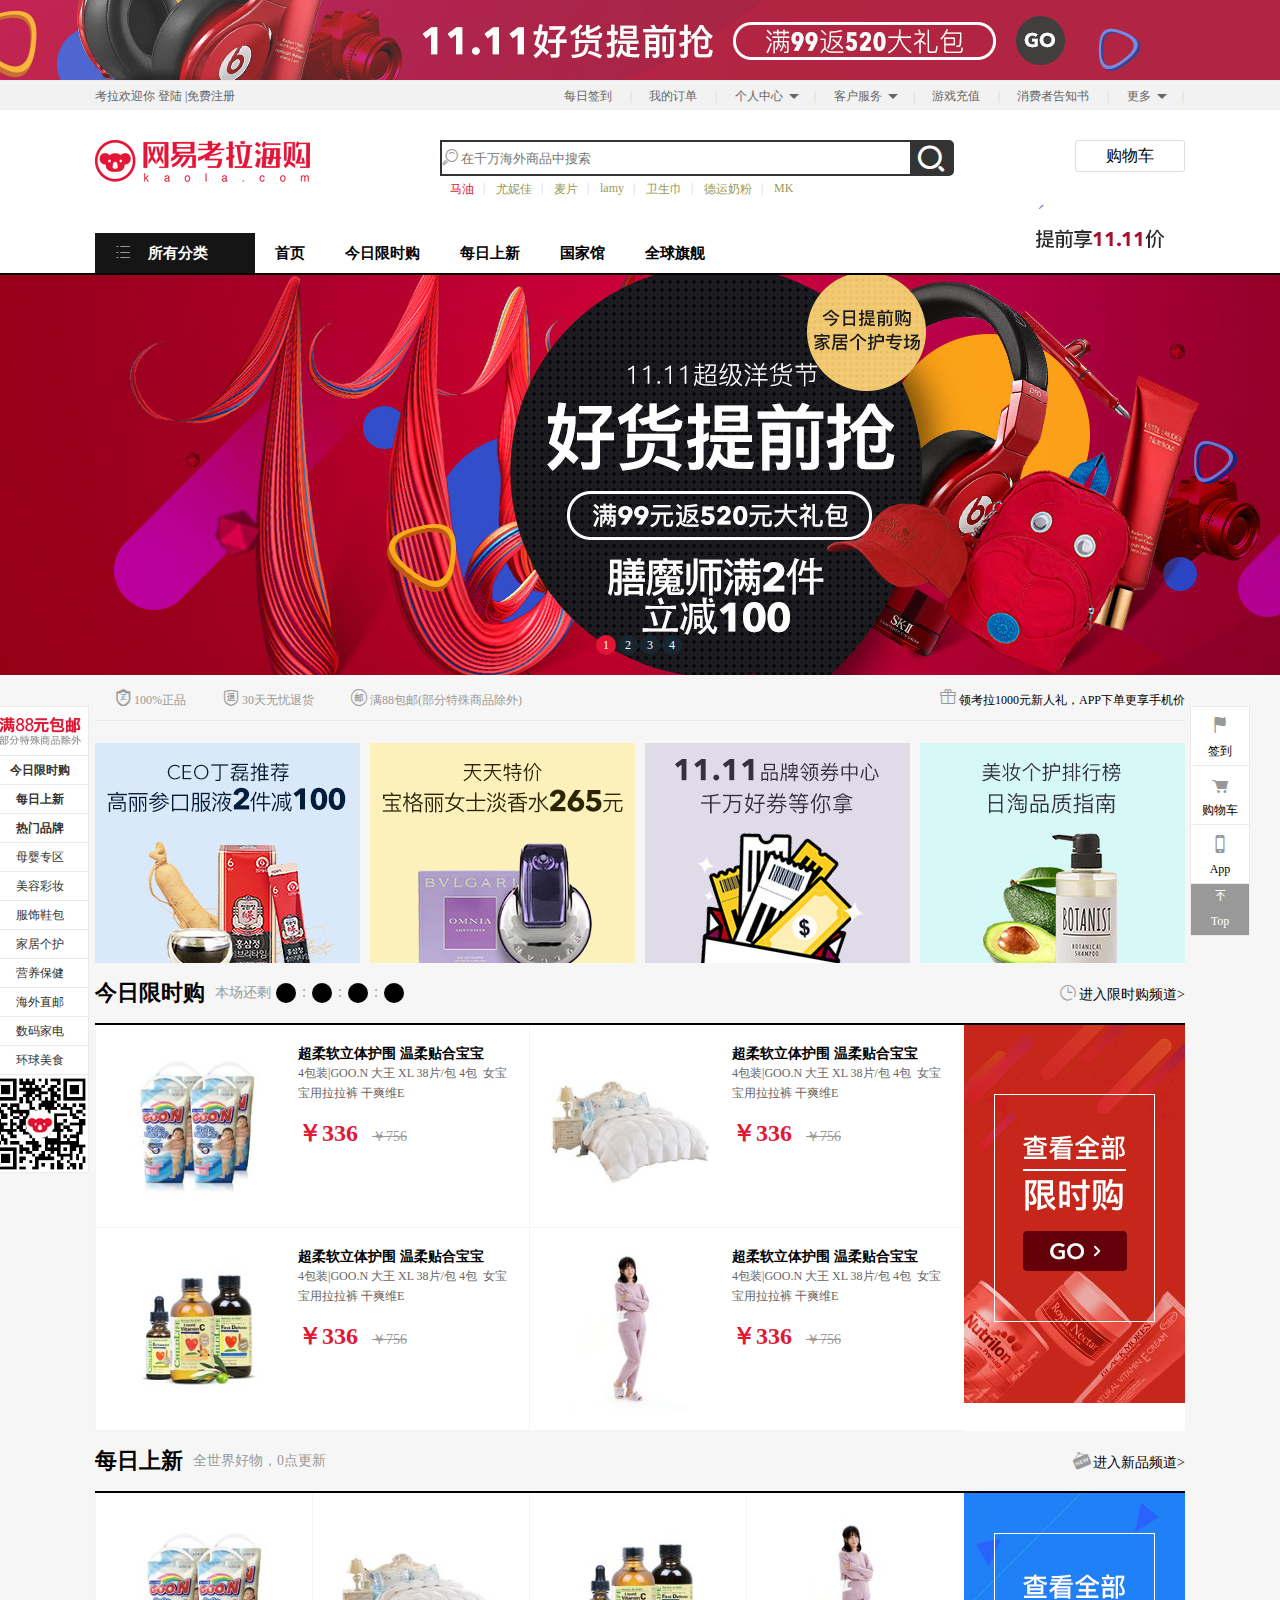
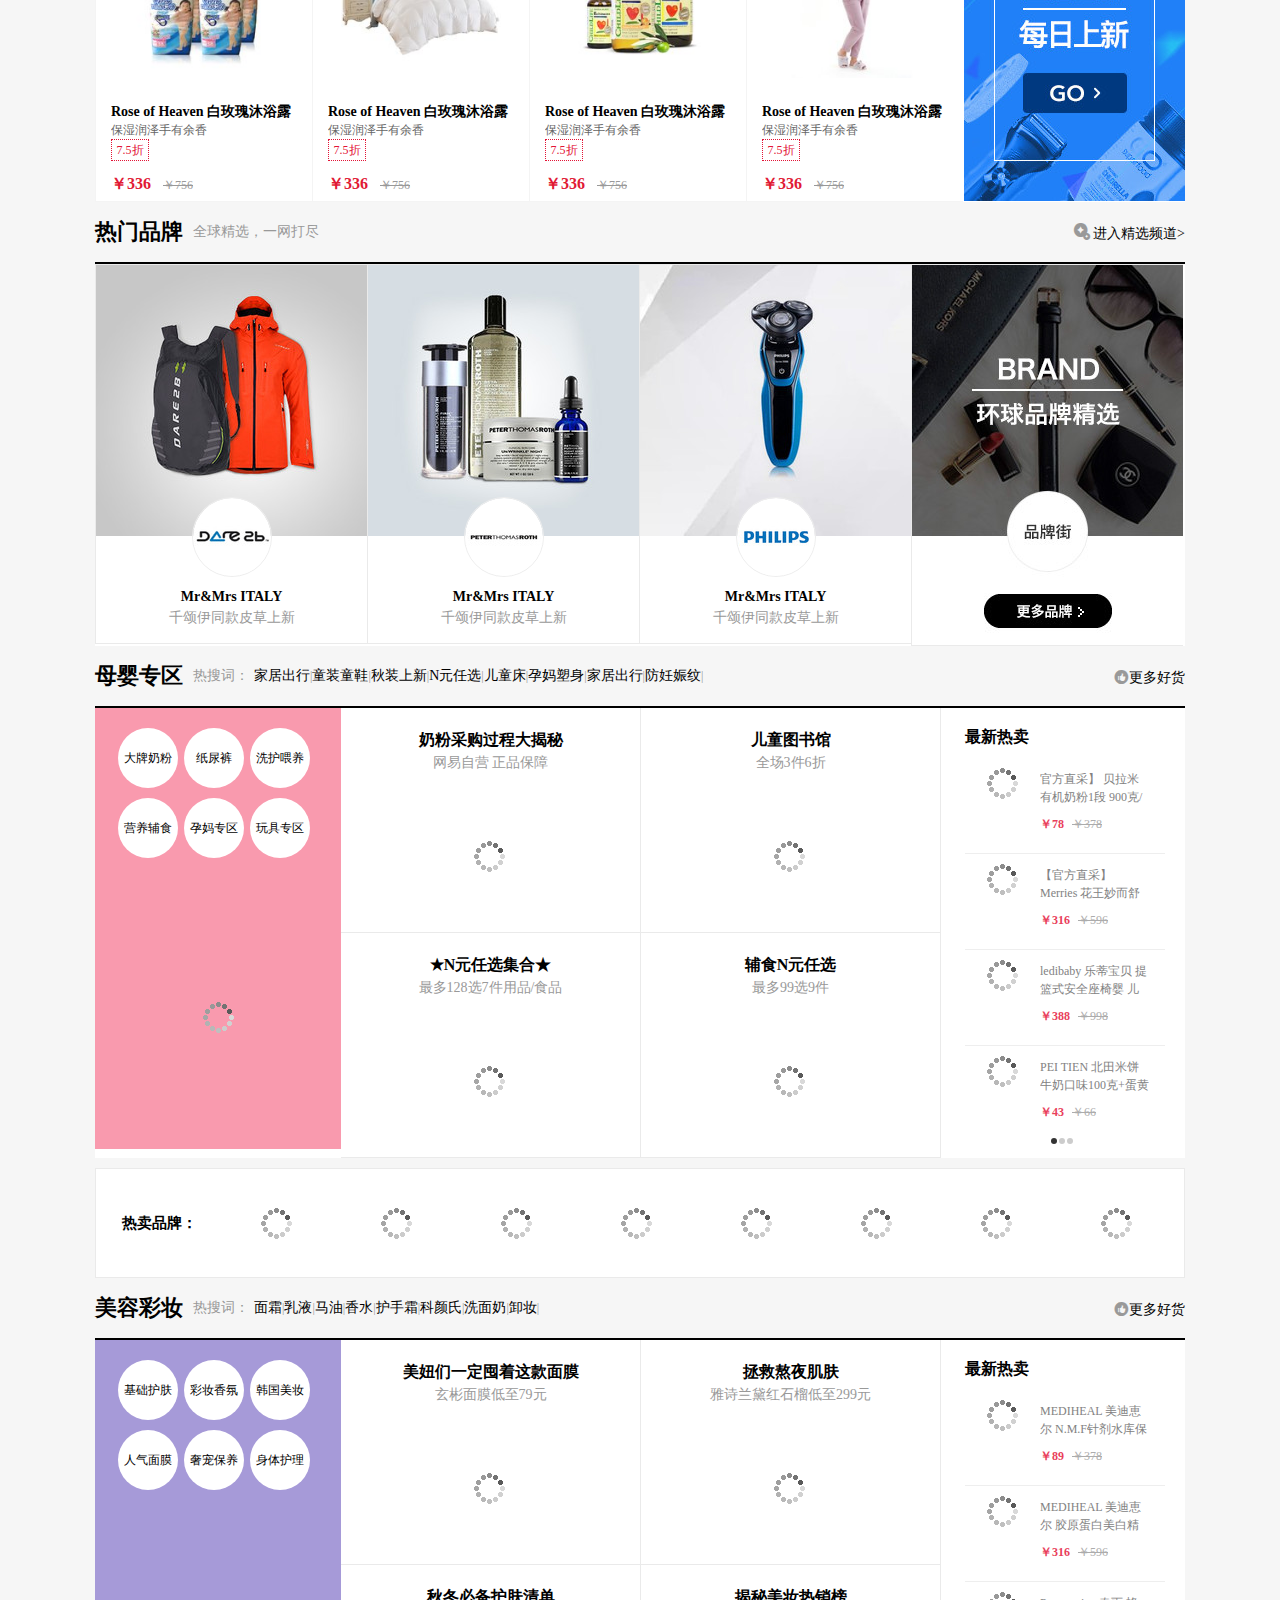
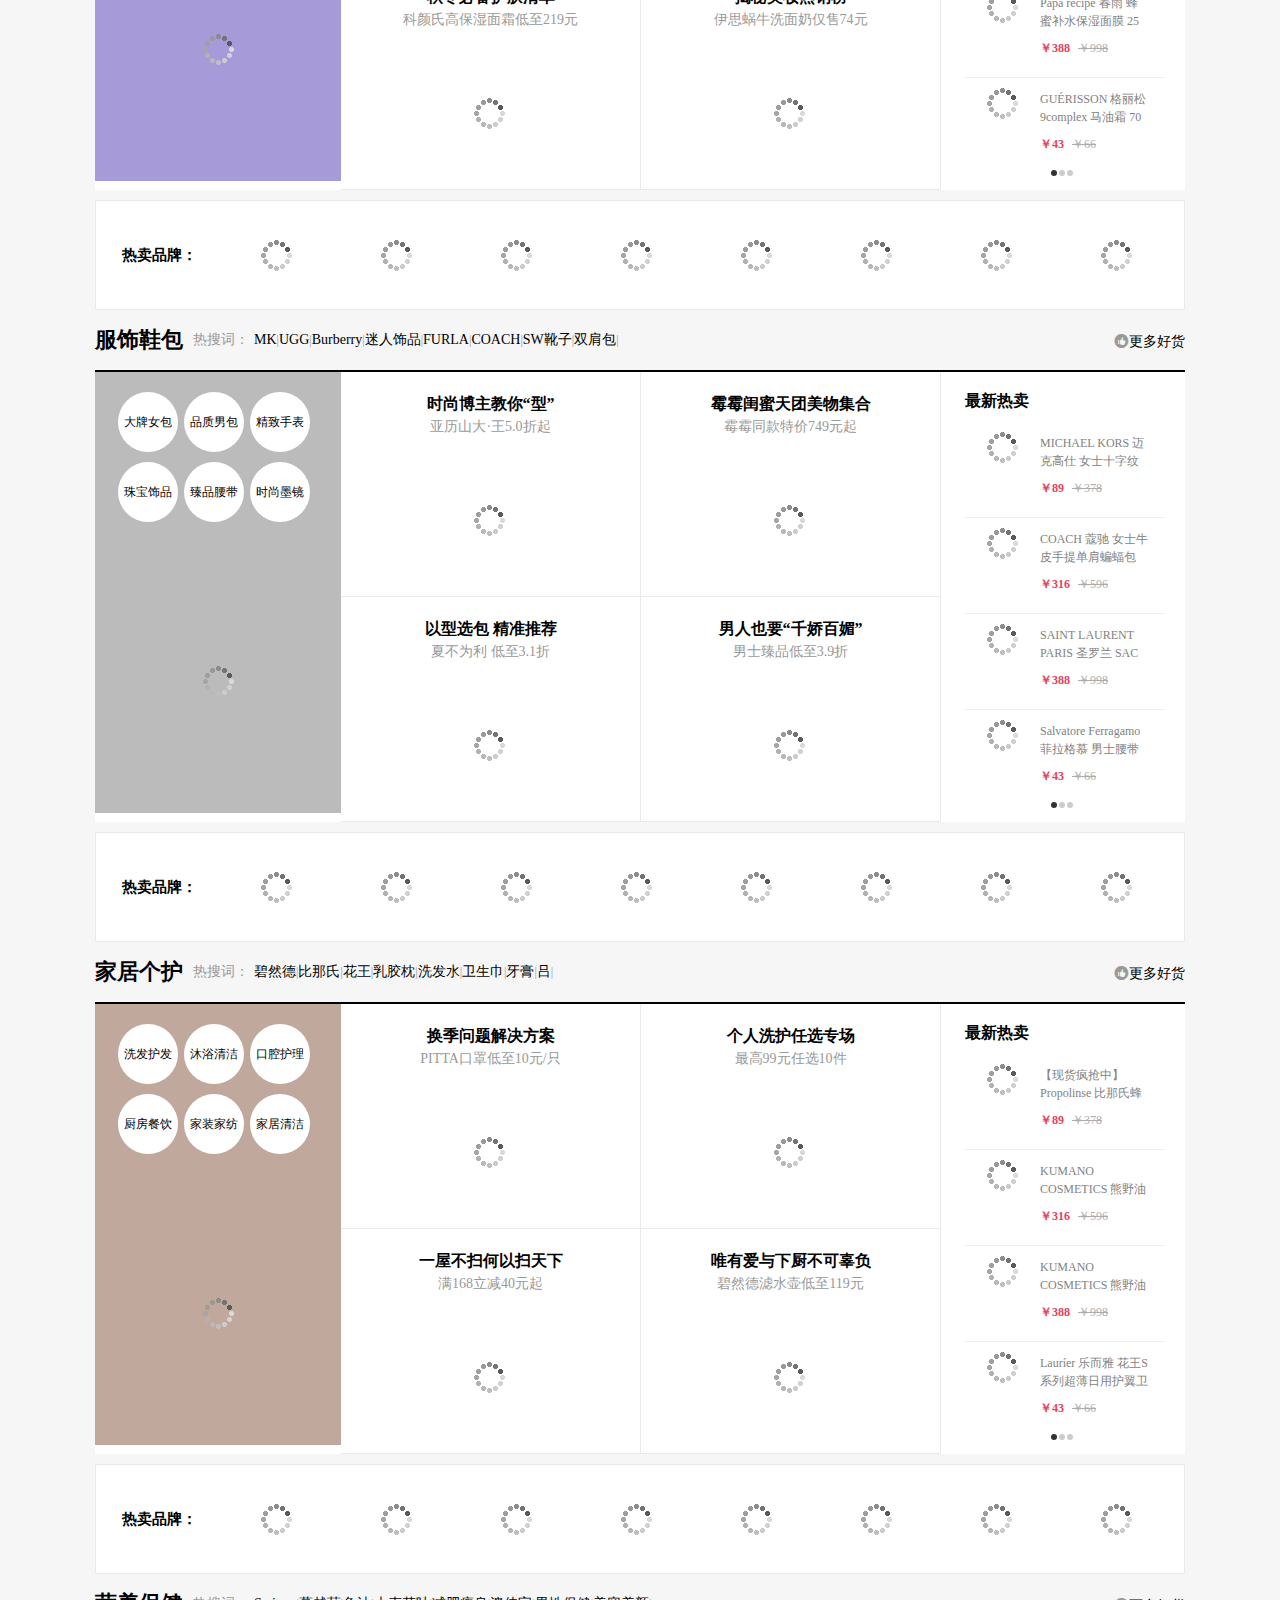
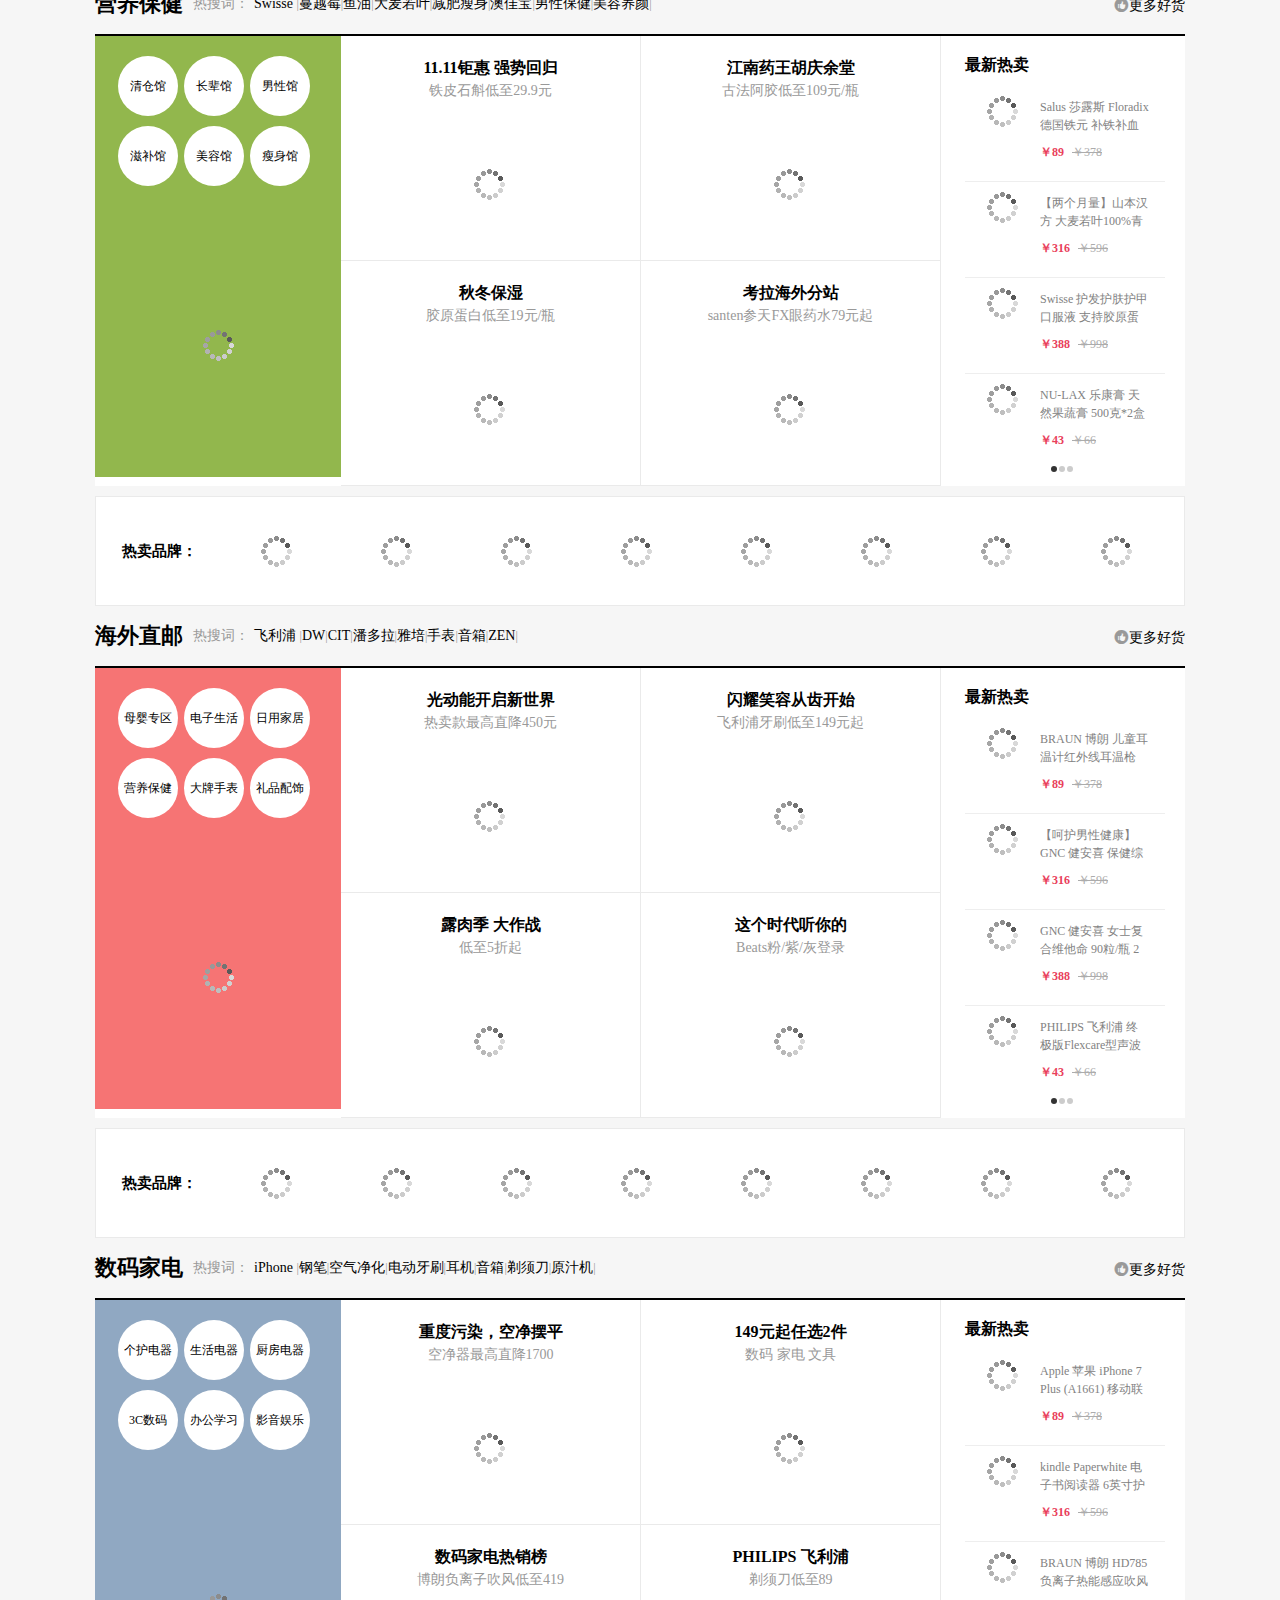
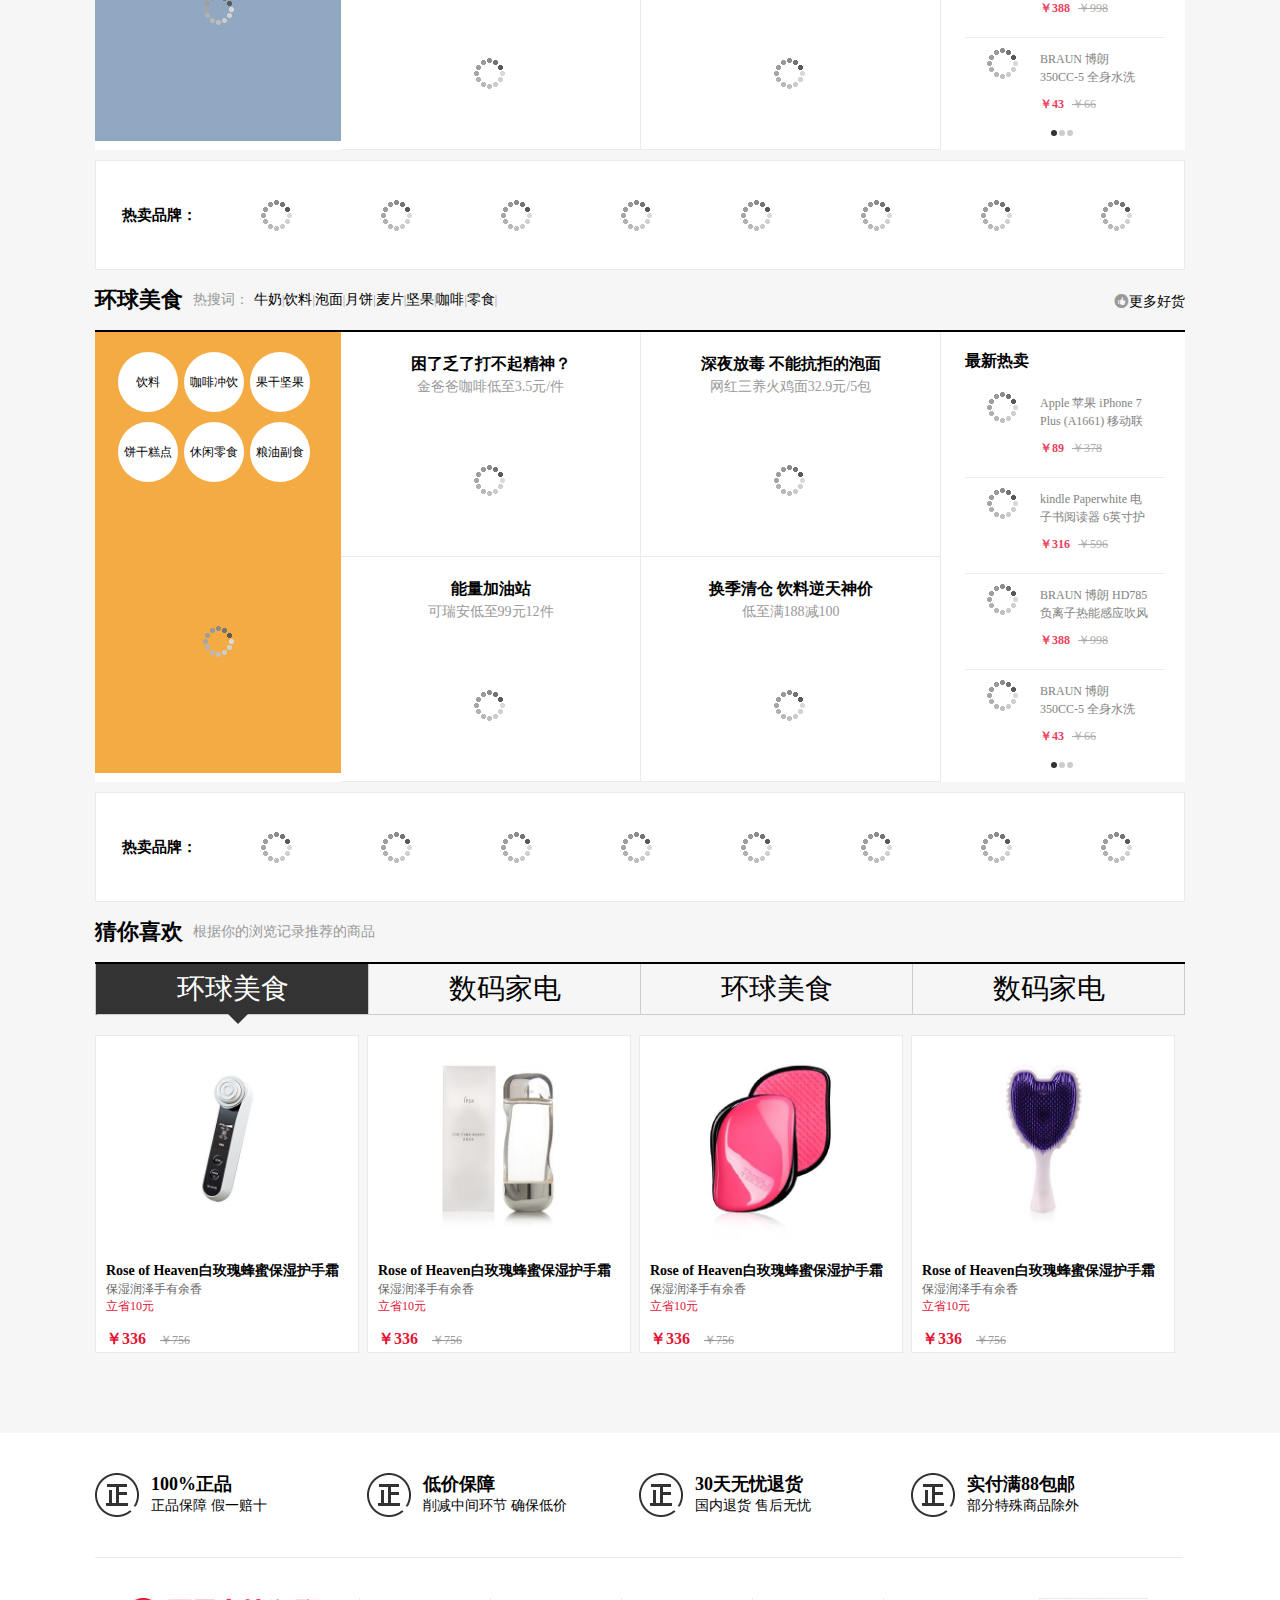
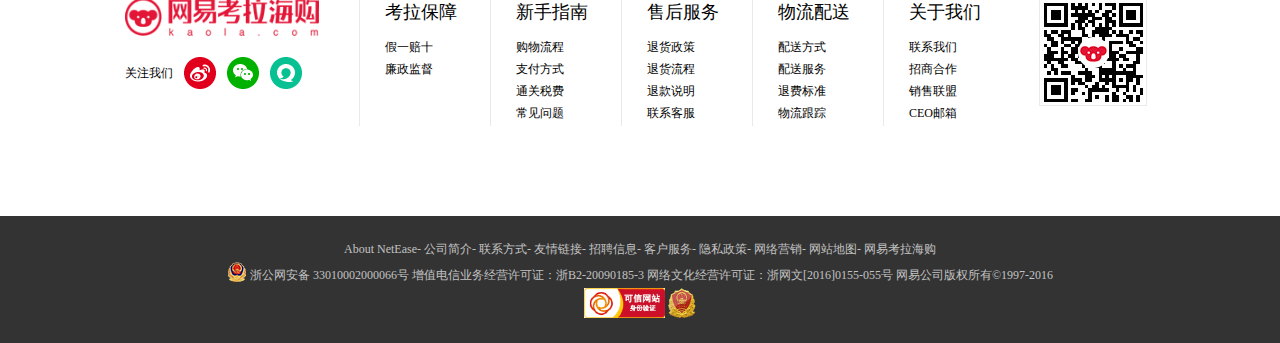
<file: index.html>
<!DOCTYPE html>
<html lang="en">
<head>
	<meta charset="UTF-8">
	<title>网易考拉海购-网易旗下_正品低价_海外直采_海外直邮</title>
	<link rel="stylesheet" type="text/css" href="css/basic.css">
	<meta name="keywords" content="网易考拉海购，海淘，跨境购，代购，进口，跨境电商，海外直邮" >
	<meta name="description" content="网易考拉海购-网易旗下_正品低价_海外直采_海外直邮.网易考拉是国内领先的跨境购物商城，轻松购遍海外进口母婴，进口美食 ，进口美妆、进口电子数码，更多产品正陆续推出。网易考拉海购-安全、放心的跨境购物网站，官方认证，正品保证。">
	<meta name="renderer" content="webkit">   <!-- content的取值为webkit，ie-comp，ie-stand之一，区分大小写，分别代表用极速模式，兼容模式，IE模式打开。 -->
	<link rel="icon" href="img/kaola.ico">
</head>
<body>
<!-- Top -->
	<div id="top">
		<a href="javascript:;">
			<img src="img/top.jpg" alt="logo">
		</a>
	</div>
<!-- End Top -->

<!-- Head -->
	<div id="head">
		<div class="head_wrap center">
			<div class="head_L">
				<a href="javascript:;">考拉欢迎你</a>
				<a href="javascript:;">登陆</a>
				<a href="javascript:;">|免费注册</a>
			</div>
			<ul class="head_R">
				<li><a href="javascript:;">每日签到</a></li>
				<li class="sep">|</li>
				<li><a href="javascript:;">我的订单</a></li>
				<li class="sep">|</li>
				<li>
					<div class="menu">
						<a href="javascript:;">个人中心<em></em></a>
						<div class="drop_menu">
							<ul>
								<li><a href="javascript:;">我的优惠券</a></li>
								<li class="udl"><a href="javascript:;">我的卡拉豆</a></li>
								<li><a href="javascript:;">账户安全</a></li>
								<li class="udl"><a href="javascript:;">我的实名认证</a></li>
								<li><a href="javascript:;">我的收藏商品</a></li>
							</ul>
						</div>
					</div>
				</li>
				<li class="sep">|</li>
				<li>
					<div class="menu">
						<a href="javascript:;">客户服务<em></em></a>
						<div class="drop_menu">
							<ul>
								<li>
									<a href="javascript:;">
										<i class="iconfont">&#xe60d;</i>
										联系客服
									</a>
								</li>
								<li class="udl">
									<a href="javascript:;">
										<i class="iconfont">&#xe60c;</i>
										客户服务
									</a>
								</li>
								<li>
									<a href="javascript:;">
										<i class="iconfont">&#xe601;</i>
										帮助中心
									</a>
								</li>
							</ul>
						</div>
					</div>
				</li>
				<li class="sep">|</li>
				<li><a href="javascript:;">游戏充值</a></li>
				<li class="sep">|</li>
				<li><a href="javascript:;">消费者告知书</a></li>
				<li class="sep">|</li>
				<li>
					<div class="menu">
						<a href="javascript:;">更多<em></em></a>
						<div class="drop_menu">
							<ul>
								<li><a href="javascript:;">收藏本站</a></li>
								<li class="udl"><a href="javascript:;">新浪微博</a></li>
								<li><a href="javascript:;">微信公众号</a></li>
								<li class="udl"><a href="javascript:;">易信公众号</a></li>
								<li><a href="javascript:;">招商合作</a></li>
								<li><a href="javascript:;">考拉招聘</a></li>

							</ul>
						</div>
					</div>
				</li>
				<li class="sep">|</li>
			</ul>
		</div>
	</div>
<!-- End Head -->

<!-- Search -->
	<div id="search_fixed">
		<div class="search center clear">
			<div class="logo fl">
				<img src="img/logo1.png" alt="网易考拉" />
			</div>
			<form class="search_form clear fl">
				<div class="search_input">
					<i class="iconfont">&#xe674;</i>
					<input type="text" name="search" placeholder="在千万海外商品中搜索" id="search_text" />
					<button type="submit" id="search_btn">
						<i class="iconfont font">&#xe606;</i>
					</button>
				</div>
			</form>	
		</div>
	</div>
	<div class="search_wrap">
		<div class="search center clear">
			<div class="logo fl">
				<img src="img/logo1.png" alt="网易考拉" />
			</div>
			<form class="search_form clear fl">
				<div class="search_input">
					<i class="iconfont">&#xe674;</i>
					<input type="text" name="search" placeholder="在千万海外商品中搜索" id="search_text" />
					<button type="submit" id="search_btn">
						<i class="iconfont font">&#xe606;</i>
					</button>
				</div>
				
				<ul class="search_word fl">
					<li><a href="javascript:;" class="font_color">马油</a></li>
					<li class="sep">|</li>
					<li><a href="javascript:;">尤妮佳</a></li>
					<li class="sep">|</li>
					<li><a href="javascript:;">麦片</a></li>
					<li class="sep">|</li>
					<li><a href="javascript:;">lamy</a></li>
					<li class="sep">|</li>
					<li><a href="javascript:;">卫生巾</a></li>
					<li class="sep">|</li>
					<li><a href="javascript:;">德运奶粉</a></li>
					<li class="sep">|</li>
					<li><a href="javascript:;">MK</a></li>
				</ul>
			</form>
			<div id="shopping_cart" class="fr">
				<a href="javascript:;">购物车</a>
			</div>
		</div>
	</div>
<!-- End Search --> 

<!-- Nav -->
	<div class="nav_wrap ">
		<div class="nav center clear">
			<div class="nav_list_wrap fl">
				<i class="iconfont">&#xe6af;</i>
				<span id="span">
					所有分类
					<ul class="nav_list">
						<li>
							<p>
								<span class="span1">
									<i class="iconfont icon_size">&#xe631;</i>
								</span>
								<span class="span2">母婴儿童</span>
								<span>></span>
							</p>
						</li>
						<li>
							<p>
								<span class="span1">
									<i class="iconfont icon_size">&#xe603;</i>
								</span>
								<span class="span2">美容彩妆</span>
								<span>></span>
							</p>
						</li>
						<li>
							<p>
								<span class="span1">
									<i class="iconfont icon_size">&#xe60b;</i>
								</span>
								<span class="span2">服饰鞋包</span>
								<span>></span>
							</p>
						</li>
						<li>
							<p>
								<span class="span1">
									<i class="iconfont icon_size">&#xe684;</i>
								</span>
								<span class="span2">家居生活</span>
								<span>></span>
							</p>
						</li>
						<li>
							<p>
								<span class="span1">
									<i class="iconfont icon_size">&#xe611;</i>
								</span>
								<span class="span2">营养保健</span>
								<span>></span>
							</p>
						</li>
						<li>
							<p>
								<span class="span1">
									<i class="iconfont icon_size">&#xe733;</i>
								</span>
								<span class="span2">海外直邮</span>
								<span>></span>
							</p>
						</li>
						<li>
							<p>
								<span class="span1">
									<i class="iconfont icon_size">&#xe701;</i>
								</span>
								<span class="span2">数码家电</span>
								<span>></span>
							</p>
						</li>
						<li>
							<p>
								<span class="span1">
									<i class="iconfont icon_size">&#xe64c;</i>
								</span>
								<span class="span2">环球美食</span>
								<span>></span>
							</p>
						</li>
						<li>
							<p>
								<span class="span1">
									<i class="iconfont icon_size">&#xe608;</i>
								</span>
								<span class="span2">运动户外</span>
								<span>></span>
							</p>
						</li>
						<li>
							<p>
								<span class="span1">
									<i class="iconfont icon_size">&#xe615;</i>
								</span>
								<span class="span2">水果生鲜</span>
								<span>></span>
							</p>
						</li>
					</ul>
				</span>
			</div>
			<div class="nav_mid fl">
				<ul>
					<li><a href="javascript:;">首页</a></li>
					<li><a href="javascript:;">今日限时购</a></li>
					<li><a href="javascript:;">每日上新</a></li>
					<li><a href="javascript:;">国家馆</a></li>
					<li><a href="javascript:;">全球旗舰</a></li>
				</ul>
			</div>
			<div class="nav_ad">
				<img src="img/hao.gif" alt='广告'>
			</div>
		</div>
	</div>
<!-- End Nav -->
<!-- Banner -->
	<div id="banner">
		<div class="banner_pic">
			<ul id="show_pic">
				<li class='show' style="opacity:1;filter:alpha(opacity=100);">
					<a href="http://baidu.com/" target='_blank'>
						<img src="img/banner_1.jpg">
					</a>
				</li>
				<li class='show'>
					<a href="http://baidu.com/" target='_blank'>
						<img src="img/banner_2.jpg">
					</a>
				</li>
				<li class='show'>
					<a href="http://baidu.com/" target='_blank'>
						<img src="img/banner_3.jpg">
					</a>
				</li>
				<li class='show'>
					<a href="http://baidu.com/" target='_blank'>
						<img src="img/banner_4.jpg">
					</a>
				</li>
			</ul>
		</div>		
		<div class="banner_mid">
			<div>
				<a href='javascript:;' id="prev" class="banner_btn"></a>
				<a href='javascript:;' id="next" class="banner_btn"></a>
			</div>
		</div>
		<ul class="banner_nav">
			<li class="indexOn">1</li>
			<li>2</li>
			<li>3</li>
			<li>4</li>
		</ul>
	</div>
	<div class="banner_bottom center">
		<div class="banner_bottom_left fl">
			<a href="javascript:;">
				<i class="iconfont">&#xe612;</i>
				100%正品
			</a>
			<a href="javascript:;">
				<i class="iconfont">&#xe60f;</i>
				30天无忧退货
			</a>
			<a href="javascript:;">
				<i class="iconfont">&#xe60e;</i>
				满88包邮(部分特殊商品除外)
			</a>
		</div>
		<div class="banner_bottom_right fr">
			<a href="javascript:;">
				<i class="iconfont">&#xe643;</i>
				领考拉1000元新人礼，APP下单更享手机价
			</a>
		</div>
	</div>
<!-- End Banner -->

<!-- Ad -->
	<div class="ad_wrap center">
		<ul class="ad_list">
			<li>
				<a href="javascript:;">
					<img src="img/b1.jpg" />
				</a>
			</li>
			<li>
				<a href="javascript:;">
					<img src="img/b2.jpg" />
				</a>
			</li>
			<li>
				<a href="javascript:;">
					<img src="img/b3.jpg" />
				</a>
			</li>
			<li>
				<a href="javascript:;">
					<img src="img/b4.jpg" />
				</a>
			</li>
		</ul>
	</div>
<!-- End Ad -->
<!-- Main -->
	<div id="main">
		<article>
		<!-- Limit -->
			<div class="module_wrap" >
				<div class="module_head center">
					<div class='module_head_l fl'>
						<h2>今日限时购</h2>
						<dl class="fl" id='time'>
							<dt class="fl">本场还剩</dt>
							<dd class="timer"></dd>
							<dd class="iconfont">&#xe6be;</dd>
							<dd class="timer"></dd>
							<dd class="iconfont">&#xe6be;</dd>
							<dd class="timer"></dd>
							<dd class="iconfont">&#xe6be;</dd>
							<dd class="timer"></dd>
						</dl>
					</div>
					<div class="module_head_r fr">
						<a href="javascript:;">
							<i class="iconfont">&#xe787;</i>
							进入限时购频道>
						</a>
					</div>
				</div>
				<div class="module_content center clear">
					<div class="module_limit_l fl">
						<ul class="fl" id="limit_list">
							<li>
								<a href="javascript:;" class="fl">
									<div class="module_limit_pic fl">
										<img src="img/xs1.jpg" class='module_limit_img' alt="纸尿裤" />
									</div>
									<div class="module_limit_text fl">
										<h3>超柔软立体护围 温柔贴合宝宝</h3>
										<p class="describe">4包装|GOO.N 大王 XL 38片/包 4包&nbsp; 
											女宝宝用拉拉裤 干爽维E</p>
										<p class="price">
											￥336
											<span>￥756</span>
										</p>
									</div>
								</a>
							</li>
							<li>
								<a href="javascript:;" class="fl">
									<div class="module_limit_pic fl">
										<img src="img/xs2.jpg" class='module_limit_img' alt="床" />
									</div>
									<div class="module_limit_text fl">
										<h3>超柔软立体护围 温柔贴合宝宝</h3>
										<p class="describe">4包装|GOO.N 大王 XL 38片/包 4包&nbsp; 
										女宝宝用拉拉裤 干爽维E</p>
										<p class="price">
											￥336
											<span>￥756</span>
										</p>
									</div>
								</a>
							</li>
							<li>
								<a href="javascript:;" class="fl">
									<div class="module_limit_pic fl">
										<img src="img/xs3.jpg" class='module_limit_img' alt="维生素C" />
									</div>
									<div class="module_limit_text fl">
										<h3>超柔软立体护围 温柔贴合宝宝</h3>
										<p class="describe">4包装|GOO.N 大王 XL 38片/包 4包&nbsp;
										女宝宝用拉拉裤 干爽维E</p>
										<p class="price">
											￥336
											<span>￥756</span>
										</p>
									</div>
								</a>
							</li>
							<li>
								<a href="javascript:;" class="fl">
									<div class="module_limit_pic fl">
										<img src="img/xs4.jpg" class='module_limit_img' alt="内衣" />
									</div>
									<div class="module_limit_text fl">
										<h3>超柔软立体护围 温柔贴合宝宝</h3>
										<p class="describe">4包装|GOO.N 大王 XL 38片/包 4包&nbsp;
										女宝宝用拉拉裤 干爽维E</p>
										<p class="price">
											￥336
											<span>￥756</span>
										</p>
									</div>
								</a>
							</li>
						</ul>
					</div>
					<div class="module_content_r fl">
						<a href="javascript:;">
							<img src="img/xs5.jpg" alt='考拉'>
						</a>
					</div>
				</div>
			</div>
		<!-- End Limit -->
		<!-- daily -->
			<div class="module_wrap">
				<div class="module_head center">
					<div class='module_head_l fl'>
						<h2>每日上新</h2>
						<dl class="fl">
							<dt class="fl">全世界好物，0点更新</dt>
						</dl>
					</div>
					<div class="module_head_r fr">
						<a href="javascript:;">
							<i class="iconfont">&#xe600;</i>
							进入新品频道>
						</a>
					</div>
				</div>
				<div class="module_content center clear">
					<div class="module_daily_l fl">
						<ul class="fl" id="daily_list">
							<li>
								<a href="javascript:;" class="fl">
									<div class="module_daily_pic fl">
										<img src="img/xs1.jpg" class='module_daily_img' alt="纸尿裤" />
									</div>
									<div class="module_daily_text fl">
										<h3>Rose of Heaven 白玫瑰沐浴露</h3>
										<p>保湿润泽手有余香</p>
										<span class="discount">7.5折</span>
										<p class="cost">
											￥336
											<span>￥756</span>
										</p>
									</div>
								</a>
							</li>
							<li>
								<a href="javascript:;" class="fl">
									<div class="module_daily_pic fl">
										<img src="img/xs2.jpg" class='module_daily_img' alt="纸尿裤" />
									</div>
									<div class="module_daily_text fl">
										<h3>Rose of Heaven 白玫瑰沐浴露</h3>
										<p>保湿润泽手有余香</p>
										<span class="discount">7.5折</span>
										<p class="cost">
											￥336
											<span>￥756</span>
										</p>
									</div>
								</a>
							</li>
							<li>
								<a href="javascript:;" class="fl">
									<div class="module_daily_pic fl">
										<img src="img/xs3.jpg" class='module_daily_img' alt="纸尿裤" />
									</div>
									<div class="module_daily_text fl">
										<h3>Rose of Heaven 白玫瑰沐浴露</h3>
										<p>保湿润泽手有余香</p>
										<span class="discount">7.5折</span>
										<p class="cost">
											￥336
											<span>￥756</span>
										</p>
									</div>
								</a>
							</li>
							<li>
								<a href="javascript:;" class="fl">
									<div class="module_daily_pic fl">
										<img src="img/xs4.jpg" class='module_daily_img' alt="纸尿裤" />
									</div>
									<div class="module_daily_text fl">
										<h3>Rose of Heaven 白玫瑰沐浴露</h3>
										<p>保湿润泽手有余香</p>
										<span class="discount">7.5折</span>
										<p class="cost">
											￥336
											<span>￥756</span>
										</p>
									</div>
								</a>
							</li>
						</ul>
					</div>
					<div class="module_content_r fl">
						<a href="javascript:;">
							<img src="img/x5.jpg" alt='考拉'>
						</a>
					</div>
				</div>
			</div>
		<!-- End Daily -->
		<!-- Brand -->
			<div class="module_wrap">
				<div class="module_head center">
					<div class='module_head_l fl'>
						<h2>热门品牌</h2>
						<dl class="fl">
							<dt class="fl">全球精选，一网打尽</dt>
						</dl>
					</div>
					<div class="module_head_r fr">
						<a href="javascript:;">
							<i class="iconfont">&#xe621;</i>
							进入精选频道>
						</a>
					</div>
				</div>
				<div class="module_content center">
					<div class="module_brand clear">
						<ul class="fl">
							<li>
								<a href="javascript:;">
									<div class="module_brand_pic">
										<img src="img/r1.jpg" alt="纸尿裤" />
										<span>
											<img src="img/r1_i.jpg" alt="logo">
										</span>
									</div>
									<div class="module_brand_text">
										<h3>Mr&Mrs ITALY</h3>
										<p>千颂伊同款皮草上新</p>
									</div>
								</a>
							</li>
							<li>
								<a href="javascript:;">
									<div class="module_brand_pic">
										<img src="img/r2.jpg" alt="纸尿裤" />
										<span>
											<img src="img/r2_i.jpg" alt="logo">
										</span>
									</div>
									<div class="module_brand_text">
										<h3>Mr&Mrs ITALY</h3>
										<p>千颂伊同款皮草上新</p>
									</div>
								</a>
							</li>
							<li>
								<a href="javascript:;">
									<div class="module_brand_pic">
										<img src="img/r3.jpg" alt="纸尿裤" />
										<span>
											<img src="img/r3_i.jpg" alt="logo">
										</span>
									</div>
									<div class="module_brand_text">
										<h3>Mr&Mrs ITALY</h3>
										<p>千颂伊同款皮草上新</p>
									</div>
								</a>
							</li>
							<li>
								<a href="javascript:;">
									<img src="img/r4.jpg" alt="纸尿裤" />
								</a>
							</li>
						</ul>
					</div>
				</div>
			</div>
		<!-- End Brand -->
		<div id="connector">
			<!-- M&C母婴 -->
				<!-- <div class="module_wrap">
					<div class="module_head center">
						<div class='module_head_l fl'>
							<h2>母婴专区</h2>
							<dl class="fl">
								<dt class="fl">热搜词：</dt>
								<dd><a href="javascript:;">家居出行</a><span>|</span></dd>
								<dd><a href="javascript:;">童装童鞋</a><span>|</span></dd>
								<dd><a href="javascript:;">秋装上新</a><span>|</span></dd>
								<dd><a href="javascript:;">N元任选</a><span>|</span></dd>
								<dd><a href="javascript:;">儿童床</a><span>|</span></dd>
								<dd><a href="javascript:;">孕妈塑身</a><span>|</span></dd>
								<dd><a href="javascript:;">家居出行</a><span>|</span></dd>
								<dd><a href="javascript:;">防妊娠纹</a><span>|</span></dd>
							</dl>
						</div>
						<div class="module_head_r fr">
							<a href="javascript:;">
								<i class="iconfont">&#xe616;</i>
								更多好货>
							</a>
						</div>
					</div>
					<div class="module_content center clear">
						<div class="module_mc_left fl">
							<ul>
								<li><a href="javascript:;">大牌奶粉</a></li>
								<li><a href="javascript:;">纸尿裤</a></li>
								<li><a href="javascript:;">洗护喂养</a></li>
								<li><a href="javascript:;">营养辅食</a></li>
								<li><a href="javascript:;">孕妈专区</a></li>
								<li><a href="javascript:;">玩具专区</a></li>
							</ul>
							<div class="fl">
								<a href="javascript:;"><img src="img/my_l1.jpg"></a>
							</div>
						</div>
						<div class="module_mc_mid fl">
							<ul>
								<li>
									<a href="javascript:;">
										<div class="module_mc_text">
											<h3>奶粉采购过程大揭秘</h3>
											<p>网易自营 正品保障</p>
										</div>
										<div class="module_mc_pic">
											<img src="img/my1.jpg" alt="奶粉" >
										</div>
									</a>
								</li>
								<li>
									<a href="javascript:;">
										<div class="module_mc_text">
											<h3>儿童图书馆</h3>
											<p>全场3件6折</p>
										</div>
										<div class="module_mc_pic">
											<img src="img/my2.jpg" alt="奶粉" >
										</div>
									</a>
								</li>
								<li>
									<a href="javascript:;">
										<div class="module_mc_text">
											<h3>★N元任选集合★</h3>
											<p>最多128选7件用品/食品</p>
										</div>
										<div class="module_mc_pic">
											<img src="img/my3.jpg" alt="奶粉" >
										</div>
									</a>
								</li>
								<li>
									<a href="javascript:;">
										<div class="module_mc_text">
											<h3>辅食N元任选</h3>
											<p>最多99选9件</p>
										</div>
										<div class="module_mc_pic">
											<img src="img/my4.jpg" alt="奶粉" >
										</div>
									</a>
								</li>
							</ul>
						</div>
						<div class="module_mc_right">
							<h3>最新热卖</h3>
							<ul class="module_mc_right_list">
								<li class="init">
									<a href="javascript:;">
										<div class="my_img">
											<img src="img/my_r1.jpg" alt="【官方直采】 贝拉米 有机奶粉1段 900克/罐 3罐装">
										</div>
										<div class="my_p">
											<p class="my_p1">【官方直采】 贝拉米 有机奶粉1段 900克/罐 3罐装</p>
											<p class="my_p2">￥78<span>￥378</span></p>
										</div>
									</a>
									<a href="javascript:;">
										<div class="my_img">
											<img src="img/my_r2.jpg" alt="【官方直采】Merries 花王妙而舒 NB 90片/包 4包装 纸尿裤/尿不湿">
										</div>
										<div class="my_p">
											<p class="my_p1">【官方直采】Merries 花王妙而舒 NB 90片/包 4包装 纸尿裤/尿不湿</p>
											<p class="my_p2">￥316<span>￥596</span></p>
										</div>
									</a>
									<a href="javascript:;">
										<div class="my_img">
											<img src="img/my_r3.jpg" alt=" ledibaby 乐蒂宝贝 提篮式安全座椅婴 儿提篮摇篮睡篮 美国队长 3C">
										</div>
										<div class="my_p">
											<p class="my_p1"> ledibaby 乐蒂宝贝 提篮式安全座椅婴 儿提篮摇篮睡篮 美国队长 3C</p>
											<p class="my_p2">￥388<span>￥998</span></p>
										</div>
									</a>
									<a href="javascript:;">
										<div class="my_img">
											<img src="img/my_r4.jpg" alt=" PEI TIEN 北田米饼 牛奶口味100克+蛋黄口味100克+香蕉牛奶100克">
										</div>
										<div class="my_p">
											<p class="my_p1"> PEI TIEN 北田米饼 牛奶口味100克+蛋黄口味100克+香蕉牛奶100克</p>
											<p class="my_p2">￥43<span>￥66</span></p>
										</div>
									</a>
								</li>
								<li>
									<a href="javascript:;">
										<div class="my_img">
											<img src="img/my_r5.jpg" alt="【官方直采】 贝拉米 有机奶粉1段 900克/罐 3罐装">
										</div>
										<div class="my_p">
											<p class="my_p1">【官方直采】 贝拉米 有机奶粉1段 900克/罐 3罐装</p>
											<p class="my_p2">￥78<span>￥378</span></p>
										</div>
									</a>
									<a href="javascript:;">
										<div class="my_img">
											<img src="img/my_r6.jpg" alt="【官方直采】Merries 花王妙而舒 NB 90片/包 4包装 纸尿裤/尿不湿">
										</div>
										<div class="my_p">
											<p class="my_p1">【官方直采】Merries 花王妙而舒 NB 90片/包 4包装 纸尿裤/尿不湿</p>
											<p class="my_p2">￥316<span>￥596</span></p>
										</div>
									</a>
									<a href="javascript:;">
										<div class="my_img">
											<img src="img/my_r7.jpg" alt=" ledibaby 乐蒂宝贝 提篮式安全座椅婴 儿提篮摇篮睡篮 美国队长 3C">
										</div>
										<div class="my_p">
											<p class="my_p1"> ledibaby 乐蒂宝贝 提篮式安全座椅婴 儿提篮摇篮睡篮 美国队长 3C</p>
											<p class="my_p2">￥388<span>￥998</span></p>
										</div>
									</a>
									<a href="javascript:;">
										<div class="my_img">
											<img src="img/my_r8.jpg" alt=" PEI TIEN 北田米饼 牛奶口味100克+蛋黄口味100克+香蕉牛奶100克">
										</div>
										<div class="my_p">
											<p class="my_p1"> PEI TIEN 北田米饼 牛奶口味100克+蛋黄口味100克+香蕉牛奶100克</p>
											<p class="my_p2">￥43<span>￥66</span></p>
										</div>
									</a>
								</li>
								<li>
									<a href="javascript:;">
										<div class="my_img">
											<img src="img/my_r9.jpg" alt="【官方直采】 贝拉米 有机奶粉1段 900克/罐 3罐装">
										</div>
										<div class="my_p">
											<p class="my_p1">【官方直采】 贝拉米 有机奶粉1段 900克/罐 3罐装</p>
											<p class="my_p2">￥78<span>￥378</span></p>
										</div>
									</a>
									<a href="javascript:;">
										<div class="my_img">
											<img src="img/my_r10.jpg" alt="【官方直采】Merries 花王妙而舒 NB 90片/包 4包装 纸尿裤/尿不湿">
										</div>
										<div class="my_p">
											<p class="my_p1">【官方直采】Merries 花王妙而舒 NB 90片/包 4包装 纸尿裤/尿不湿</p>
											<p class="my_p2">￥316<span>￥596</span></p>
										</div>
									</a>
									<a href="javascript:;">
										<div class="my_img">
											<img src="img/my_r11.jpg" alt=" ledibaby 乐蒂宝贝 提篮式安全座椅婴 儿提篮摇篮睡篮 美国队长 3C">
										</div>
										<div class="my_p">
											<p class="my_p1"> ledibaby 乐蒂宝贝 提篮式安全座椅婴 儿提篮摇篮睡篮 美国队长 3C</p>
											<p class="my_p2">￥388<span>￥998</span></p>
										</div>
									</a>
									<a href="javascript:;">
										<div class="my_img">
											<img src="img/my_r12.jpg" alt=" PEI TIEN 北田米饼 牛奶口味100克+蛋黄口味100克+香蕉牛奶100克">
										</div>
										<div class="my_p">
											<p class="my_p1"> PEI TIEN 北田米饼 牛奶口味100克+蛋黄口味100克+香蕉牛奶100克</p>
											<p class="my_p2">￥43<span>￥66</span></p>
										</div>
									</a>
								</li>
							</ul>
							<ol class="module_mc_right_nav">
								<li class="hover"></li>
								<li></li>
								<li></li>
							</ol>
						</div>
					</div>
					<div class="module_foot clear">
						<dl>
							<dt>热卖品牌：</dt>
							<dd>
								<a href="javascript:;"><img src="img/rm1.jpg"></a>
							</dd>
							<dd>
								<a href="javascript:;"><img src="img/rm2.jpg"></a>
							</dd>
							<dd>
								<a href="javascript:;"><img src="img/rm3.jpg"></a>
							</dd>
							<dd>
								<a href="javascript:;"><img src="img/rm4.jpg"></a>
							</dd>
							<dd>
								<a href="javascript:;"><img src="img/rm5.jpg"></a>
							</dd>
							<dd>
								<a href="javascript:;"><img src="img/rm6.jpg"></a>
							</dd>
							<dd>
								<a href="javascript:;"><img src="img/rm7.jpg"></a>
							</dd>
							<dd>
								<a href="javascript:;"><img src="img/rm8.jpg"></a>
							</dd>
						</dl>
					</div>
				</div> -->
			<!-- End M&C -->
			<!-- Beauty -->
				<!-- <div class="module_wrap">
					<div class="module_head center">
						<div class='module_head_l fl'>
							<h2>美容彩妆</h2>
							<dl class="fl">
								<dt class="fl">热搜词：</dt>
								<dd><a href="javascript:;">面霜</a><span>|</span></dd>
								<dd><a href="javascript:;">乳液</a><span>|</span></dd>
								<dd><a href="javascript:;">马油</a><span>|</span></dd>
								<dd><a href="javascript:;">香水</a><span>|</span></dd>
								<dd><a href="javascript:;">护手霜</a><span>|</span></dd>
								<dd><a href="javascript:;">科颜氏</a><span>|</span></dd>
								<dd><a href="javascript:;">洗面奶</a><span>|</span></dd>
								<dd><a href="javascript:;">卸妆</a><span>|</span></dd>
							</dl>
						</div>
						<div class="module_head_r fr">
							<a href="javascript:;">
								<i class="iconfont">&#xe616;</i>
								更多好货>
							</a>
						</div>
					</div>
					<div class="module_content center clear">
						<div class="module_mc_left beauty fl">
							<ul>
								<li><a href="javascript:;">基础护肤</a></li>
								<li><a href="javascript:;">彩妆香氛</a></li>
								<li><a href="javascript:;">韩国美妆</a></li>
								<li><a href="javascript:;">人气面膜</a></li>
								<li><a href="javascript:;">奢宠保养</a></li>
								<li><a href="javascript:;">身体护理</a></li>
							</ul>
							<div class="fl">
								<a href="javascript:;"><img src="img/cz.jpg"></a>
							</div>
						</div>
						<div class="module_mc_mid fl">
							<ul>
								<li>
									<a href="javascript:;">
										<div class="module_mc_text">
											<h3>美妞们一定屯着这款面膜</h3>
											<p>玄彬面膜低至79元</p>
										</div>
										<div class="module_mc_pic">
											<img src="img/cz1.jpg" alt="奶粉" >
										</div>
									</a>
								</li>
								<li>
									<a href="javascript:;">
										<div class="module_mc_text">
											<h3>拯救熬夜肌肤</h3>
											<p>雅诗兰黛红石榴低至299元</p>
										</div>
										<div class="module_mc_pic">
											<img src="img/cz2.jpg" alt="奶粉" >
										</div>
									</a>
								</li>
								<li>
									<a href="javascript:;">
										<div class="module_mc_text">
											<h3>秋冬必备护肤清单</h3>
											<p>科颜氏高保湿面霜低至219元</p>
										</div>
										<div class="module_mc_pic">
											<img src="img/cz3.jpg" alt="奶粉" >
										</div>
									</a>
								</li>
								<li>
									<a href="javascript:;">
										<div class="module_mc_text">
											<h3>揭秘美妆热销榜</h3>
											<p>伊思蜗牛洗面奶仅售74元</p>
										</div>
										<div class="module_mc_pic">
											<img src="img/cz4.jpg" alt="奶粉" >
										</div>
									</a>
								</li>
							</ul>
						</div>
						<div class="module_mc_right">
							<h3>最新热卖</h3>
							<ul class="module_mc_right_list">
								<li class="init">
									<a href="javascript:;">
										<div class="my_img">
											<img src="img/cz_r1.jpg" alt="MEDIHEAL 美迪恵尔 N.M.F针剂水库保湿面膜 10片/盒 补水网红">
										</div>
										<div class="my_p">
											<p class="my_p1">MEDIHEAL 美迪恵尔 N.M.F针剂水库保湿面膜 10片/盒 补水网红</p>
											<p class="my_p2">￥78<span>￥378</span></p>
										</div>
									</a>
									<a href="javascript:;">
										<div class="my_img">
											<img src="img/cz_r2.jpg" alt="MEDIHEAL 美迪恵尔 胶原蛋白美白精华面膜组 2盒20片 ">
										</div>
										<div class="my_p">
											<p class="my_p1">MEDIHEAL 美迪恵尔 胶原蛋白美白精华面膜组 2盒20片 </p>
											<p class="my_p2">￥316<span>￥596</span></p>
										</div>
									</a>
									<a href="javascript:;">
										<div class="my_img">
											<img src="img/cz_r3.jpg" alt="Papa recipe 春雨 蜂蜜补水保湿面膜 25克/片 10片装 当红爆款">
										</div>
										<div class="my_p">
											<p class="my_p1">Papa recipe 春雨 蜂蜜补水保湿面膜 25克/片 10片装 当红爆款</p>
											<p class="my_p2">￥388<span>￥998</span></p>
										</div>
									</a>
									<a href="javascript:;">
										<div class="my_img">
											<img src="img/cz_r4.jpg" alt="GUÉRISSON 格丽松 9complex 马油霜 70克 淡斑去疤痕去痘印 ">
										</div>
										<div class="my_p">
											<p class="my_p1">GUÉRISSON 格丽松 9complex 马油霜 70克 淡斑去疤痕去痘印 </p>
											<p class="my_p2">￥43<span>￥66</span></p>
										</div>
									</a>
								</li>
								<li>
									<a href="javascript:;">
										<div class="my_img">
											<img src="img/cz_r5.jpg" alt="BIODERMA 贝德玛 舒妍温和保湿卸妆水 500毫升 粉水 中干皮肤用 ">
										</div>
										<div class="my_p">
											<p class="my_p1">BIODERMA 贝德玛 舒妍温和保湿卸妆水 500毫升 粉水 中干皮肤用 </p>
											<p class="my_p2">￥78<span>￥378</span></p>
										</div>
									</a>
									<a href="javascript:;">
										<div class="my_img">
											<img src="img/cz_r6.jpg" alt="Naturie imju 薏仁美白保湿防晒化妆水 500毫升 我是大美人强推 ">
										</div>
										<div class="my_p">
											<p class="my_p1">Naturie imju 薏仁美白保湿防晒化妆水 500毫升 我是大美人强推 </p>
											<p class="my_p2">￥316<span>￥596</span></p>
										</div>
									</a>
									<a href="javascript:;">
										<div class="my_img">
											<img src="img/cz_r7.jpg" alt="It S SKIN 伊思 晶钻美肌蜗牛修复洗面奶 150毫升 泡沫细腻不拔干">
										</div>
										<div class="my_p">
											<p class="my_p1">It S SKIN 伊思 晶钻美肌蜗牛修复洗面奶 150毫升 泡沫细腻不拔干</p>
											<p class="my_p2">￥388<span>￥998</span></p>
										</div>
									</a>
									<a href="javascript:;">
										<div class="my_img">
											<img src="img/cz_r8.jpg" alt="Avène 雅漾 舒护活泉水喷雾 300毫升 大喷 人手一只">
										</div>
										<div class="my_p">
											<p class="my_p1">Avène 雅漾 舒护活泉水喷雾 300毫升 大喷 人手一只</p>
											<p class="my_p2">￥43<span>￥66</span></p>
										</div>
									</a>
								</li>
								<li>
									<a href="javascript:;">
										<div class="my_img">
											<img src="img/cz_r9.jpg" alt="LOSHI 北海道马油面霜 220克 3罐装">
										</div>
										<div class="my_p">
											<p class="my_p1">LOSHI 北海道马油面霜 220克 3罐装</p>
											<p class="my_p2">￥78<span>￥378</span></p>
										</div>
									</a>
									<a href="javascript:;">
										<div class="my_img">
											<img src="img/cz_r10.jpg" alt="Dr. Ci:Labo 城野医生 卓效收敛化妆水 100毫升">
										</div>
										<div class="my_p">
											<p class="my_p1">Dr. Ci:Labo 城野医生 卓效收敛化妆水 100毫升</p>
											<p class="my_p2">￥316<span>￥596</span></p>
										</div>
									</a>
									<a href="javascript:;">
										<div class="my_img">
											<img src="img/cz_r11.jpg" alt="ALOVIVI 卸妆皇后四效合一卸妆水 500毫升 温和实惠">
										</div>
										<div class="my_p">
											<p class="my_p1">ALOVIVI 卸妆皇后四效合一卸妆水 500毫升 温和实惠</p>
											<p class="my_p2">￥388<span>￥998</span></p>
										</div>
									</a>
									<a href="javascript:;">
										<div class="my_img">
											<img src="img/cz_r12.jpg" alt="JAYJUN 补水保湿三部曲水光面膜 25毫升/片 10片装 当红热卖">
										</div>
										<div class="my_p">
											<p class="my_p1">JAYJUN 补水保湿三部曲水光面膜 25毫升/片 10片装 当红热卖</p>
											<p class="my_p2">￥43<span>￥66</span></p>
										</div>
									</a>
								</li>
							</ul>
							<ol class="module_mc_right_nav">
								<li class="hover"></li>
								<li></li>
								<li></li>
							</ol>
						</div>
					</div>
					<div class="module_foot clear">
						<dl>
							<dt>热卖品牌：</dt>
							<dd>
								<a href="javascript:;"><img src="img/cz_rm1.jpg"></a>
							</dd>
							<dd>
								<a href="javascript:;"><img src="img/cz_rm2.jpg"></a>
							</dd>
							<dd>
								<a href="javascript:;"><img src="img/cz_rm3.jpg"></a>
							</dd>
							<dd>
								<a href="javascript:;"><img src="img/cz_rm4.jpg"></a>
							</dd>
							<dd>
								<a href="javascript:;"><img src="img/cz_rm5.jpg"></a>
							</dd>
							<dd>
								<a href="javascript:;"><img src="img/cz_rm6.jpg"></a>
							</dd>
							<dd>
								<a href="javascript:;"><img src="img/cz_rm7.jpg"></a>
							</dd>
							<dd>
								<a href="javascript:;"><img src="img/cz_rm8.jpg"></a>
							</dd>
						</dl>
					</div>
				</div> -->
			<!-- End Beauty -->
			<!-- Dress -->
				<!-- <div class="module_wrap">
					<div class="module_head center">
						<div class='module_head_l fl'>
							<h2>服饰鞋包</h2>
							<dl class="fl">
								<dt class="fl">热搜词：</dt>
								<dd><a href="javascript:;">MK</a><span>|</span></dd>
								<dd><a href="javascript:;">UGG</a><span>|</span></dd>
								<dd><a href="javascript:;">Burberry</a><span>|</span></dd>
								<dd><a href="javascript:;">迷人饰品</a><span>|</span></dd>
								<dd><a href="javascript:;">FURLA</a><span>|</span></dd>
								<dd><a href="javascript:;">COACH</a><span>|</span></dd>
								<dd><a href="javascript:;">SW靴子</a><span>|</span></dd>
								<dd><a href="javascript:;">双肩包</a><span>|</span></dd>
							</dl>
						</div>
						<div class="module_head_r fr">
							<a href="javascript:;">
								<i class="iconfont">&#xe616;</i>
								更多好货>
							</a>
						</div>
					</div>
					<div class="module_content center clear">
						<div class="module_mc_left dress fl">
							<ul>
								<li><a href="javascript:;">大牌女包</a></li>
								<li><a href="javascript:;">品质男包</a></li>
								<li><a href="javascript:;">精致手表</a></li>
								<li><a href="javascript:;">珠宝饰品</a></li>
								<li><a href="javascript:;">臻品腰带</a></li>
								<li><a href="javascript:;">时尚墨镜</a></li>
							</ul>
							<div class="fl">
								<a href="javascript:;"><img src="img/fs.jpg"></a>
							</div>
						</div>
						<div class="module_mc_mid fl">
							<ul>
								<li>
									<a href="javascript:;">
										<div class="module_mc_text">
											<h3>时尚博主教你“型”</h3>
											<p>亚历山大·王5折起</p>
										</div>
										<div class="module_mc_pic">
											<img src="img/fs1.jpg" alt="奶粉" >
										</div>
									</a>
								</li>
								<li>
									<a href="javascript:;">
										<div class="module_mc_text">
											<h3>霉霉闺蜜天团美物集合</h3>
											<p>霉霉同款特价749元起</p>
										</div>
										<div class="module_mc_pic">
											<img src="img/fs2.jpg" alt="奶粉" >
										</div>
									</a>
								</li>
								<li>
									<a href="javascript:;">
										<div class="module_mc_text">
											<h3>以型选包 精准推荐</h3>
											<p>夏不为利 低至3.1折</p>
										</div>
										<div class="module_mc_pic">
											<img src="img/fs3.jpg" alt="奶粉" >
										</div>
									</a>
								</li>
								<li>
									<a href="javascript:;">
										<div class="module_mc_text">
											<h3>男人也要“千娇百媚”</h3>
											<p>男士臻品低至3.9折</p>
										</div>
										<div class="module_mc_pic">
											<img src="img/fs4.jpg" alt="奶粉" >
										</div>
									</a>
								</li>
							</ul>
						</div>
						<div class="module_mc_right">
							<h3>最新热卖</h3>
							<ul class="module_mc_right_list">
								<li class="init">
									<a href="javascript:;">
										<div class="my_img">
											<img src="img/fs_r1.jpg" alt="MICHAEL KORS 迈克高仕 女士十字纹牛皮铆钉装饰手提单肩包">
										</div>
										<div class="my_p">
											<p class="my_p1">MICHAEL KORS 迈克高仕 女士十字纹牛皮铆钉装饰手提单肩包</p>
											<p class="my_p2">￥78<span>￥378</span></p>
										</div>
									</a>
									<a href="javascript:;">
										<div class="my_img">
											<img src="img/fs_r2.jpg" alt="COACH 蔻驰 女士牛皮手提单肩蝙蝠包">
										</div>
										<div class="my_p">
											<p class="my_p1">COACH 蔻驰 女士牛皮手提单肩蝙蝠包</p>
											<p class="my_p2">￥316<span>￥596</span></p>
										</div>
									</a>
									<a href="javascript:;">
										<div class="my_img">
											<img src="img/fs_r3.jpg" alt="SAINT LAURENT PARIS 圣罗兰 SAC DE JOUR经典风琴包NANO 小号">
										</div>
										<div class="my_p">
											<p class="my_p1">SAINT LAURENT PARIS 圣罗兰 SAC DE JOUR经典风琴包NANO 小号</p>
											<p class="my_p2">￥388<span>￥998</span></p>
										</div>
									</a>
									<a href="javascript:;">
										<div class="my_img">
											<img src="img/fs_r4.jpg" alt="Salvatore Ferragamo 菲拉格慕 男士腰带 黑色/浅灰色">
										</div>
										<div class="my_p">
											<p class="my_p1">Salvatore Ferragamo 菲拉格慕 男士腰带 黑色/浅灰色</p>
											<p class="my_p2">￥43<span>￥66</span></p>
										</div>
									</a>
								</li>
								<li>
									<a href="javascript:;">
										<div class="my_img">
											<img src="img/fs_r5.jpg" alt="FURLA 芙拉 女士大容量纯色手提单肩包">
										</div>
										<div class="my_p">
											<p class="my_p1">FURLA 芙拉 女士大容量纯色手提单肩包</p>
											<p class="my_p2">￥78<span>￥378</span></p>
										</div>
									</a>
									<a href="javascript:;">
										<div class="my_img">
											<img src="img/fs_r6.jpg" alt="N°21 女士猫咪爱心搭扣单肩包手提包">
										</div>
										<div class="my_p">
											<p class="my_p1">N°21 女士猫咪爱心搭扣单肩包手提包</p>
											<p class="my_p2">￥316<span>￥596</span></p>
										</div>
									</a>
									<a href="javascript:;">
										<div class="my_img">
											<img src="img/fs_r7.jpg" alt="MARNI 玛尼 女士 单肩包 咖啡色/黄色/蓝色">
										</div>
										<div class="my_p">
											<p class="my_p1">MARNI 玛尼 女士 单肩包 咖啡色/黄色/蓝色</p>
											<p class="my_p2">￥388<span>￥998</span></p>
										</div>
									</a>
									<a href="javascript:;">
										<div class="my_img">
											<img src="img/fs_r8.jpg" alt="Fjallraven 瑞典北极狐 Kanken经典款双肩背包 蜜桃粉 ">
										</div>
										<div class="my_p">
											<p class="my_p1">Fjallraven 瑞典北极狐 Kanken经典款双肩背包 蜜桃粉 </p>
											<p class="my_p2">￥43<span>￥66</span></p>
										</div>
									</a>
								</li>
								<li>
									<a href="javascript:;">
										<div class="my_img">
											<img src="img/fs_r9.jpg" alt="SOPHIE HULME 索菲·休姆 女士手提单肩包（配饰随机）">
										</div>
										<div class="my_p">
											<p class="my_p1">SOPHIE HULME 索菲·休姆 女士手提单肩包（配饰随机）</p>
											<p class="my_p2">￥78<span>￥378</span></p>
										</div>
									</a>
									<a href="javascript:;">
										<div class="my_img">
											<img src="img/fs_r10.jpg" alt="网易严选 4色可选 舒简日式棉麻拖鞋">
										</div>
										<div class="my_p">
											<p class="my_p1">网易严选 4色可选 舒简日式棉麻拖鞋</p>
											<p class="my_p2">￥316<span>￥596</span></p>
										</div>
									</a>
									<a href="javascript:;">
										<div class="my_img">
											<img src="img/fs_r11.jpg" alt="网易严选 精梳棉男绅士袜 6双入">
										</div>
										<div class="my_p">
											<p class="my_p1">网易严选 精梳棉男绅士袜 6双入</p>
											<p class="my_p2">￥388<span>￥998</span></p>
										</div>
									</a>
									<a href="javascript:;">
										<div class="my_img">
											<img src="img/fs_r12.jpg" alt="FIRSTMIX秋冬厚款保暖打底踩脚袜 0度以下可穿">
										</div>
										<div class="my_p">
											<p class="my_p1">FIRSTMIX秋冬厚款保暖打底踩脚袜 0度以下可穿</p>
											<p class="my_p2">￥43<span>￥66</span></p>
										</div>
									</a>
								</li>
							</ul>
							<ol class="module_mc_right_nav">
								<li class="hover"></li>
								<li></li>
								<li></li>
							</ol>
						</div>
					</div>
					<div class="module_foot clear">
						<dl>
							<dt>热卖品牌：</dt>
							<dd>
								<a href="javascript:;"><img src="img/fs_rm1.jpg"></a>
							</dd>
							<dd>
								<a href="javascript:;"><img src="img/fs_rm2.jpg"></a>
							</dd>
							<dd>
								<a href="javascript:;"><img src="img/fs_rm3.jpg"></a>
							</dd>
							<dd>
								<a href="javascript:;"><img src="img/fs_rm4.jpg"></a>
							</dd>
							<dd>
								<a href="javascript:;"><img src="img/fs_rm5.jpg"></a>
							</dd>
							<dd>
								<a href="javascript:;"><img src="img/fs_rm6.jpg"></a>
							</dd>
							<dd>
								<a href="javascript:;"><img src="img/fs_rm7.jpg"></a>
							</dd>
							<dd>
								<a href="javascript:;"><img src="img/fs_rm8.jpg"></a>
							</dd>
						</dl>
					</div>
				</div> -->
			<!-- End Dress -->
			<!-- Nursing -->
				<!-- <div class="module_wrap">
					<div class="module_head center">
						<div class='module_head_l fl'>
							<h2>家居个护</h2>
							<dl class="fl">
								<dt class="fl">热搜词：</dt>
								<dd><a href="javascript:;">碧然德</a><span>|</span></dd>
								<dd><a href="javascript:;">比那氏</a><span>|</span></dd>
								<dd><a href="javascript:;">花王</a><span>|</span></dd>
								<dd><a href="javascript:;">乳胶枕</a><span>|</span></dd>
								<dd><a href="javascript:;">洗发水</a><span>|</span></dd>
								<dd><a href="javascript:;">卫生巾</a><span>|</span></dd>
								<dd><a href="javascript:;">牙膏</a><span>|</span></dd>
								<dd><a href="javascript:;">吕</a><span>|</span></dd>
							</dl>
						</div>
						<div class="module_head_r fr">
							<a href="javascript:;">
								<i class="iconfont">&#xe616;</i>
								更多好货>
							</a>
						</div>
					</div>
					<div class="module_content center clear">
						<div class="module_mc_left nursing fl">
							<ul>
								<li><a href="javascript:;">洗发护发</a></li>
								<li><a href="javascript:;">沐浴清洁</a></li>
								<li><a href="javascript:;">口腔护理</a></li>
								<li><a href="javascript:;">厨房餐饮</a></li>
								<li><a href="javascript:;">家装家纺</a></li>
								<li><a href="javascript:;">家居清洁</a></li>
							</ul>
							<div class="fl">
								<a href="javascript:;"><img src="img/ja.jpg"></a>
							</div>
						</div>
						<div class="module_mc_mid fl">
							<ul>
								<li>
									<a href="javascript:;">
										<div class="module_mc_text">
											<h3>换季问题解决方案</h3>
											<p>PITTA口罩低至10元/只</p>
										</div>
										<div class="module_mc_pic">
											<img src="img/ja1.jpg" alt="奶粉" >
										</div>
									</a>
								</li>
								<li>
									<a href="javascript:;">
										<div class="module_mc_text">
											<h3>个人洗护任选专场</h3>
											<p>最高99元任选10件</p>
										</div>
										<div class="module_mc_pic">
											<img src="img/ja2.jpg" alt="奶粉" >
										</div>
									</a>
								</li>
								<li>
									<a href="javascript:;">
										<div class="module_mc_text">
											<h3>一屋不扫何以扫天下</h3>
											<p>满168立减40元起</p>
										</div>
										<div class="module_mc_pic">
											<img src="img/ja3.jpg" alt="奶粉" >
										</div>
									</a>
								</li>
								<li>
									<a href="javascript:;">
										<div class="module_mc_text">
											<h3>唯有爱与下厨不可辜负</h3>
											<p>碧然德滤水壶低至199元</p>
										</div>
										<div class="module_mc_pic">
											<img src="img/ja4.jpg" alt="奶粉" >
										</div>
									</a>
								</li>
							</ul>
						</div>
						<div class="module_mc_right">
							<h3>最新热卖</h3>
							<ul class="module_mc_right_list">
								<li class="init">
									<a href="javascript:;">
										<div class="my_img">
											<img src="img/ja_r1.jpg" alt="【现货疯抢中】Propolinse 比那氏蜂胶除口臭漱口水600毫升/瓶 2瓶装">
										</div>
										<div class="my_p">
											<p class="my_p1">【现货疯抢中】Propolinse 比那氏蜂胶除口臭漱口水600毫升/瓶 2瓶装</p>
											<p class="my_p2">￥78<span>￥378</span></p>
										</div>
									</a>
									<a href="javascript:;">
										<div class="my_img">
											<img src="img/ja_r2.jpg" alt="KUMANO COSMETICS 熊野油脂 无硅弱酸性马油洗发水 600毫升/瓶">
										</div>
										<div class="my_p">
											<p class="my_p1">KUMANO COSMETICS 熊野油脂 无硅弱酸性马油洗发水 600毫升/瓶</p>
											<p class="my_p2">￥316<span>￥596</span></p>
										</div>
									</a>
									<a href="javascript:;">
										<div class="my_img">
											<img src="img/ja_r3.jpg" alt="KUMANO COSMETICS 熊野油脂 无硅弱酸性马油洗发水 600毫升/瓶">
										</div>
										<div class="my_p">
											<p class="my_p1">KUMANO COSMETICS 熊野油脂 无硅弱酸性马油洗发水 600毫升/瓶</p>
											<p class="my_p2">￥388<span>￥998</span></p>
										</div>
									</a>
									<a href="javascript:;">
										<div class="my_img">
											<img src="img/ja_r4.jpg" alt="Lauríer 乐而雅 花王S系列超薄日用护翼卫生巾 25厘米 19片">
										</div>
										<div class="my_p">
											<p class="my_p1">Lauríer 乐而雅 花王S系列超薄日用护翼卫生巾 25厘米 19片</p>
											<p class="my_p2">￥43<span>￥66</span></p>
										</div>
									</a>
								</li>
								<li>
									<a href="javascript:;">
										<div class="my_img">
											<img src="img/ja_r5.jpg" alt="LUCAS PAPAW REMEDIES 卢卡斯 神奇番木瓜万用膏 25克/支 3支">
										</div>
										<div class="my_p">
											<p class="my_p1">LUCAS PAPAW REMEDIES 卢卡斯 神奇番木瓜万用膏 25克/支 3支</p>
											<p class="my_p2">￥78<span>￥378</span></p>
										</div>
									</a>
									<a href="javascript:;">
										<div class="my_img">
											<img src="img/ja_r6.jpg" alt="ReEn 睿嫣 润膏 洗护2合1洗发水 250毫升 2瓶 无硅油">
										</div>
										<div class="my_p">
											<p class="my_p1">ReEn 睿嫣 润膏 洗护2合1洗发水 250毫升 2瓶 无硅油</p>
											<p class="my_p2">￥316<span>￥596</span></p>
										</div>
									</a>
									<a href="javascript:;">
										<div class="my_img">
											<img src="img/ja_r7.jpg" alt="KUMANO COSMETICS熊野油脂无硅马油洗发水+护发素 600毫升/瓶 ">
										</div>
										<div class="my_p">
											<p class="my_p1">KUMANO COSMETICS熊野油脂无硅马油洗发水+护发素 600毫升/瓶 </p>
											<p class="my_p2">￥388<span>￥998</span></p>
										</div>
									</a>
									<a href="javascript:;">
										<div class="my_img">
											<img src="img/ja_r8.jpg" alt="Lauríer 乐而雅 F系列敏感肌超长夜用护翼型卫生巾 40厘米 7片">
										</div>
										<div class="my_p">
											<p class="my_p1">Lauríer 乐而雅 F系列敏感肌超长夜用护翼型卫生巾 40厘米 7片</p>
											<p class="my_p2">￥43<span>￥66</span></p>
										</div>
									</a>
								</li>
								<li>
									<a href="javascript:;">
										<div class="my_img">
											<img src="img/ja_r9.jpg" alt="Lauríer 乐而雅 花王F系列敏感肌超量日用护翼型卫生巾 25厘米 18片">
										</div>
										<div class="my_p">
											<p class="my_p1">Lauríer 乐而雅 花王F系列敏感肌超量日用护翼型卫生巾 25厘米 18片</p>
											<p class="my_p2">￥78<span>￥378</span></p>
										</div>
									</a>
									<a href="javascript:;">
										<div class="my_img">
											<img src="img/ja_r10.jpg" alt="Lauríer 乐而雅 S系列 超薄瞬吸量多夜用卫生巾 30厘米 15片/包">
										</div>
										<div class="my_p">
											<p class="my_p1">Lauríer 乐而雅 S系列 超薄瞬吸量多夜用卫生巾 30厘米 15片/包</p>
											<p class="my_p2">￥316<span>￥596</span></p>
										</div>
									</a>
									<a href="javascript:;">
										<div class="my_img">
											<img src="img/ja_r11.jpg" alt="贵爱娘 中草药配方日用卫生巾 25厘米 18片 源自正统韩方">
										</div>
										<div class="my_p">
											<p class="my_p1">贵爱娘 中草药配方日用卫生巾 25厘米 18片 源自正统韩方</p>
											<p class="my_p2">￥388<span>￥998</span></p>
										</div>
									</a>
									<a href="javascript:;">
										<div class="my_img">
											<img src="img/ja_r12.jpg" alt="Propolinse 比那氏蜂胶漱口水组合 除口臭+美白 600毫升/瓶">
										</div>
										<div class="my_p">
											<p class="my_p1">Propolinse 比那氏蜂胶漱口水组合 除口臭+美白 600毫升/瓶</p>
											<p class="my_p2">￥43<span>￥66</span></p>
										</div>
									</a>
								</li>
							</ul>
							<ol class="module_mc_right_nav">
								<li class="hover"></li>
								<li></li>
								<li></li>
							</ol>
						</div>
					</div>
					<div class="module_foot clear">
						<dl>
							<dt>热卖品牌：</dt>
							<dd>
								<a href="javascript:;"><img src="img/ja_rm1.jpg"></a>
							</dd>
							<dd>
								<a href="javascript:;"><img src="img/ja_rm2.jpg"></a>
							</dd>
							<dd>
								<a href="javascript:;"><img src="img/ja_rm3.jpg"></a>
							</dd>
							<dd>
								<a href="javascript:;"><img src="img/ja_rm4.jpg"></a>
							</dd>
							<dd>
								<a href="javascript:;"><img src="img/ja_rm5.jpg"></a>
							</dd>
							<dd>
								<a href="javascript:;"><img src="img/ja_rm6.jpg"></a>
							</dd>
							<dd>
								<a href="javascript:;"><img src="img/ja_rm7.jpg"></a>
							</dd>
							<dd>
								<a href="javascript:;"><img src="img/ja_rm8.jpg"></a>
							</dd>
						</dl>
					</div>
				</div> -->
			<!-- End Nursing -->
			<!-- Care -->
				<!-- <div class="module_wrap">
					<div class="module_head center">
						<div class='module_head_l fl'>
							<h2>营养保健</h2>
							<dl class="fl">
								<dt class="fl">热搜词：</dt>
								<dd><a href="javascript:;">Swisse</a><span>|</span></dd>
								<dd><a href="javascript:;">蔓越莓</a><span>|</span></dd>
								<dd><a href="javascript:;">鱼油</a><span>|</span></dd>
								<dd><a href="javascript:;">大麦若叶</a><span>|</span></dd>
								<dd><a href="javascript:;">减肥瘦身</a><span>|</span></dd>
								<dd><a href="javascript:;">澳佳宝</a><span>|</span></dd>
								<dd><a href="javascript:;">男性保健</a><span>|</span></dd>
								<dd><a href="javascript:;">美容养颜</a><span>|</span></dd>
							</dl>
						</div>
						<div class="module_head_r fr">
							<a href="javascript:;">
								<i class="iconfont">&#xe616;</i>
								更多好货>
							</a>
						</div>
					</div>
					<div class="module_content center clear">
						<div class="module_mc_left care fl">
							<ul>
								<li><a href="javascript:;">清仓馆</a></li>
								<li><a href="javascript:;">长辈馆</a></li>
								<li><a href="javascript:;">男性馆</a></li>
								<li><a href="javascript:;">滋补馆</a></li>
								<li><a href="javascript:;">美容馆</a></li>
								<li><a href="javascript:;">瘦身馆</a></li>
							</ul>
							<div class="fl">
								<a href="javascript:;"><img src="img/yb.jpg"></a>
							</div>
						</div>
						<div class="module_mc_mid fl">
							<ul>
								<li>
									<a href="javascript:;">
										<div class="module_mc_text">
											<h3>11.11钜惠 强势回归</h3>
											<p>铁皮石斛低至29.9元</p>
										</div>
										<div class="module_mc_pic">
											<img src="img/yb1.jpg" alt="奶粉" >
										</div>
									</a>
								</li>
								<li>
									<a href="javascript:;">
										<div class="module_mc_text">
											<h3>江南药王胡庆余堂</h3>
											<p>古法阿胶低至109元/瓶</p>
										</div>
										<div class="module_mc_pic">
											<img src="img/yb2.jpg" alt="奶粉" >
										</div>
									</a>
								</li>
								<li>
									<a href="javascript:;">
										<div class="module_mc_text">
											<h3>秋冬保湿</h3>
											<p>胶原蛋白低至19元/瓶</p>
										</div>
										<div class="module_mc_pic">
											<img src="img/yb3.jpg" alt="奶粉" >
										</div>
									</a>
								</li>
								<li>
									<a href="javascript:;">
										<div class="module_mc_text">
											<h3>考拉海外分站</h3>
											<p>santen参天FX眼药水79元起</p>
										</div>
										<div class="module_mc_pic">
											<img src="img/yb4.jpg" alt="奶粉" >
										</div>
									</a>
								</li>
							</ul>
						</div>
						<div class="module_mc_right">
							<h3>最新热卖</h3>
							<ul class="module_mc_right_list">
								<li class="init">
									<a href="javascript:;">
										<div class="my_img">
											<img src="img/yb_r5.jpg" alt="Salus 莎露斯 Floradix 德国铁元 补铁补血营养液红色版500毫升 2瓶">
										</div>
										<div class="my_p">
											<p class="my_p1">Salus 莎露斯 Floradix 德国铁元 补铁补血营养液红色版500毫升 2瓶</p>
											<p class="my_p2">￥78<span>￥378</span></p>
										</div>
									</a>
									<a href="javascript:;">
										<div class="my_img">
											<img src="img/yb_r6.jpg" alt="【两个月量】山本汉方 大麦若叶100%青汁粉末 44包 3件装">
										</div>
										<div class="my_p">
											<p class="my_p1">【两个月量】山本汉方 大麦若叶100%青汁粉末 44包 3件装 </p>
											<p class="my_p2">￥316<span>￥596</span></p>
										</div>
									</a>
									<a href="javascript:;">
										<div class="my_img">
											<img src="img/yb_r7.jpg" alt="Swisse 护发护肤护甲口服液 支持胶原蛋白生成 500毫升/瓶 2瓶装 ">
										</div>
										<div class="my_p">
											<p class="my_p1">Swisse 护发护肤护甲口服液 支持胶原蛋白生成 500毫升/瓶 2瓶装 </p>
											<p class="my_p2">￥388<span>￥998</span></p>
										</div>
									</a>
									<a href="javascript:;">
										<div class="my_img">
											<img src="img/yb_r8.jpg" alt="NU-LAX 乐康膏 天然果蔬膏 500克*2盒">
										</div>
										<div class="my_p">
											<p class="my_p1">NU-LAX 乐康膏 天然果蔬膏 500克*2盒</p>
											<p class="my_p2">￥43<span>￥66</span></p>
										</div>
									</a>
								</li>
								<li>
									<a href="javascript:;">
										<div class="my_img">
											<img src="img/yb_r1.jpg" alt="Schiff 维骨力氨糖3倍强化片 170粒/瓶 2瓶装 （新老包装随机发货）">
										</div>
										<div class="my_p">
											<p class="my_p1">Schiff 维骨力氨糖3倍强化片 170粒/瓶 2瓶装 （新老包装随机发货）</p>
											<p class="my_p2">￥78<span>￥378</span></p>
										</div>
									</a>
									<a href="javascript:;">
										<div class="my_img">
											<img src="img/yb_r2.jpg" alt="Swisse 瑞思 奶蓟草120粒 2瓶">
										</div>
										<div class="my_p">
											<p class="my_p1">Swisse 瑞思 奶蓟草120粒 2瓶</p>
											<p class="my_p2">￥316<span>￥596</span></p>
										</div>
									</a>
									<a href="javascript:;">
										<div class="my_img">
											<img src="img/yb_r3.jpg" alt="KGC 正官庄 everytime高丽参口服液 10毫升 30支/盒">
										</div>
										<div class="my_p">
											<p class="my_p1">KGC 正官庄 everytime高丽参口服液 10毫升 30支/盒</p>
											<p class="my_p2">￥388<span>￥998</span></p>
										</div>
									</a>
									<a href="javascript:;">
										<div class="my_img">
											<img src="img/yb_r4.jpg" alt="Swisse 钙片+维他命D片 150粒 2罐装">
										</div>
										<div class="my_p">
											<p class="my_p1">Swisse 钙片+维他命D片 150粒 2罐装</p>
											<p class="my_p2">￥43<span>￥66</span></p>
										</div>
									</a>
								</li>
								<li>
									<a href="javascript:;">
										<div class="my_img">
											<img src="img/yb_r9.jpg" alt="Lauríer 乐而雅 花王F系列敏感肌超量日用护翼型卫生巾 25厘米 18片">
										</div>
										<div class="my_p">
											<p class="my_p1">Lauríer 乐而雅 花王F系列敏感肌超量日用护翼型卫生巾 25厘米 18片</p>
											<p class="my_p2">￥78<span>￥378</span></p>
										</div>
									</a>
									<a href="javascript:;">
										<div class="my_img">
											<img src="img/yb_r10.jpg" alt="铁枫 西洋参 120克 ">
										</div>
										<div class="my_p">
											<p class="my_p1">铁枫 西洋参 120克 </p>
											<p class="my_p2">￥316<span>￥596</span></p>
										</div>
									</a>
									<a href="javascript:;">
										<div class="my_img">
											<img src="img/yb_r11.jpg" alt="Swisse 高浓度蔓越莓精华 30粒/瓶 2瓶">
										</div>
										<div class="my_p">
											<p class="my_p1">Swisse 高浓度蔓越莓精华 30粒/瓶 2瓶</p>
											<p class="my_p2">￥388<span>￥998</span></p>
										</div>
									</a>
									<a href="javascript:;">
										<div class="my_img">
											<img src="img/yb_r12.jpg" alt="新谷酵素 NIGHTDIET睡眠瘦酵素加强版 30包/盒 2件装">
										</div>
										<div class="my_p">
											<p class="my_p1">新谷酵素 NIGHTDIET睡眠瘦酵素加强版 30包/盒 2件装</p>
											<p class="my_p2">￥43<span>￥66</span></p>
										</div>
									</a>
								</li>
							</ul>
							<ol class="module_mc_right_nav">
								<li class="hover"></li>
								<li></li>
								<li></li>
							</ol>
						</div>
					</div>
					<div class="module_foot clear">
						<dl>
							<dt>热卖品牌：</dt>
							<dd>
								<a href="javascript:;"><img src="img/yb_rm1.jpg"></a>
							</dd>
							<dd>
								<a href="javascript:;"><img src="img/yb_rm2.jpg"></a>
							</dd>
							<dd>
								<a href="javascript:;"><img src="img/yb_rm3.jpg"></a>
							</dd>
							<dd>
								<a href="javascript:;"><img src="img/yb_rm4.jpg"></a>
							</dd>
							<dd>
								<a href="javascript:;"><img src="img/yb_rm5.jpg"></a>
							</dd>
							<dd>
								<a href="javascript:;"><img src="img/yb_rm6.jpg"></a>
							</dd>
							<dd>
								<a href="javascript:;"><img src="img/yb_rm7.jpg"></a>
							</dd>
							<dd>
								<a href="javascript:;"><img src="img/yb_rm8.jpg"></a>
							</dd>
						</dl>
					</div>
				</div> -->
			<!-- End Care -->
			<!-- Overseas -->
				<!-- <div class="module_wrap">
					<div class="module_head center">
						<div class='module_head_l fl'>
							<h2>海外直邮</h2>
							<dl class="fl">
								<dt class="fl">热搜词：</dt>
								<dd><a href="javascript:;">飞利浦</a><span>|</span></dd>
								<dd><a href="javascript:;">DW</a><span>|</span></dd>
								<dd><a href="javascript:;">CIT</a><span>|</span></dd>
								<dd><a href="javascript:;">潘多拉</a><span>|</span></dd>
								<dd><a href="javascript:;">雅培</a><span>|</span></dd>
								<dd><a href="javascript:;">手表</a><span>|</span></dd>
								<dd><a href="javascript:;">音箱</a><span>|</span></dd>
								<dd><a href="javascript:;">ZEN</a><span>|</span></dd>
							</dl>
						</div>
						<div class="module_head_r fr">
							<a href="javascript:;">
								<i class="iconfont">&#xe616;</i>
								更多好货>
							</a>
						</div>
					</div>
					<div class="module_content center clear">
						<div class="module_mc_left overseas fl">
							<ul>
								<li><a href="javascript:;">母婴专区</a></li>
								<li><a href="javascript:;">电子生活</a></li>
								<li><a href="javascript:;">日用家居</a></li>
								<li><a href="javascript:;">营养保健</a></li>
								<li><a href="javascript:;">大牌手表</a></li>
								<li><a href="javascript:;">礼品配饰</a></li>
							</ul>
							<div class="fl">
								<a href="javascript:;"><img src="img/hw.jpg"></a>
							</div>
						</div>
						<div class="module_mc_mid fl">
							<ul>
								<li>
									<a href="javascript:;">
										<div class="module_mc_text">
											<h3>光动能开启新世界</h3>
											<p>热卖款最高直降450元</p>
										</div>
										<div class="module_mc_pic">
											<img src="img/hw1.jpg" alt="奶粉" >
										</div>
									</a>
								</li>
								<li>
									<a href="javascript:;">
										<div class="module_mc_text">
											<h3>闪耀笑容从齿开始</h3>
											<p>飞利浦牙刷低至149元起</p>
										</div>
										<div class="module_mc_pic">
											<img src="img/hw2.jpg" alt="奶粉" >
										</div>
									</a>
								</li>
								<li>
									<a href="javascript:;">
										<div class="module_mc_text">
											<h3>露肉季 大作战</h3>
											<p>低至5折起</p>
										</div>
										<div class="module_mc_pic">
											<img src="img/hw3.jpg" alt="奶粉" >
										</div>
									</a>
								</li>
								<li>
									<a href="javascript:;">
										<div class="module_mc_text">
											<h3>这个时代听你的</h3>
											<p>Beats粉/紫/灰登陆</p>
										</div>
										<div class="module_mc_pic">
											<img src="img/hw4.jpg" alt="奶粉" >
										</div>
									</a>
								</li>
							</ul>
						</div>
						<div class="module_mc_right">
							<h3>最新热卖</h3>
							<ul class="module_mc_right_list">
								<li class="init">
									<a href="javascript:;">
										<div class="my_img">
											<img src="img/hw_r1.jpg" alt="BRAUN 博朗 儿童耳温计红外线耳温枪 IRT6500 美国进口">
										</div>
										<div class="my_p">
											<p class="my_p1">BRAUN 博朗 儿童耳温计红外线耳温枪 IRT6500 美国进口</p>
											<p class="my_p2">￥78<span>￥378</span></p>
										</div>
									</a>
									<a href="javascript:;">
										<div class="my_img">
											<img src="img/hw_r2.jpg" alt="【呵护男性健康】GNC 健安喜 保健综合维生素 90粒 2盒装">
										</div>
										<div class="my_p">
											<p class="my_p1">【呵护男性健康】GNC 健安喜 保健综合维生素 90粒 2盒装</p>
											<p class="my_p2">￥316<span>￥596</span></p>
										</div>
									</a>
									<a href="javascript:;">
										<div class="my_img">
											<img src="img/hw_r3.jpg" alt="GNC 健安喜 女士复合维他命 90粒/瓶 2瓶装 ">
										</div>
										<div class="my_p">
											<p class="my_p1">GNC 健安喜 女士复合维他命 90粒/瓶 2瓶装 </p>
											<p class="my_p2">￥388<span>￥998</span></p>
										</div>
									</a>
									<a href="javascript:;">
										<div class="my_img">
											<img src="img/hw_r4.jpg" alt="PHILIPS 飞利浦 终极版Flexcare型声波电动牙刷 HX6962 2支装">
										</div>
										<div class="my_p">
											<p class="my_p1">PHILIPS 飞利浦 终极版Flexcare型声波电动牙刷 HX6962 2支装</p>
											<p class="my_p2">￥43<span>￥66</span></p>
										</div>
									</a>
								</li>
								<li>
									<a href="javascript:;">
										<div class="my_img">
											<img src="img/hw_r5.jpg" alt="iRobot Braava 家用自动智能擦地机器人380T 臻爱版（升级快速充电）">
										</div>
										<div class="my_p">
											<p class="my_p1">iRobot Braava 家用自动智能擦地机器人380T 臻爱版（升级快速充电）</p>
											<p class="my_p2">￥78<span>￥378</span></p>
										</div>
									</a>
									<a href="javascript:;">
										<div class="my_img">
											<img src="img/hw_r6.jpg" alt="Swisse 瑞思 奶蓟草120粒 2瓶">
										</div>
										<div class="my_p">
											<p class="my_p1">Swisse 瑞思 奶蓟草120粒 2瓶</p>
											<p class="my_p2">￥316<span>￥596</span></p>
										</div>
									</a>
									<a href="javascript:;">
										<div class="my_img">
											<img src="img/hw_r7.jpg" alt="KGC 正官庄 everytime高丽参口服液 10毫升 30支/盒">
										</div>
										<div class="my_p">
											<p class="my_p1">KGC 正官庄 everytime高丽参口服液 10毫升 30支/盒</p>
											<p class="my_p2">￥388<span>￥998</span></p>
										</div>
									</a>
									<a href="javascript:;">
										<div class="my_img">
											<img src="img/hw_r8.jpg" alt="Swisse 钙片+维他命D片 150粒 2罐装">
										</div>
										<div class="my_p">
											<p class="my_p1">Swisse 钙片+维他命D片 150粒 2罐装</p>
											<p class="my_p2">￥43<span>￥66</span></p>
										</div>
									</a>
								</li>
								<li>
									<a href="javascript:;">
										<div class="my_img">
											<img src="img/hw_r9.jpg" alt="Lauríer 乐而雅 花王F系列敏感肌超量日用护翼型卫生巾 25厘米 18片">
										</div>
										<div class="my_p">
											<p class="my_p1">Lauríer 乐而雅 花王F系列敏感肌超量日用护翼型卫生巾 25厘米 18片</p>
											<p class="my_p2">￥78<span>￥378</span></p>
										</div>
									</a>
									<a href="javascript:;">
										<div class="my_img">
											<img src="img/hw_r10.jpg" alt="铁枫 西洋参 120克 ">
										</div>
										<div class="my_p">
											<p class="my_p1">铁枫 西洋参 120克 </p>
											<p class="my_p2">￥316<span>￥596</span></p>
										</div>
									</a>
									<a href="javascript:;">
										<div class="my_img">
											<img src="img/hw_r11.jpg" alt="Swisse 高浓度蔓越莓精华 30粒/瓶 2瓶">
										</div>
										<div class="my_p">
											<p class="my_p1">Swisse 高浓度蔓越莓精华 30粒/瓶 2瓶</p>
											<p class="my_p2">￥388<span>￥998</span></p>
										</div>
									</a>
									<a href="javascript:;">
										<div class="my_img">
											<img src="img/hw_r12.jpg" alt="新谷酵素 NIGHTDIET睡眠瘦酵素加强版 30包/盒 2件装">
										</div>
										<div class="my_p">
											<p class="my_p1">新谷酵素 NIGHTDIET睡眠瘦酵素加强版 30包/盒 2件装</p>
											<p class="my_p2">￥43<span>￥66</span></p>
										</div>
									</a>
								</li>
							</ul>
							<ol class="module_mc_right_nav">
								<li class="hover"></li>
								<li></li>
								<li></li>
							</ol>
						</div>
					</div>
					<div class="module_foot clear">
						<dl>
							<dt>热卖品牌：</dt>
							<dd>
								<a href="javascript:;"><img src="img/hw_rm1.jpg"></a>
							</dd>
							<dd>
								<a href="javascript:;"><img src="img/hw_rm2.jpg"></a>
							</dd>
							<dd>
								<a href="javascript:;"><img src="img/hw_rm3.jpg"></a>
							</dd>
							<dd>
								<a href="javascript:;"><img src="img/hw_rm4.jpg"></a>
							</dd>
							<dd>
								<a href="javascript:;"><img src="img/hw_rm5.jpg"></a>
							</dd>
							<dd>
								<a href="javascript:;"><img src="img/hw_rm6.jpg"></a>
							</dd>
							<dd>
								<a href="javascript:;"><img src="img/hw_rm7.jpg"></a>
							</dd>
							<dd>
								<a href="javascript:;"><img src="img/hw_rm8.jpg"></a>
							</dd>
						</dl>
					</div>
				</div> -->
			<!-- End Overseas -->
			<!-- Digital -->
				<!-- <div class="module_wrap">
					<div class="module_head center">
						<div class='module_head_l fl'>
							<h2>数码家电</h2>
							<dl class="fl">
								<dt class="fl">热搜词：</dt>
								<dd><a href="javascript:;">iPhone</a><span>|</span></dd>
								<dd><a href="javascript:;">钢笔</a><span>|</span></dd>
								<dd><a href="javascript:;">空气净化</a><span>|</span></dd>
								<dd><a href="javascript:;">电动牙刷</a><span>|</span></dd>
								<dd><a href="javascript:;">耳机</a><span>|</span></dd>
								<dd><a href="javascript:;">音箱</a><span>|</span></dd>
								<dd><a href="javascript:;">剃须刀</a><span>|</span></dd>
								<dd><a href="javascript:;">原汁机</a><span>|</span></dd>
							</dl>
						</div>
						<div class="module_head_r fr">
							<a href="javascript:;">
								<i class="iconfont">&#xe616;</i>
								更多好货>
							</a>
						</div>
					</div>
					<div class="module_content center clear">
						<div class="module_mc_left digital fl">
							<ul>
								<li><a href="javascript:;">个护电器</a></li>
								<li><a href="javascript:;">生活电器</a></li>
								<li><a href="javascript:;">厨房电器</a></li>
								<li><a href="javascript:;">3C数码</a></li>
								<li><a href="javascript:;">办公学习</a></li>
								<li><a href="javascript:;">影音娱乐</a></li>
							</ul>
							<div class="fl">
								<a href="javascript:;"><img src="img/sm.jpg"></a>
							</div>
						</div>
						<div class="module_mc_mid fl">
							<ul>
								<li>
									<a href="javascript:;">
										<div class="module_mc_text">
											<h3>重度污染，空净摆平</h3>
											<p>空浄器最高直降1700元</p>
										</div>
										<div class="module_mc_pic">
											<img src="img/sm1.jpg" alt="奶粉" >
										</div>
									</a>
								</li>
								<li>
									<a href="javascript:;">
										<div class="module_mc_text">
											<h3>149元起任选2件</h3>
											<p>数码 家电 文具</p>
										</div>
										<div class="module_mc_pic">
											<img src="img/sm2.jpg" alt="奶粉" >
										</div>
									</a>
								</li>
								<li>
									<a href="javascript:;">
										<div class="module_mc_text">
											<h3>数码家电热销榜</h3>
											<p>博朗负离子吹风低至149元</p>
										</div>
										<div class="module_mc_pic">
											<img src="img/sm3.jpg" alt="奶粉" >
										</div>
									</a>
								</li>
								<li>
									<a href="javascript:;">
										<div class="module_mc_text">
											<h3>PHILIPS飞利浦</h3>
											<p>剃须刀低至89元</p>
										</div>
										<div class="module_mc_pic">
											<img src="img/sm4.jpg" alt="奶粉" >
										</div>
									</a>
								</li>
							</ul>
						</div>
						<div class="module_mc_right">
							<h3>最新热卖</h3>
							<ul class="module_mc_right_list">
								<li class="init">
									<a href="javascript:;">
										<div class="my_img">
											<img src="img/sm_r1.jpg" alt="Apple 苹果 iPhone 7 Plus (A1661) 移动联通电信4G手机 国内行货">
										</div>
										<div class="my_p">
											<p class="my_p1">Apple 苹果 iPhone 7 Plus (A1661) 移动联通电信4G手机 国内行货</p>
											<p class="my_p2">￥78<span>￥378</span></p>
										</div>
									</a>
									<a href="javascript:;">
										<div class="my_img">
											<img src="img/sm_r2.jpg" alt="kindle Paperwhite 电子书阅读器 6英寸护眼电子墨水触控显示屏 黑色">
										</div>
										<div class="my_p">
											<p class="my_p1">kindle Paperwhite 电子书阅读器 6英寸护眼电子墨水触控显示屏 黑色</p>
											<p class="my_p2">￥316<span>￥596</span></p>
										</div>
									</a>
									<a href="javascript:;">
										<div class="my_img">
											<img src="img/sm_r3.jpg" alt="BRAUN 博朗 HD785 负离子热能感应吹风机 ">
										</div>
										<div class="my_p">
											<p class="my_p1">BRAUN 博朗 HD785 负离子热能感应吹风机 </p>
											<p class="my_p2">￥388<span>￥998</span></p>
										</div>
									</a>
									<a href="javascript:;">
										<div class="my_img">
											<img src="img/sm_r4.jpg" alt="BRAUN 博朗 350CC-5 全身水洗 往复式电动剃须刀 附赠3盒清洁液">
										</div>
										<div class="my_p">
											<p class="my_p1">BRAUN 博朗 350CC-5 全身水洗 往复式电动剃须刀 附赠3盒清洁液</p>
											<p class="my_p2">￥43<span>￥66</span></p>
										</div>
									</a>
								</li>
								<li>
									<a href="javascript:;">
										<div class="my_img">
											<img src="img/sm_r5.jpg" alt="BRITA 碧然德 FB2020B1 即热净水吧 电热过滤净水壶 1.8升">
										</div>
										<div class="my_p">
											<p class="my_p1">BRITA 碧然德 FB2020B1 即热净水吧 电热过滤净水壶 1.8升</p>
											<p class="my_p2">￥78<span>￥378</span></p>
										</div>
									</a>
									<a href="javascript:;">
										<div class="my_img">
											<img src="img/sm_r6.jpg" alt="iRobot 美国智能拖地擦地机器人 Braava 380T 国内保修、无税">
										</div>
										<div class="my_p">
											<p class="my_p1">iRobot 美国智能拖地擦地机器人 Braava 380T 国内保修、无税</p>
											<p class="my_p2">￥316<span>￥596</span></p>
										</div>
									</a>
									<a href="javascript:;">
										<div class="my_img">
											<img src="img/sm_r7.jpg" alt="【笔墨组合】LAMY 凌美 恒星系列F尖时尚钢笔 星光紫+黑墨水">
										</div>
										<div class="my_p">
											<p class="my_p1">【笔墨组合】LAMY 凌美 恒星系列F尖时尚钢笔 星光紫+黑墨水</p>
											<p class="my_p2">￥388<span>￥998</span></p>
										</div>
									</a>
									<a href="javascript:;">
										<div class="my_img">
											<img src="img/sm_r8.jpg" alt="Swisse 钙片+维他命D片 150粒 2罐装">
										</div>
										<div class="my_p">
											<p class="my_p1">Swisse 钙片+维他命D片 150粒 2罐装</p>
											<p class="my_p2">￥43<span>￥66</span></p>
										</div>
									</a>
								</li>
								<li>
									<a href="javascript:;">
										<div class="my_img">
											<img src="img/sm_r9.jpg" alt="Lauríer 乐而雅 花王F系列敏感肌超量日用护翼型卫生巾 25厘米 18片">
										</div>
										<div class="my_p">
											<p class="my_p1">Lauríer 乐而雅 花王F系列敏感肌超量日用护翼型卫生巾 25厘米 18片</p>
											<p class="my_p2">￥78<span>￥378</span></p>
										</div>
									</a>
									<a href="javascript:;">
										<div class="my_img">
											<img src="img/sm_r10.jpg" alt="铁枫 西洋参 120克 ">
										</div>
										<div class="my_p">
											<p class="my_p1">铁枫 西洋参 120克</p>
											<p class="my_p2">￥316<span>￥596</span></p>
										</div>
									</a>
									<a href="javascript:;">
										<div class="my_img">
											<img src="img/sm_r11.jpg" alt="Swisse 高浓度蔓越莓精华 30粒/瓶 2瓶">
										</div>
										<div class="my_p">
											<p class="my_p1">Swisse 高浓度蔓越莓精华 30粒/瓶 2瓶</p>
											<p class="my_p2">￥388<span>￥998</span></p>
										</div>
									</a>
									<a href="javascript:;">
										<div class="my_img">
											<img src="img/sm_r12.jpg" alt="新谷酵素 NIGHTDIET睡眠瘦酵素加强版 30包/盒 2件装">
										</div>
										<div class="my_p">
											<p class="my_p1">新谷酵素 NIGHTDIET睡眠瘦酵素加强版 30包/盒 2件装</p>
											<p class="my_p2">￥43<span>￥66</span></p>
										</div>
									</a>
								</li>
							</ul>
							<ol class="module_mc_right_nav">
								<li class="hover"></li>
								<li></li>
								<li></li>
							</ol>
						</div>
					</div>
					<div class="module_foot clear">
						<dl>
							<dt>热卖品牌：</dt>
							<dd>
								<a href="javascript:;"><img src="img/sm_rm1.jpg"></a>
							</dd>
							<dd>
								<a href="javascript:;"><img src="img/sm_rm2.jpg"></a>
							</dd>
							<dd>
								<a href="javascript:;"><img src="img/sm_rm3.jpg"></a>
							</dd>
							<dd>
								<a href="javascript:;"><img src="img/sm_rm4.jpg"></a>
							</dd>
							<dd>
								<a href="javascript:;"><img src="img/sm_rm5.jpg"></a>
							</dd>
							<dd>
								<a href="javascript:;"><img src="img/sm_rm6.jpg"></a>
							</dd>
							<dd>
								<a href="javascript:;"><img src="img/sm_rm7.jpg"></a>
							</dd>
							<dd>
								<a href="javascript:;"><img src="img/sm_rm8.jpg"></a>
							</dd>
						</dl>
					</div>
				</div> -->
			<!-- End Digital -->
			<!-- Food -->
				<!-- <div class="module_wrap">
					<div class="module_head center">
						<div class='module_head_l fl'>
							<h2>环球美食</h2>
							<dl class="fl">
								<dt class="fl">热搜词：</dt>
								<dd><a href="javascript:;">牛奶</a><span>|</span></dd>
								<dd><a href="javascript:;">饮料</a><span>|</span></dd>
								<dd><a href="javascript:;">泡面</a><span>|</span></dd>
								<dd><a href="javascript:;">月饼</a><span>|</span></dd>
								<dd><a href="javascript:;">麦片</a><span>|</span></dd>
								<dd><a href="javascript:;">坚果</a><span>|</span></dd>
								<dd><a href="javascript:;">咖啡</a><span>|</span></dd>
								<dd><a href="javascript:;">零食</a><span>|</span></dd>
							</dl>
						</div>
						<div class="module_head_r fr">
							<a href="javascript:;">
								<i class="iconfont">&#xe616;</i>
								更多好货>
							</a>
						</div>
					</div>
					<div class="module_content center clear">
						<div class="module_mc_left food fl">
							<ul>
								<li><a href="javascript:;">基础护肤</a></li>
								<li><a href="javascript:;">彩妆香氛</a></li>
								<li><a href="javascript:;">韩国美妆</a></li>
								<li><a href="javascript:;">人气面膜</a></li>
								<li><a href="javascript:;">奢宠保养</a></li>
								<li><a href="javascript:;">身体护理</a></li>
							</ul>
							<div class="fl">
								<a href="javascript:;"><img src="img/hq.jpg"></a>
							</div>
						</div>
						<div class="module_mc_mid fl">
							<ul>
								<li>
									<a href="javascript:;">
										<div class="module_mc_text">
											<h3>困了乏了打不起精神？</h3>
											<p>金爸爸咖啡低至3.5元/件</p>
										</div>
										<div class="module_mc_pic">
											<img src="img/hq1.jpg" alt="奶粉" >
										</div>
									</a>
								</li>
								<li>
									<a href="javascript:;">
										<div class="module_mc_text">
											<h3>深夜放毒 不能抗拒的泡面</h3>
											<p>网红三养火鸡面32.9元/5包</p>
										</div>
										<div class="module_mc_pic">
											<img src="img/hq2.jpg" alt="奶粉" >
										</div>
									</a>
								</li>
								<li>
									<a href="javascript:;">
										<div class="module_mc_text">
											<h3>能量加油站</h3>
											<p>可瑞安低至99元12件</p>
										</div>
										<div class="module_mc_pic">
											<img src="img/hq3.jpg" alt="奶粉" >
										</div>
									</a>
								</li>
								<li>
									<a href="javascript:;">
										<div class="module_mc_text">
											<h3>换季清仓 饮料逆天神价</h3>
											<p>低至满188减100元</p>
										</div>
										<div class="module_mc_pic">
											<img src="img/hq4.jpg" alt="奶粉" >
										</div>
									</a>
								</li>
							</ul>
						</div>
						<div class="module_mc_right">
							<h3>最新热卖</h3>
							<ul class="module_mc_right_list">
								<li class="init">
									<a href="javascript:;">
										<div class="my_img">
											<img src="img/hq_r1.jpg" alt="Apple 苹果 iPhone 7 Plus (A1661) 移动联通电信4G手机 国内行货">
										</div>
										<div class="my_p">
											<p class="my_p1">Apple 苹果 iPhone 7 Plus (A1661) 移动联通电信4G手机 国内行货</p>
											<p class="my_p2">￥78<span>￥378</span></p>
										</div>
									</a>
									<a href="javascript:;">
										<div class="my_img">
											<img src="img/hq_r2.jpg" alt="kindle Paperwhite 电子书阅读器 6英寸护眼电子墨水触控显示屏 黑色">
										</div>
										<div class="my_p">
											<p class="my_p1">kindle Paperwhite 电子书阅读器 6英寸护眼电子墨水触控显示屏 黑色</p>
											<p class="my_p2">￥316<span>￥596</span></p>
										</div>
									</a>
									<a href="javascript:;">
										<div class="my_img">
											<img src="img/hq_r3.jpg" alt="BRAUN 博朗 HD785 负离子热能感应吹风机 ">
										</div>
										<div class="my_p">
											<p class="my_p1">BRAUN 博朗 HD785 负离子热能感应吹风机 </p>
											<p class="my_p2">￥388<span>￥998</span></p>
										</div>
									</a>
									<a href="javascript:;">
										<div class="my_img">
											<img src="img/hq_r4.jpg" alt="BRAUN 博朗 350CC-5 全身水洗 往复式电动剃须刀 附赠3盒清洁液">
										</div>
										<div class="my_p">
											<p class="my_p1">BRAUN 博朗 350CC-5 全身水洗 往复式电动剃须刀 附赠3盒清洁液</p>
											<p class="my_p2">￥43<span>￥66</span></p>
										</div>
									</a>
								</li>
								<li>
									<a href="javascript:;">
										<div class="my_img">
											<img src="img/hq_r5.jpg" alt="BRITA 碧然德 FB2020B1 即热净水吧 电热过滤净水壶 1.8升">
										</div>
										<div class="my_p">
											<p class="my_p1">BRITA 碧然德 FB2020B1 即热净水吧 电热过滤净水壶 1.8升</p>
											<p class="my_p2">￥78<span>￥378</span></p>
										</div>
									</a>
									<a href="javascript:;">
										<div class="my_img">
											<img src="img/hq_r6.jpg" alt="iRobot 美国智能拖地擦地机器人 Braava 380T 国内保修、无税">
										</div>
										<div class="my_p">
											<p class="my_p1">iRobot 美国智能拖地擦地机器人 Braava 380T 国内保修、无税</p>
											<p class="my_p2">￥316<span>￥596</span></p>
										</div>
									</a>
									<a href="javascript:;">
										<div class="my_img">
											<img src="img/hq_r7.jpg" alt="【笔墨组合】LAMY 凌美 恒星系列F尖时尚钢笔 星光紫+黑墨水">
										</div>
										<div class="my_p">
											<p class="my_p1">【笔墨组合】LAMY 凌美 恒星系列F尖时尚钢笔 星光紫+黑墨水</p>
											<p class="my_p2">￥388<span>￥998</span></p>
										</div>
									</a>
									<a href="javascript:;">
										<div class="my_img">
											<img src="img/hq_r8.jpg" alt="Swisse 钙片+维他命D片 150粒 2罐装">
										</div>
										<div class="my_p">
											<p class="my_p1">Swisse 钙片+维他命D片 150粒 2罐装</p>
											<p class="my_p2">￥43<span>￥66</span></p>
										</div>
									</a>
								</li>
								<li>
									<a href="javascript:;">
										<div class="my_img">
											<img src="img/hq_r9.jpg" alt="Lauríer 乐而雅 花王F系列敏感肌超量日用护翼型卫生巾 25厘米 18片">
										</div>
										<div class="my_p">
											<p class="my_p1">Lauríer 乐而雅 花王F系列敏感肌超量日用护翼型卫生巾 25厘米 18片</p>
											<p class="my_p2">￥78<span>￥378</span></p>
										</div>
									</a>
									<a href="javascript:;">
										<div class="my_img">
											<img src="img/hq_r10.jpg" alt="铁枫 西洋参 120克 ">
										</div>
										<div class="my_p">
											<p class="my_p1">铁枫 西洋参 120克</p>
											<p class="my_p2">￥316<span>￥596</span></p>
										</div>
									</a>
									<a href="javascript:;">
										<div class="my_img">
											<img src="img/hq_r11.jpg" alt="Swisse 高浓度蔓越莓精华 30粒/瓶 2瓶">
										</div>
										<div class="my_p">
											<p class="my_p1">Swisse 高浓度蔓越莓精华 30粒/瓶 2瓶</p>
											<p class="my_p2">￥388<span>￥998</span></p>
										</div>
									</a>
									<a href="javascript:;">
										<div class="my_img">
											<img src="img/hq_r12.jpg" alt="新谷酵素 NIGHTDIET睡眠瘦酵素加强版 30包/盒 2件装">
										</div>
										<div class="my_p">
											<p class="my_p1">新谷酵素 NIGHTDIET睡眠瘦酵素加强版 30包/盒 2件装</p>
											<p class="my_p2">￥43<span>￥66</span></p>
										</div>
									</a>
								</li>
							</ul>
							<ol class="module_mc_right_nav">
								<li class="hover"></li>
								<li></li>
								<li></li>
							</ol>
						</div>
					</div>
					<div class="module_foot clear">
						<dl>
							<dt>热卖品牌：</dt>
							<dd>
								<a href="javascript:;"><img src="img/hq_rm1.jpg"></a>
							</dd>
							<dd>
								<a href="javascript:;"><img src="img/hq_rm2.jpg"></a>
							</dd>
							<dd>
								<a href="javascript:;"><img src="img/hq_rm3.jpg"></a>
							</dd>
							<dd>
								<a href="javascript:;"><img src="img/hq_rm4.jpg"></a>
							</dd>
							<dd>
								<a href="javascript:;"><img src="img/hq_rm5.jpg"></a>
							</dd>
							<dd>
								<a href="javascript:;"><img src="img/hq_rm6.jpg"></a>
							</dd>
							<dd>
								<a href="javascript:;"><img src="img/hq_rm7.jpg"></a>
							</dd>
							<dd>
								<a href="javascript:;"><img src="img/hq_rm8.jpg"></a>
							</dd>
						</dl>
					</div>
				</div> -->
			<!-- End Food --> 
		</div>
		<!-- Nav_Fixed_Left -->
			<div id="fixed_left">
				<aside>
					<a class="fixed_left_head" href="javascript:;">
						<img src="img/dh_by.jpg">
					</a>
					<ul class="fixed_left_list" id="fixed_left_list">
						<li class="ceil"><a href="javascript:;">今日限时购</a></li>
						<li class="ceil"><a href="javascript:;">每日上新</a></li>
						<li class="ceil"><a href="javascript:;">热门品牌</a></li>
						<li><a href="javascript:;">母婴专区</a></li>
						<li><a href="javascript:;">美容彩妆</a></li>
						<li><a href="javascript:;">服饰鞋包</a></li>
						<li><a href="javascript:;">家居个护</a></li>
						<li><a href="javascript:;">营养保健</a></li>
						<li><a href="javascript:;">海外直邮</a></li>
						<li><a href="javascript:;">数码家电</a></li>
						<li><a href="javascript:;">环球美食</a></li>
					</ul>
					<a href="javascript:;" class="fixed_left_bottom">
						<img src="img/logo2.jpg">
					</a>
				</aside>
			</div>
		<!-- End Nav_Fixed_Left -->	
		<!-- Nav_Fixed_Right -->
			<div id="fixed_right">
				<ul class="fixed_right_list">
					<li>
						<a href="javascript:;">
							<i class="iconfont">&#xe607;</i>
							<span class="txt">签到</span>
							<span class="sign">
								每日签到<br>赢考拉
								<span class="arr1"></span>
								<span class="arr2"></span>
							</span>
						</a>
					</li>
					<li>
						<a href="javascript:;">
							<i class="iconfont">&#xe602;</i>
							<span class="txt">购物车</span>
						</a>
					</li>
					<li>
						<a href="javascript:;">
							<i class="iconfont">&#xe629;</i>
							<span class="txt">App</span>
							<span class="app">
								<img src="img/logo2.jpg">
								<span class="arr1"></span>
								<span class="arr2"></span>
							</span>
						</a>
					</li>
					<li>
						<a href="javascript:;" id="toTop" class="scroll">
							<i class="iconfont">&#xe6df;</i>
							<span class="txt">Top</span>
						</a>
					</li>
				</ul>
			</div>
		<!-- End Nav_Fixed_Right -->
		</article>
	</div>
<!-- End Main -->
<!-- Like -->
	<div class="module_wrap">
		<div class="module_head center">
			<div class='module_head_l fl'>
				<h2>猜你喜欢</h2>
				<dl class="fl">
					<dt class="fl">根据你的浏览记录推荐的商品</dt>
				</dl>
			</div>
		</div>
		<div class="module_like_content center">
			<ul class="module_like_nav clear">
				<li class="click">环球美食<span></span></li>
				<li>数码家电<span></span></li>
				<li>环球美食<span></span></li>
				<li>数码家电<span></span></li>
			</ul>
			<ul class="module_like_list clear">
				<li>
					<a href="javascript:;">
						<div>
							<img src="img/like1.jpg" class="module_like_pic">
						</div>
						<div class="module_like_text">
							<p class="module_like_p1">Rose of Heaven白玫瑰蜂蜜保湿护手霜</p>
							<p class="module_like_p2">保湿润泽手有余香</p>
							<p class="module_like_p3">立省10元</p>
							<p class="module_like_p4">￥336<span>￥756</span></p>
						</div>
						<span class="line c1"></span>
						<span class="line c2"></span>
						<span class="line c3"></span>
						<span class="line c4"></span>
					</a>
				</li>
				<li>
					<a href="javascript:;">
						<div>
							<img src="img/like2.jpg" class="module_like_pic">
						</div>
						<div class="module_like_text">
							<p class="module_like_p1">Rose of Heaven白玫瑰蜂蜜保湿护手霜</p>
							<p class="module_like_p2">保湿润泽手有余香</p>
							<p class="module_like_p3">立省10元</p>
							<p class="module_like_p4">￥336<span>￥756</span></p>
						</div>
						<span class="line c1"></span>
						<span class="line c2"></span>
						<span class="line c3"></span>
						<span class="line c4"></span>
					</a>
				</li>
				<li>
					<a href="javascript:;">
						<div>
							<img src="img/like3.jpg" class="module_like_pic">
						</div>
						<div class="module_like_text">
							<p class="module_like_p1">Rose of Heaven白玫瑰蜂蜜保湿护手霜</p>
							<p class="module_like_p2">保湿润泽手有余香</p>
							<p class="module_like_p3">立省10元</p>
							<p class="module_like_p4">￥336<span>￥756</span></p>
						</div>
						<span class="line c1"></span>
						<span class="line c2"></span>
						<span class="line c3"></span>
						<span class="line c4"></span>
					</a>
				</li>
				<li>
					<a href="javascript:;">
						<div>
							<img src="img/like4.jpg" class="module_like_pic">
						</div>
						<div class="module_like_text">
							<p class="module_like_p1">Rose of Heaven白玫瑰蜂蜜保湿护手霜</p>
							<p class="module_like_p2">保湿润泽手有余香</p>
							<p class="module_like_p3">立省10元</p>
							<p class="module_like_p4">￥336<span>￥756</span></p>
						</div>
						<span class="line c1"></span>
						<span class="line c2"></span>
						<span class="line c3"></span>
						<span class="line c4"></span>
					</a>
				</li>
			</ul>
			<ul class="module_like_list clear hide">
				<li>
					<a href="javascript:;">
						<div>
							<img src="img/like1.jpg" class="module_like_pic">
						</div>
						<div class="module_like_text">
							<p class="module_like_p1">Rose of Heaven白玫瑰蜂蜜保湿护手霜</p>
							<p class="module_like_p2">保湿润泽手有余香</p>
							<p class="module_like_p3">立省10元</p>
							<p class="module_like_p4">￥336<span>￥756</span></p>
						</div>
						<span class="line c1"></span>
						<span class="line c2"></span>
						<span class="line c3"></span>
						<span class="line c4"></span>
					</a>
				</li>
				<li>
					<a href="javascript:;">
						<div>
							<img src="img/like2.jpg" class="module_like_pic">
						</div>
						<div class="module_like_text">
							<p class="module_like_p1">Rose of Heaven白玫瑰蜂蜜保湿护手霜</p>
							<p class="module_like_p2">保湿润泽手有余香</p>
							<p class="module_like_p3">立省10元</p>
							<p class="module_like_p4">￥336<span>￥756</span></p>
						</div>
						<span class="line c1"></span>
						<span class="line c2"></span>
						<span class="line c3"></span>
						<span class="line c4"></span>
					</a>
				</li>
				<li>
					<a href="javascript:;">
						<div>
							<img src="img/like3.jpg" class="module_like_pic">
						</div>
						<div class="module_like_text">
							<p class="module_like_p1">Rose of Heaven白玫瑰蜂蜜保湿护手霜</p>
							<p class="module_like_p2">保湿润泽手有余香</p>
							<p class="module_like_p3">立省10元</p>
							<p class="module_like_p4">￥336<span>￥756</span></p>
						</div>
						<span class="line c1"></span>
						<span class="line c2"></span>
						<span class="line c3"></span>
						<span class="line c4"></span>
					</a>
				</li>
				<li>
					<a href="javascript:;">
						<div>
							<img src="img/like4.jpg" class="module_like_pic">
						</div>
						<div class="module_like_text">
							<p class="module_like_p1">Rose of Heaven白玫瑰蜂蜜保湿护手霜</p>
							<p class="module_like_p2">保湿润泽手有余香</p>
							<p class="module_like_p3">立省10元</p>
							<p class="module_like_p4">￥336<span>￥756</span></p>
						</div>
						<span class="line c1"></span>
						<span class="line c2"></span>
						<span class="line c3"></span>
						<span class="line c4"></span>
					</a>
				</li>
			</ul>
			<ul class="module_like_list clear hide">
				<li>
					<a href="javascript:;">
						<div>
							<img src="img/like1.jpg" class="module_like_pic">
						</div>
						<div class="module_like_text">
							<p class="module_like_p1">Rose of Heaven白玫瑰蜂蜜保湿护手霜</p>
							<p class="module_like_p2">保湿润泽手有余香</p>
							<p class="module_like_p3">立省10元</p>
							<p class="module_like_p4">￥336<span>￥756</span></p>
						</div>
						<span class="line c1"></span>
						<span class="line c2"></span>
						<span class="line c3"></span>
						<span class="line c4"></span>
					</a>
				</li>
				<li>
					<a href="javascript:;">
						<div>
							<img src="img/like2.jpg" class="module_like_pic">
						</div>
						<div class="module_like_text">
							<p class="module_like_p1">Rose of Heaven白玫瑰蜂蜜保湿护手霜</p>
							<p class="module_like_p2">保湿润泽手有余香</p>
							<p class="module_like_p3">立省10元</p>
							<p class="module_like_p4">￥336<span>￥756</span></p>
						</div>
						<span class="line c1"></span>
						<span class="line c2"></span>
						<span class="line c3"></span>
						<span class="line c4"></span>
					</a>
				</li>
				<li>
					<a href="javascript:;">
						<div>
							<img src="img/like3.jpg" class="module_like_pic">
						</div>
						<div class="module_like_text">
							<p class="module_like_p1">Rose of Heaven白玫瑰蜂蜜保湿护手霜</p>
							<p class="module_like_p2">保湿润泽手有余香</p>
							<p class="module_like_p3">立省10元</p>
							<p class="module_like_p4">￥336<span>￥756</span></p>
						</div>
						<span class="line c1"></span>
						<span class="line c2"></span>
						<span class="line c3"></span>
						<span class="line c4"></span>
					</a>
				</li>
				<li>
					<a href="javascript:;">
						<div>
							<img src="img/like4.jpg" class="module_like_pic">
						</div>
						<div class="module_like_text">
							<p class="module_like_p1">Rose of Heaven白玫瑰蜂蜜保湿护手霜</p>
							<p class="module_like_p2">保湿润泽手有余香</p>
							<p class="module_like_p3">立省10元</p>
							<p class="module_like_p4">￥336<span>￥756</span></p>
						</div>
						<span class="line c1"></span>
						<span class="line c2"></span>
						<span class="line c3"></span>
						<span class="line c4"></span>
					</a>
				</li>
			</ul>
			<ul class="module_like_list clear hide">
				<li>
					<a href="javascript:;">
						<div>
							<img src="img/like1.jpg" class="module_like_pic">
						</div>
						<div class="module_like_text">
							<p class="module_like_p1">Rose of Heaven白玫瑰蜂蜜保湿护手霜</p>
							<p class="module_like_p2">保湿润泽手有余香</p>
							<p class="module_like_p3">立省10元</p>
							<p class="module_like_p4">￥336<span>￥756</span></p>
						</div>
						<span class="line c1"></span>
						<span class="line c2"></span>
						<span class="line c3"></span>
						<span class="line c4"></span>
					</a>
				</li>
				<li>
					<a href="javascript:;">
						<div>
							<img src="img/like2.jpg" class="module_like_pic">
						</div>
						<div class="module_like_text">
							<p class="module_like_p1">Rose of Heaven白玫瑰蜂蜜保湿护手霜</p>
							<p class="module_like_p2">保湿润泽手有余香</p>
							<p class="module_like_p3">立省10元</p>
							<p class="module_like_p4">￥336<span>￥756</span></p>
						</div>
						<span class="line c1"></span>
						<span class="line c2"></span>
						<span class="line c3"></span>
						<span class="line c4"></span>
					</a>
				</li>
				<li>
					<a href="javascript:;">
						<div>
							<img src="img/like3.jpg" class="module_like_pic">
						</div>
						<div class="module_like_text">
							<p class="module_like_p1">Rose of Heaven白玫瑰蜂蜜保湿护手霜</p>
							<p class="module_like_p2">保湿润泽手有余香</p>
							<p class="module_like_p3">立省10元</p>
							<p class="module_like_p4">￥336<span>￥756</span></p>
						</div>
						<span class="line c1"></span>
						<span class="line c2"></span>
						<span class="line c3"></span>
						<span class="line c4"></span>
					</a>
				</li>
				<li>
					<a href="javascript:;">
						<div>
							<img src="img/like4.jpg" class="module_like_pic">
						</div>
						<div class="module_like_text">
							<p class="module_like_p1">Rose of Heaven白玫瑰蜂蜜保湿护手霜</p>
							<p class="module_like_p2">保湿润泽手有余香</p>
							<p class="module_like_p3">立省10元</p>
							<p class="module_like_p4">￥336<span>￥756</span></p>
						</div>
						<span class="line c1"></span>
						<span class="line c2"></span>
						<span class="line c3"></span>
						<span class="line c4"></span>
					</a>
				</li>
			</ul>
		</div>
	</div>
<!-- End Like -->
<!-- Bottom -->
	<div class="bottom_wrap">
		<div class="bottom_list_wrap center clear">
			<ul class="bottom_list1 fl">
				<li>
					<div class="bottom_list1_icon bottom_list1_bg1"></div>
					<h3>100%正品</h3>
					<p>正品保障 假一赔十</p>
				</li>
				<li>
					<div class="bottom_list1_icon bottom_list1_bg1"></div>
					<h3>低价保障</h3>
					<p>削减中间环节 确保低价</p>
				</li>
				<li>
					<div class="bottom_list1_icon bottom_list1_bg1"></div>
					<h3>30天无忧退货</h3>
					<p>国内退货 售后无忧</p>
				</li>
				<li>
					<div class="bottom_list1_icon bottom_list1_bg1"></div>
					<h3>实付满88包邮</h3>
					<p>部分特殊商品除外</p>
				</li>
			</ul>
			<dl class="bottom_list2 fl">
				<dt>
					<img src="img/logo1.png">
					<div class="bottom_list2_code fl">
						<span>关注我们</span>
						<a class="bg1" href="javascript:;">
							<div class="bg_code">
								<img src="img/logo2.jpg" alt="微博二维码">
								<span class="arrow1"></span>
								<span class="arrow2"></span>
							</div>
						</a>
						<a class="bg2" href="javascript:;">
							<div class="bg_code">
								<img src="img/logo2.jpg" alt="微博二维码">
								<span class="arrow1"></span>
								<span class="arrow2"></span>
							</div>
						</a>
						<a class="bg3" href="javascript:;">
							<div class="bg_code">
								<img src="img/logo2.jpg" alt="微博二维码">
								<span class="arrow1"></span>
								<span class="arrow2"></span>
							</div>
						</a>
					</div>
				</dt>
				<dd>
					<ol>
						<li class="title">考拉保障</li>
						<li><a href="javascript:;">假一赔十</a></li>
						<li><a href="javascript:;">廉政监督</a></li>
					</ol>
				</dd>
				<dd>
					<ol>
						<li class="title">新手指南</li>
						<li><a href="javascript:;">购物流程</a></li>
						<li><a href="javascript:;">支付方式</a></li>
						<li><a href="javascript:;">通关税费</a></li>
						<li><a href="javascript:;">常见问题</a></li>
					</ol>
				</dd>
				<dd>
					<ol>
						<li class="title">售后服务</li>
						<li><a href="javascript:;">退货政策</a></li>
						<li><a href="javascript:;">退货流程</a></li>
						<li><a href="javascript:;">退款说明</a></li>
						<li><a href="javascript:;">联系客服</a></li>
					</ol>
				</dd>
				<dd>
					<ol>
						<li class="title">物流配送</li>
						<li><a href="javascript:;">配送方式</a></li>
						<li><a href="javascript:;">配送服务</a></li>
						<li><a href="javascript:;">退费标准</a></li>
						<li><a href="javascript:;">物流跟踪</a></li>
					</ol>
				</dd>
				<dd class="bd_none">
					<ol>
						<li class="title">关于我们</li>
						<li><a href="javascript:;">联系我们</a></li>
						<li><a href="javascript:;">招商合作</a></li>
						<li><a href="javascript:;">销售联盟</a></li>
						<li><a href="javascript:;">CEO邮箱</a></li>
					</ol>
				</dd>
				<dd class="bd_none">
					<img src="img/logo2.jpg">
				</dd>
			</ul>
		</div>
			
		</div>	
	</div>
<!-- End Bottom -->
<!-- Foot -->
	<div class="footer_wrap">
		<p>
			<a href="javascript:;">About NetEase</a>-
			<a href="javascript:;">公司简介</a>-
			<a href="javascript:;">联系方式</a>-
			<a href="javascript:;">友情链接</a>-
			<a href="javascript:;">招聘信息</a>-
			<a href="javascript:;">客户服务</a>-
			<a href="javascript:;">隐私政策</a>-
			<a href="javascript:;">网络营销</a>-
			<a href="javascript:;">网站地图</a>-
			<a href="javascript:;">网易考拉海购</a>
		</p>
		<p>
			<img src="img/gan1.png">
			<a href="javascript:;">浙公网安备 33010002000066号</a>
			<span class="span1">增值电信业务经营许可证：浙B2-20090185-3</span>
			<span class="span1">网络文化经营许可证：浙网文[2016]0155-055号</span>
			<span class="span1">网易公司版权所有©1997-2016</span>
		</p>
		<p class="footer_img">
			<img src="img/gan2.png">
			<img src="img/gan3.jpg">
		</p>
		
	</div>
<!-- End Foot -->
<script src="js/json.js"></script>
<script >
	var oCon=document.getElementById('connector');
	for(var i=0;i<data.length;i++){
		var sTop='';
		var sCenter='';
		var sFoot='';
		var html='';
		// 头部
		sTop+='<div class="module_head center"><div class="module_head_l fl"><h2>'+data[i].title+'</h2><dl class="fl"><dt class="fl">热搜词：</dt>';
		for(var j=0;j<data[i].hotword.length;j++){
			sTop+='<dd><a href="javascript:;">'+data[i].hotword[j].hot+'</a><span>|</span></dd>';
		}
		sTop+='</dl></div><div class="module_head_r fr"><a href="javascript:;"><i class="iconfont">&#xe616;</i>'+data[i].more+'</a></div></div>';
		//中间
		for(var j=0;j<data[i].listmodel.length;j++){
			//中间内容的左边部分
			sCenter+='<div class="module_content center clear"><div class="module_mc_left '+data[i].listmodel[j].l_background+' fl"><ul>';
			for(var k=0;k<data[i].listmodel[j].l_value.length;k++){
				sCenter+='<li><a href="javascript:;">'+data[i].listmodel[j].l_value[k].l_title+'</a></li>';
			}
			sCenter+='</ul><div class="fl"><a href="javascript:;"><img _src="'+data[i].listmodel[j].l_img+'" src="img/load.gif"></a></div></div>';
			//中间内容的中间部分
			sCenter+='<div class="module_mc_mid fl"><ul>';
			for(var k=0;k<data[i].listmodel[j].m_value.length;k++){
				sCenter+='<li><a href="javascript:;"><div class="module_mc_text"><h3>'+data[i].listmodel[j].m_value[k].m_title+'</h3><p>'+data[i].listmodel[j].m_value[k].m_pval+'</p></div><div class="module_mc_pic"><img _src="'+data[i].listmodel[j].m_value[k].m_img+'" src="img/load.gif" alt="奶粉" ></div></a></li>';
			}
			sCenter+='</ul></div>';
			//中间内容的右边部分
			sCenter+='<div class="module_mc_right"><h3>最新热卖</h3><ul class="module_mc_right_list"><li class="init">';
			for(var k=0;k<data[i].listmodel[j].r_value.length;k++){
				sCenter+='<a href="javascript:;"><div class="my_img"><img _src="'+data[i].listmodel[j].r_value[k].r_img+'" src="img/load.gif" alt="'+data[i].listmodel[j].r_value[k].r_title+'"></div><div class="my_p"><p class="my_p1">'+data[i].listmodel[j].r_value[k].r_title+'</p><p class="my_p2">￥'+data[i].listmodel[j].r_value[k].r_price+'<span>￥'+data[i].listmodel[j].r_value[k].r_pricet+'</span></p></div></a>';
			}
			sCenter+='</li><li>';
			for(var k=0;k<data[i].listmodel[j].r_value2.length;k++){
				sCenter+='<a href="javascript:;"><div class="my_img"><img _src="'+data[i].listmodel[j].r_value2[k].r_img+'" src="img/load.gif" alt="'+data[i].listmodel[j].r_value2[k].r_title+'"></div><div class="my_p"><p class="my_p1">'+data[i].listmodel[j].r_value2[k].r_title+'</p><p class="my_p2">￥'+data[i].listmodel[j].r_value2[k].r_price+'<span>￥'+data[i].listmodel[j].r_value2[k].r_pricet+'</span></p></div></a>';
			}
			sCenter+='</li><li>';
			for(var k=0;k<data[i].listmodel[j].r_value3.length;k++){
				sCenter+='<a href="javascript:;"><div class="my_img"><img _src="'+data[i].listmodel[j].r_value3[k].r_img+'" src="img/load.gif" alt="'+data[i].listmodel[j].r_value3[k].r_title+'"></div><div class="my_p"><p class="my_p1">'+data[i].listmodel[j].r_value3[k].r_title+'</p><p class="my_p2">￥'+data[i].listmodel[j].r_value3[k].r_price+'<span>￥'+data[i].listmodel[j].r_value3[k].r_pricet+'</span></p></div></a>';
			}
			sCenter+='</li></ul><ol class="module_mc_right_nav"><li class="hover"></li><li></li><li></li></ol></div></div>';
		//底部
			sFoot+='<div class="module_foot clear"><dl><dt>热卖品牌：</dt>';
			for(var k=0;k<data[i].listmodel[j].b_value.length;k++){
				sFoot+='<dd><a href="javascript:;"><img _src="'+data[i].listmodel[j].b_value[k].b_img+'" src="img/load.gif"></a></dd>';
			}
			sFoot+='</dl></div>';
		}
		html='<div class="module_wrap">'+sTop+sCenter+sFoot+'</div>';
		oCon.innerHTML+=html;	
	}	
</script>
<script src="js/kuku.js"></script>
<script src="js/main.js"></script>
</body>
</html>
</file>
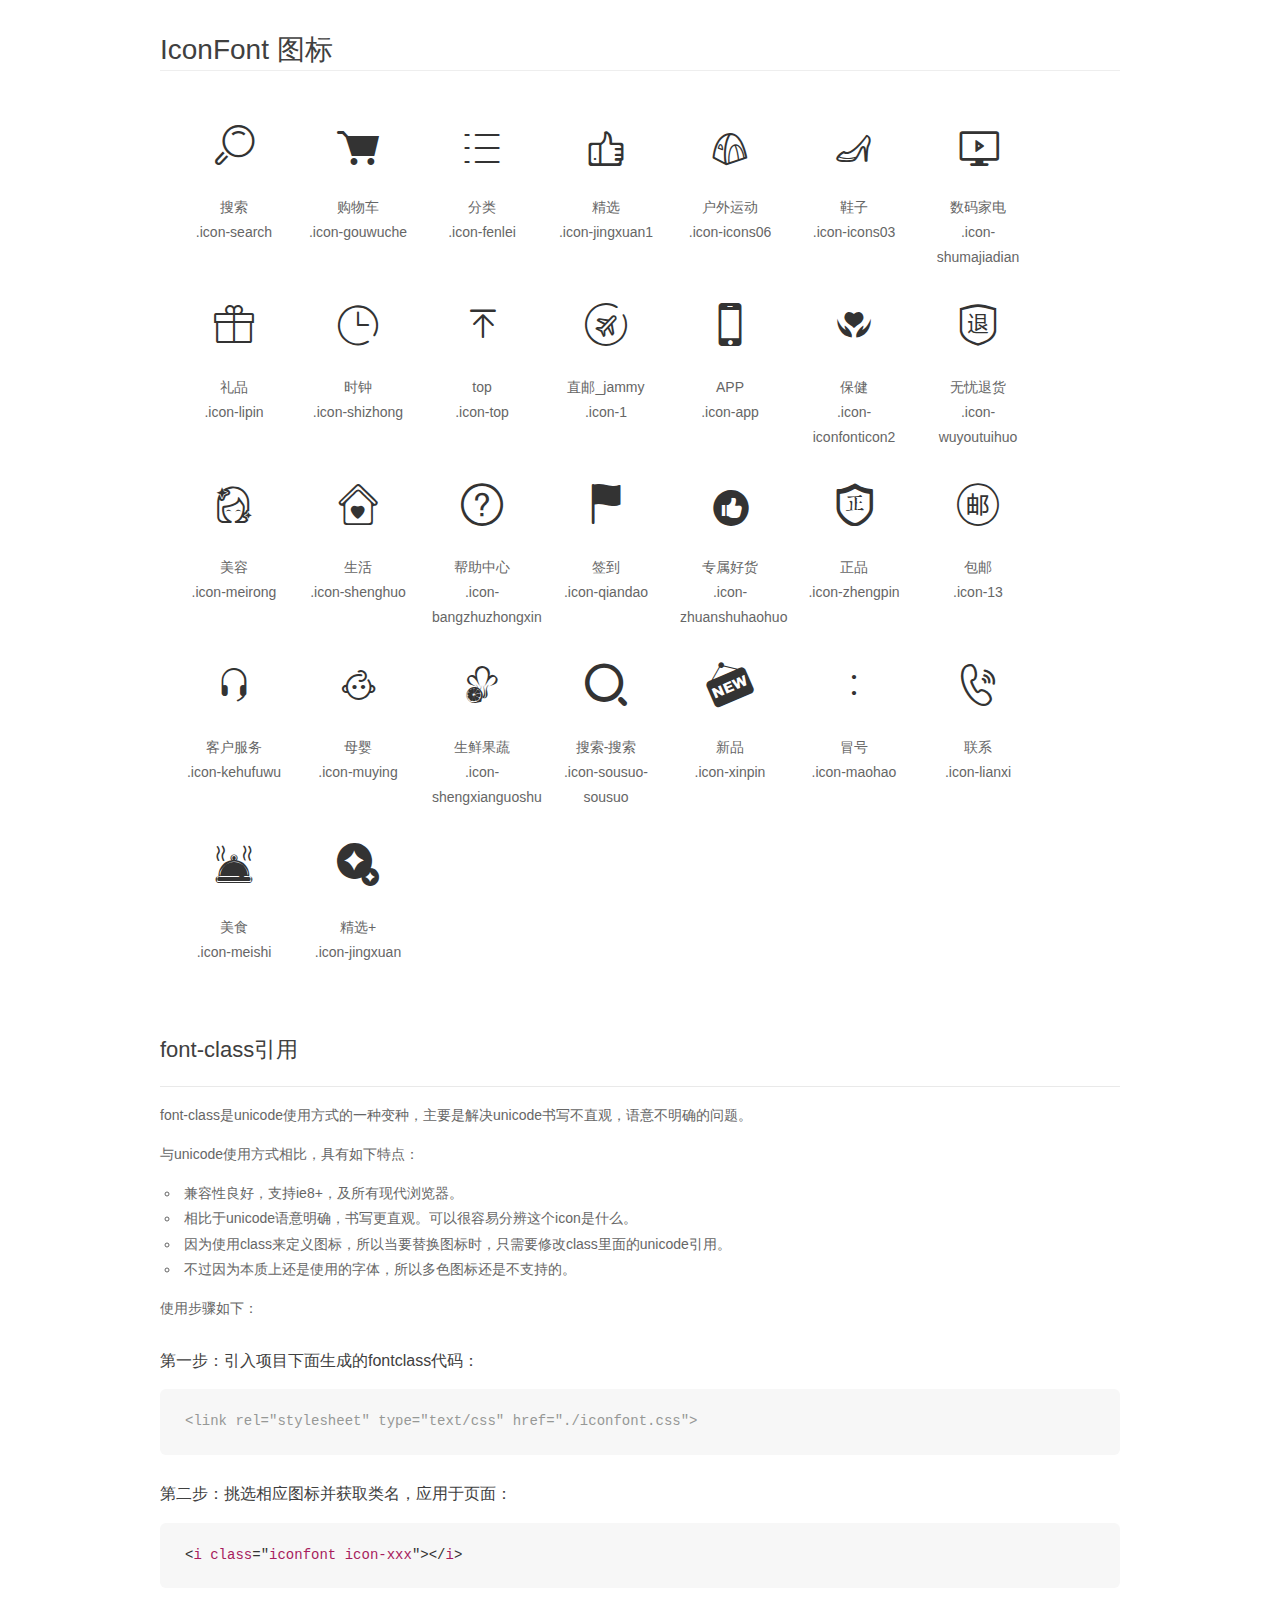
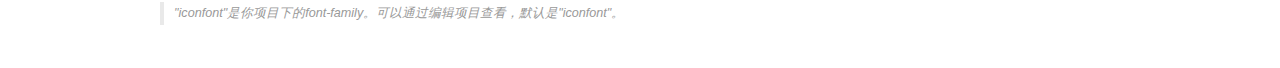
<file: css/demo_fontclass.html>
<!DOCTYPE html>
<html>
<head>
    <meta charset="utf-8"/>
    <title>IconFont</title>
    <link rel="stylesheet" href="demo.css">
    <link rel="stylesheet" href="iconfont.css">
</head>
<body>
    <div class="main markdown">
        <h1>IconFont 图标</h1>
        <ul class="icon_lists clear">
            
                <li>
                <i class="icon iconfont icon-search"></i>
                    <div class="name">搜索</div>
                    <div class="fontclass">.icon-search</div>
                </li>
            
                <li>
                <i class="icon iconfont icon-gouwuche"></i>
                    <div class="name">购物车</div>
                    <div class="fontclass">.icon-gouwuche</div>
                </li>
            
                <li>
                <i class="icon iconfont icon-fenlei"></i>
                    <div class="name">分类</div>
                    <div class="fontclass">.icon-fenlei</div>
                </li>
            
                <li>
                <i class="icon iconfont icon-jingxuan1"></i>
                    <div class="name">精选</div>
                    <div class="fontclass">.icon-jingxuan1</div>
                </li>
            
                <li>
                <i class="icon iconfont icon-icons06"></i>
                    <div class="name">户外运动</div>
                    <div class="fontclass">.icon-icons06</div>
                </li>
            
                <li>
                <i class="icon iconfont icon-icons03"></i>
                    <div class="name">鞋子</div>
                    <div class="fontclass">.icon-icons03</div>
                </li>
            
                <li>
                <i class="icon iconfont icon-shumajiadian"></i>
                    <div class="name">数码家电</div>
                    <div class="fontclass">.icon-shumajiadian</div>
                </li>
            
                <li>
                <i class="icon iconfont icon-lipin"></i>
                    <div class="name">礼品</div>
                    <div class="fontclass">.icon-lipin</div>
                </li>
            
                <li>
                <i class="icon iconfont icon-shizhong"></i>
                    <div class="name">时钟</div>
                    <div class="fontclass">.icon-shizhong</div>
                </li>
            
                <li>
                <i class="icon iconfont icon-top"></i>
                    <div class="name">top</div>
                    <div class="fontclass">.icon-top</div>
                </li>
            
                <li>
                <i class="icon iconfont icon-1"></i>
                    <div class="name">直邮_jammy</div>
                    <div class="fontclass">.icon-1</div>
                </li>
            
                <li>
                <i class="icon iconfont icon-app"></i>
                    <div class="name">APP</div>
                    <div class="fontclass">.icon-app</div>
                </li>
            
                <li>
                <i class="icon iconfont icon-iconfonticon2"></i>
                    <div class="name">保健</div>
                    <div class="fontclass">.icon-iconfonticon2</div>
                </li>
            
                <li>
                <i class="icon iconfont icon-wuyoutuihuo"></i>
                    <div class="name">无忧退货</div>
                    <div class="fontclass">.icon-wuyoutuihuo</div>
                </li>
            
                <li>
                <i class="icon iconfont icon-meirong"></i>
                    <div class="name">美容</div>
                    <div class="fontclass">.icon-meirong</div>
                </li>
            
                <li>
                <i class="icon iconfont icon-shenghuo"></i>
                    <div class="name">生活</div>
                    <div class="fontclass">.icon-shenghuo</div>
                </li>
            
                <li>
                <i class="icon iconfont icon-bangzhuzhongxin"></i>
                    <div class="name">帮助中心</div>
                    <div class="fontclass">.icon-bangzhuzhongxin</div>
                </li>
            
                <li>
                <i class="icon iconfont icon-qiandao"></i>
                    <div class="name">签到</div>
                    <div class="fontclass">.icon-qiandao</div>
                </li>
            
                <li>
                <i class="icon iconfont icon-zhuanshuhaohuo"></i>
                    <div class="name">专属好货</div>
                    <div class="fontclass">.icon-zhuanshuhaohuo</div>
                </li>
            
                <li>
                <i class="icon iconfont icon-zhengpin"></i>
                    <div class="name">正品</div>
                    <div class="fontclass">.icon-zhengpin</div>
                </li>
            
                <li>
                <i class="icon iconfont icon-13"></i>
                    <div class="name">包邮</div>
                    <div class="fontclass">.icon-13</div>
                </li>
            
                <li>
                <i class="icon iconfont icon-kehufuwu"></i>
                    <div class="name">客户服务</div>
                    <div class="fontclass">.icon-kehufuwu</div>
                </li>
            
                <li>
                <i class="icon iconfont icon-muying"></i>
                    <div class="name">母婴</div>
                    <div class="fontclass">.icon-muying</div>
                </li>
            
                <li>
                <i class="icon iconfont icon-shengxianguoshu"></i>
                    <div class="name">生鲜果蔬</div>
                    <div class="fontclass">.icon-shengxianguoshu</div>
                </li>
            
                <li>
                <i class="icon iconfont icon-sousuo-sousuo"></i>
                    <div class="name">搜索-搜索</div>
                    <div class="fontclass">.icon-sousuo-sousuo</div>
                </li>
            
                <li>
                <i class="icon iconfont icon-xinpin"></i>
                    <div class="name">新品</div>
                    <div class="fontclass">.icon-xinpin</div>
                </li>
            
                <li>
                <i class="icon iconfont icon-maohao"></i>
                    <div class="name">冒号</div>
                    <div class="fontclass">.icon-maohao</div>
                </li>
            
                <li>
                <i class="icon iconfont icon-lianxi"></i>
                    <div class="name">联系</div>
                    <div class="fontclass">.icon-lianxi</div>
                </li>
            
                <li>
                <i class="icon iconfont icon-meishi"></i>
                    <div class="name">美食</div>
                    <div class="fontclass">.icon-meishi</div>
                </li>
            
                <li>
                <i class="icon iconfont icon-jingxuan"></i>
                    <div class="name">精选+</div>
                    <div class="fontclass">.icon-jingxuan</div>
                </li>
            
        </ul>

        <h2 id="font-class-">font-class引用</h2>
        <hr>

        <p>font-class是unicode使用方式的一种变种，主要是解决unicode书写不直观，语意不明确的问题。</p>
        <p>与unicode使用方式相比，具有如下特点：</p>
        <ul>
        <li>兼容性良好，支持ie8+，及所有现代浏览器。</li>
        <li>相比于unicode语意明确，书写更直观。可以很容易分辨这个icon是什么。</li>
        <li>因为使用class来定义图标，所以当要替换图标时，只需要修改class里面的unicode引用。</li>
        <li>不过因为本质上还是使用的字体，所以多色图标还是不支持的。</li>
        </ul>
        <p>使用步骤如下：</p>
        <h3 id="-fontclass-">第一步：引入项目下面生成的fontclass代码：</h3>


        <pre><code class="lang-js hljs javascript"><span class="hljs-comment">&lt;link rel="stylesheet" type="text/css" href="./iconfont.css"&gt;</span></code></pre>
        <h3 id="-">第二步：挑选相应图标并获取类名，应用于页面：</h3>
        <pre><code class="lang-css hljs">&lt;<span class="hljs-selector-tag">i</span> <span class="hljs-selector-tag">class</span>="<span class="hljs-selector-tag">iconfont</span> <span class="hljs-selector-tag">icon-xxx</span>"&gt;&lt;/<span class="hljs-selector-tag">i</span>&gt;</code></pre>
        <blockquote>
        <p>"iconfont"是你项目下的font-family。可以通过编辑项目查看，默认是"iconfont"。</p>
        </blockquote>
    </div>
</body>
</html>
</file>
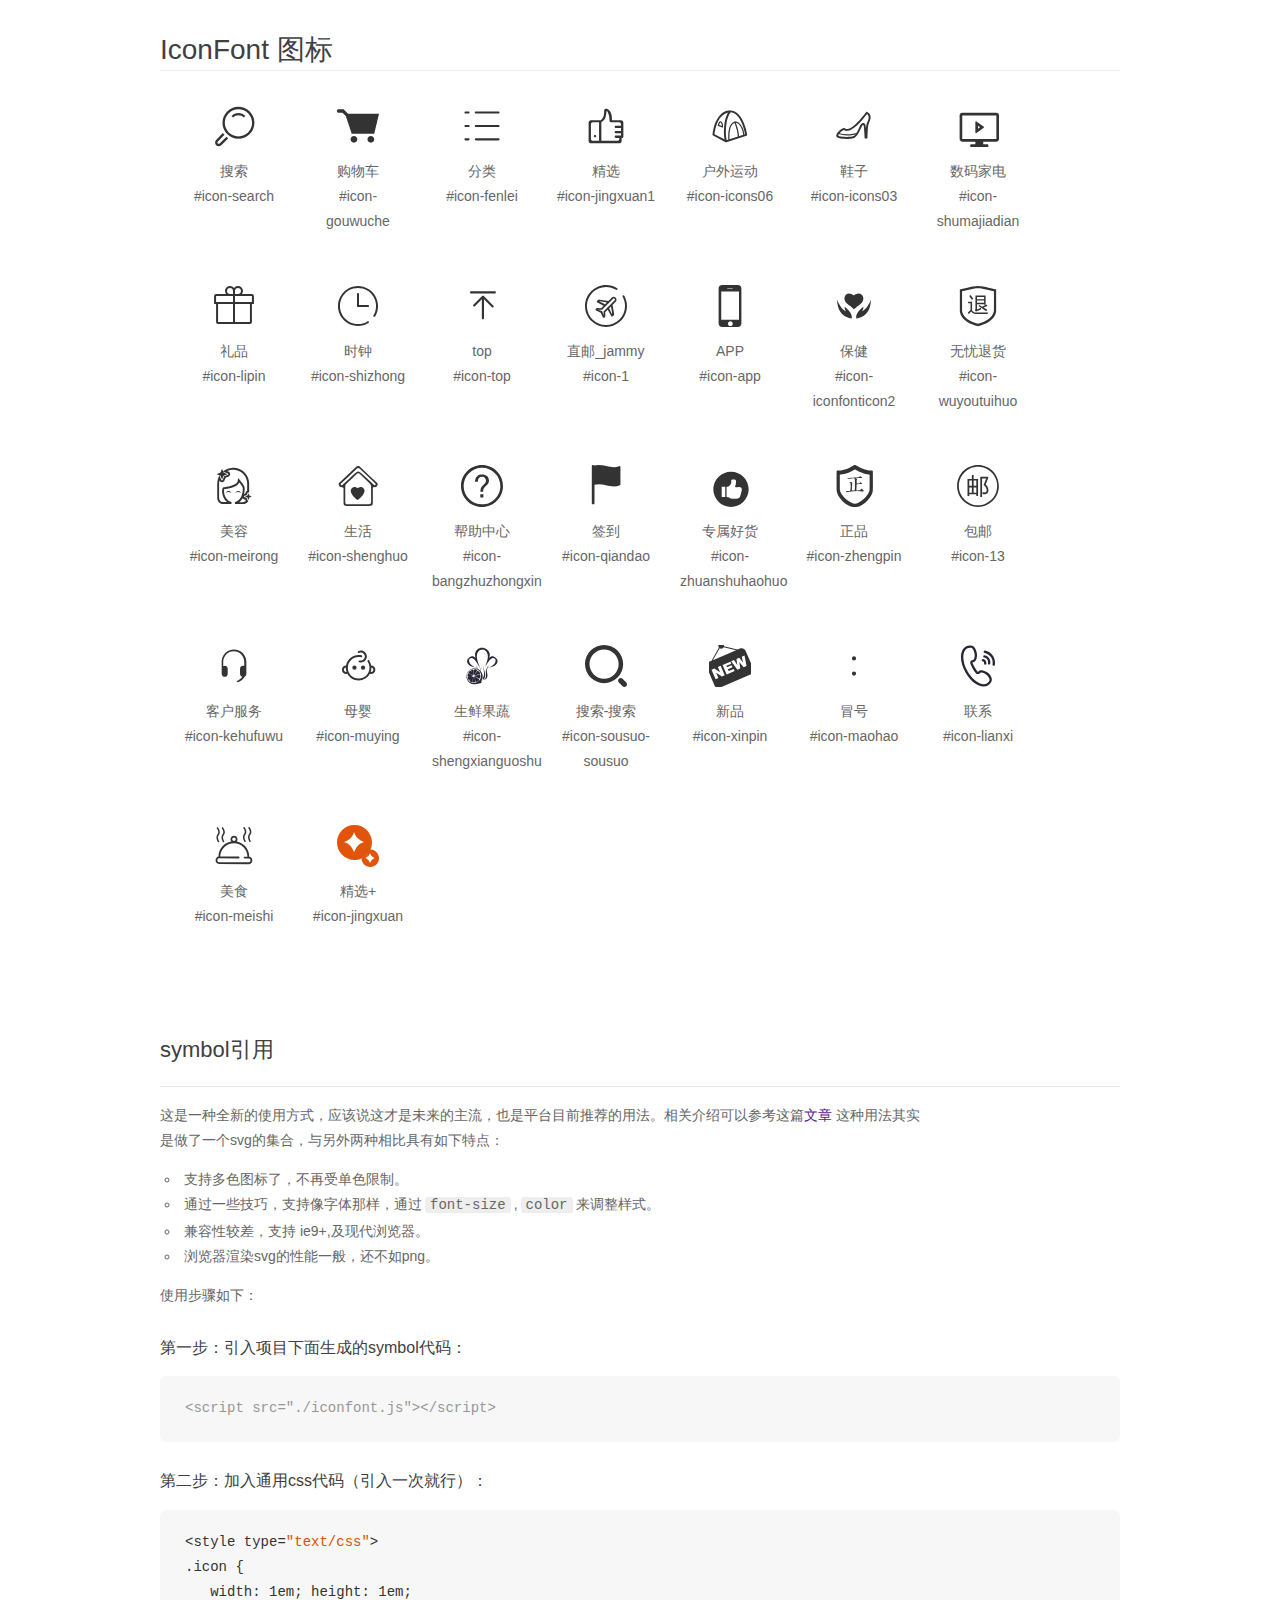
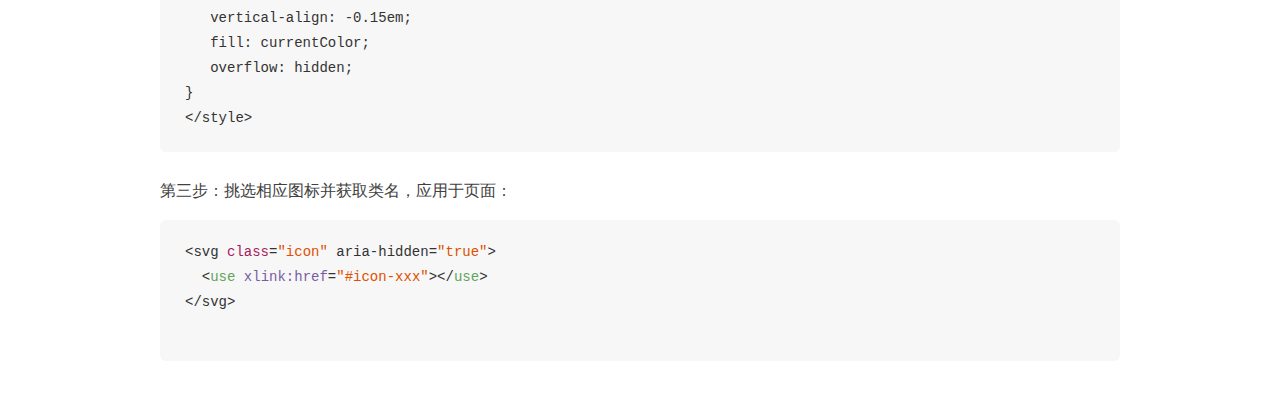
<file: css/demo_symbol.html>
<!DOCTYPE html>
<html>
<head>
    <meta charset="utf-8"/>
    <title>IconFont</title>
    <link rel="stylesheet" href="demo.css">
    <script src="iconfont.js"></script>

    <style type="text/css">
        .icon {
          /* 通过设置 font-size 来改变图标大小 */
          width: 1em; height: 1em;
          /* 图标和文字相邻时，垂直对齐 */
          vertical-align: -0.15em;
          /* 通过设置 color 来改变 SVG 的颜色/fill */
          fill: currentColor;
          /* path 和 stroke 溢出 viewBox 部分在 IE 下会显示
             normalize.css 中也包含这行 */
          overflow: hidden;
        }

    </style>
</head>
<body>
    <div class="main markdown">
        <h1>IconFont 图标</h1>
        <ul class="icon_lists clear">
            
                <li>
                    <svg class="icon" aria-hidden="true">
                        <use xlink:href="#icon-search"></use>
                    </svg>
                    <div class="name">搜索</div>
                    <div class="fontclass">#icon-search</div>
                </li>
            
                <li>
                    <svg class="icon" aria-hidden="true">
                        <use xlink:href="#icon-gouwuche"></use>
                    </svg>
                    <div class="name">购物车</div>
                    <div class="fontclass">#icon-gouwuche</div>
                </li>
            
                <li>
                    <svg class="icon" aria-hidden="true">
                        <use xlink:href="#icon-fenlei"></use>
                    </svg>
                    <div class="name">分类</div>
                    <div class="fontclass">#icon-fenlei</div>
                </li>
            
                <li>
                    <svg class="icon" aria-hidden="true">
                        <use xlink:href="#icon-jingxuan1"></use>
                    </svg>
                    <div class="name">精选</div>
                    <div class="fontclass">#icon-jingxuan1</div>
                </li>
            
                <li>
                    <svg class="icon" aria-hidden="true">
                        <use xlink:href="#icon-icons06"></use>
                    </svg>
                    <div class="name">户外运动</div>
                    <div class="fontclass">#icon-icons06</div>
                </li>
            
                <li>
                    <svg class="icon" aria-hidden="true">
                        <use xlink:href="#icon-icons03"></use>
                    </svg>
                    <div class="name">鞋子</div>
                    <div class="fontclass">#icon-icons03</div>
                </li>
            
                <li>
                    <svg class="icon" aria-hidden="true">
                        <use xlink:href="#icon-shumajiadian"></use>
                    </svg>
                    <div class="name">数码家电</div>
                    <div class="fontclass">#icon-shumajiadian</div>
                </li>
            
                <li>
                    <svg class="icon" aria-hidden="true">
                        <use xlink:href="#icon-lipin"></use>
                    </svg>
                    <div class="name">礼品</div>
                    <div class="fontclass">#icon-lipin</div>
                </li>
            
                <li>
                    <svg class="icon" aria-hidden="true">
                        <use xlink:href="#icon-shizhong"></use>
                    </svg>
                    <div class="name">时钟</div>
                    <div class="fontclass">#icon-shizhong</div>
                </li>
            
                <li>
                    <svg class="icon" aria-hidden="true">
                        <use xlink:href="#icon-top"></use>
                    </svg>
                    <div class="name">top</div>
                    <div class="fontclass">#icon-top</div>
                </li>
            
                <li>
                    <svg class="icon" aria-hidden="true">
                        <use xlink:href="#icon-1"></use>
                    </svg>
                    <div class="name">直邮_jammy</div>
                    <div class="fontclass">#icon-1</div>
                </li>
            
                <li>
                    <svg class="icon" aria-hidden="true">
                        <use xlink:href="#icon-app"></use>
                    </svg>
                    <div class="name">APP</div>
                    <div class="fontclass">#icon-app</div>
                </li>
            
                <li>
                    <svg class="icon" aria-hidden="true">
                        <use xlink:href="#icon-iconfonticon2"></use>
                    </svg>
                    <div class="name">保健</div>
                    <div class="fontclass">#icon-iconfonticon2</div>
                </li>
            
                <li>
                    <svg class="icon" aria-hidden="true">
                        <use xlink:href="#icon-wuyoutuihuo"></use>
                    </svg>
                    <div class="name">无忧退货</div>
                    <div class="fontclass">#icon-wuyoutuihuo</div>
                </li>
            
                <li>
                    <svg class="icon" aria-hidden="true">
                        <use xlink:href="#icon-meirong"></use>
                    </svg>
                    <div class="name">美容</div>
                    <div class="fontclass">#icon-meirong</div>
                </li>
            
                <li>
                    <svg class="icon" aria-hidden="true">
                        <use xlink:href="#icon-shenghuo"></use>
                    </svg>
                    <div class="name">生活</div>
                    <div class="fontclass">#icon-shenghuo</div>
                </li>
            
                <li>
                    <svg class="icon" aria-hidden="true">
                        <use xlink:href="#icon-bangzhuzhongxin"></use>
                    </svg>
                    <div class="name">帮助中心</div>
                    <div class="fontclass">#icon-bangzhuzhongxin</div>
                </li>
            
                <li>
                    <svg class="icon" aria-hidden="true">
                        <use xlink:href="#icon-qiandao"></use>
                    </svg>
                    <div class="name">签到</div>
                    <div class="fontclass">#icon-qiandao</div>
                </li>
            
                <li>
                    <svg class="icon" aria-hidden="true">
                        <use xlink:href="#icon-zhuanshuhaohuo"></use>
                    </svg>
                    <div class="name">专属好货</div>
                    <div class="fontclass">#icon-zhuanshuhaohuo</div>
                </li>
            
                <li>
                    <svg class="icon" aria-hidden="true">
                        <use xlink:href="#icon-zhengpin"></use>
                    </svg>
                    <div class="name">正品</div>
                    <div class="fontclass">#icon-zhengpin</div>
                </li>
            
                <li>
                    <svg class="icon" aria-hidden="true">
                        <use xlink:href="#icon-13"></use>
                    </svg>
                    <div class="name">包邮</div>
                    <div class="fontclass">#icon-13</div>
                </li>
            
                <li>
                    <svg class="icon" aria-hidden="true">
                        <use xlink:href="#icon-kehufuwu"></use>
                    </svg>
                    <div class="name">客户服务</div>
                    <div class="fontclass">#icon-kehufuwu</div>
                </li>
            
                <li>
                    <svg class="icon" aria-hidden="true">
                        <use xlink:href="#icon-muying"></use>
                    </svg>
                    <div class="name">母婴</div>
                    <div class="fontclass">#icon-muying</div>
                </li>
            
                <li>
                    <svg class="icon" aria-hidden="true">
                        <use xlink:href="#icon-shengxianguoshu"></use>
                    </svg>
                    <div class="name">生鲜果蔬</div>
                    <div class="fontclass">#icon-shengxianguoshu</div>
                </li>
            
                <li>
                    <svg class="icon" aria-hidden="true">
                        <use xlink:href="#icon-sousuo-sousuo"></use>
                    </svg>
                    <div class="name">搜索-搜索</div>
                    <div class="fontclass">#icon-sousuo-sousuo</div>
                </li>
            
                <li>
                    <svg class="icon" aria-hidden="true">
                        <use xlink:href="#icon-xinpin"></use>
                    </svg>
                    <div class="name">新品</div>
                    <div class="fontclass">#icon-xinpin</div>
                </li>
            
                <li>
                    <svg class="icon" aria-hidden="true">
                        <use xlink:href="#icon-maohao"></use>
                    </svg>
                    <div class="name">冒号</div>
                    <div class="fontclass">#icon-maohao</div>
                </li>
            
                <li>
                    <svg class="icon" aria-hidden="true">
                        <use xlink:href="#icon-lianxi"></use>
                    </svg>
                    <div class="name">联系</div>
                    <div class="fontclass">#icon-lianxi</div>
                </li>
            
                <li>
                    <svg class="icon" aria-hidden="true">
                        <use xlink:href="#icon-meishi"></use>
                    </svg>
                    <div class="name">美食</div>
                    <div class="fontclass">#icon-meishi</div>
                </li>
            
                <li>
                    <svg class="icon" aria-hidden="true">
                        <use xlink:href="#icon-jingxuan"></use>
                    </svg>
                    <div class="name">精选+</div>
                    <div class="fontclass">#icon-jingxuan</div>
                </li>
            
        </ul>


        <h2 id="symbol-">symbol引用</h2>
        <hr>

        <p>这是一种全新的使用方式，应该说这才是未来的主流，也是平台目前推荐的用法。相关介绍可以参考这篇<a href="">文章</a>
        这种用法其实是做了一个svg的集合，与另外两种相比具有如下特点：</p>
        <ul>
          <li>支持多色图标了，不再受单色限制。</li>
          <li>通过一些技巧，支持像字体那样，通过<code>font-size</code>,<code>color</code>来调整样式。</li>
          <li>兼容性较差，支持 ie9+,及现代浏览器。</li>
          <li>浏览器渲染svg的性能一般，还不如png。</li>
        </ul>
        <p>使用步骤如下：</p>
        <h3 id="-symbol-">第一步：引入项目下面生成的symbol代码：</h3>
        <pre><code class="lang-js hljs javascript"><span class="hljs-comment">&lt;script src="./iconfont.js"&gt;&lt;/script&gt;</span></code></pre>
        <h3 id="-css-">第二步：加入通用css代码（引入一次就行）：</h3>
        <pre><code class="lang-js hljs javascript">&lt;style type=<span class="hljs-string">"text/css"</span>&gt;
.icon {
   width: <span class="hljs-number">1</span>em; height: <span class="hljs-number">1</span>em;
   vertical-align: <span class="hljs-number">-0.15</span>em;
   fill: currentColor;
   overflow: hidden;
}
&lt;<span class="hljs-regexp">/style&gt;</span></code></pre>
        <h3 id="-">第三步：挑选相应图标并获取类名，应用于页面：</h3>
        <pre><code class="lang-js hljs javascript">&lt;svg <span class="hljs-class"><span class="hljs-keyword">class</span></span>=<span class="hljs-string">"icon"</span> aria-hidden=<span class="hljs-string">"true"</span>&gt;<span class="xml"><span class="hljs-tag">
  &lt;<span class="hljs-name">use</span> <span class="hljs-attr">xlink:href</span>=<span class="hljs-string">"#icon-xxx"</span>&gt;</span><span class="hljs-tag">&lt;/<span class="hljs-name">use</span>&gt;</span>
</span>&lt;<span class="hljs-regexp">/svg&gt;
        </span></code></pre>
    </div>
</body>
</html>
</file>
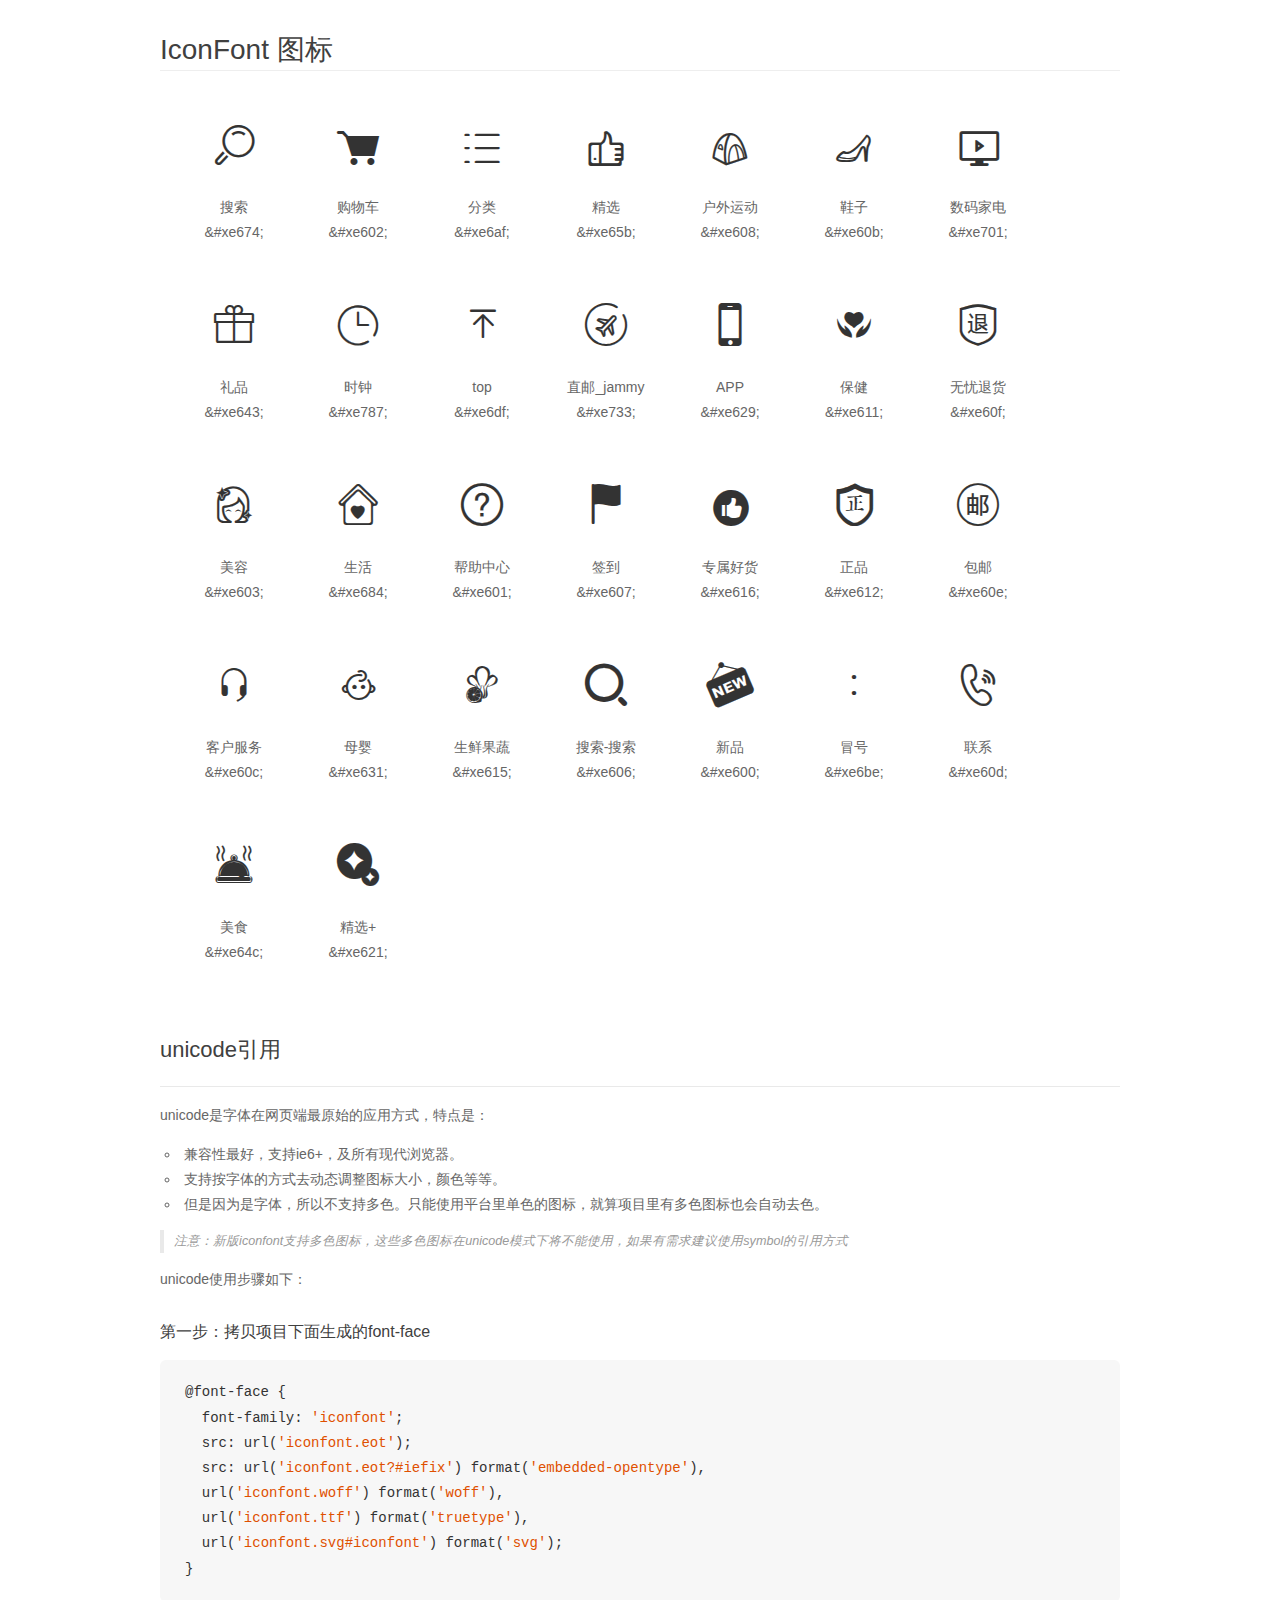
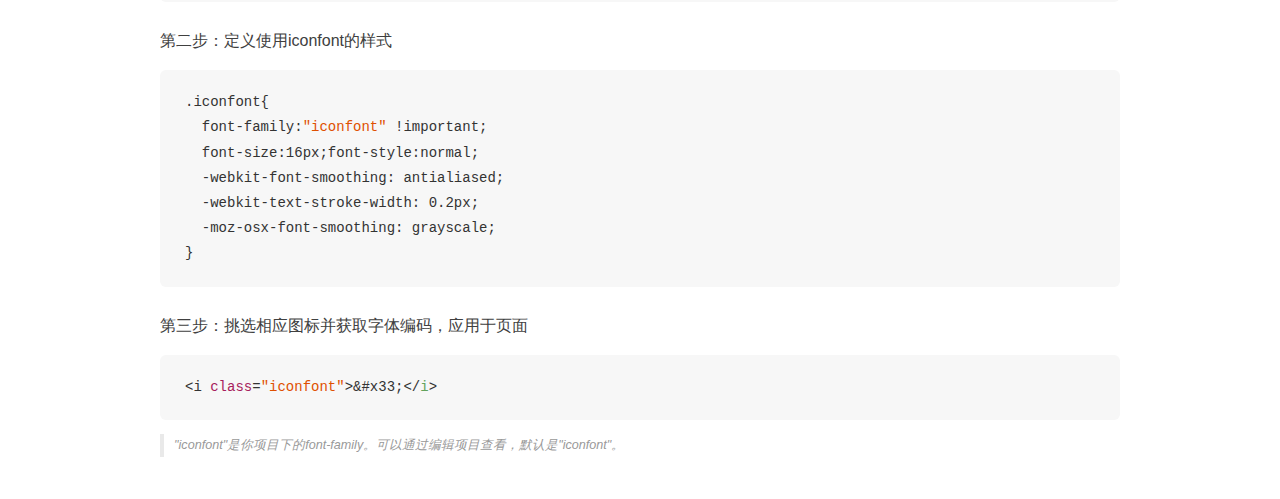
<file: css/demo_unicode.html>
<!DOCTYPE html>
<html>
<head>
    <meta charset="utf-8"/>
    <title>IconFont</title>
    <link rel="stylesheet" href="demo.css">

    <style type="text/css">

        @font-face {font-family: "iconfont";
          src: url('iconfont.eot'); /* IE9*/
          src: url('iconfont.eot#iefix') format('embedded-opentype'), /* IE6-IE8 */
          url('iconfont.woff') format('woff'), /* chrome, firefox */
          url('iconfont.ttf') format('truetype'), /* chrome, firefox, opera, Safari, Android, iOS 4.2+*/
          url('iconfont.svg#iconfont') format('svg'); /* iOS 4.1- */
        }

        .iconfont {
          font-family:"iconfont" !important;
          font-size:16px;
          font-style:normal;
          -webkit-font-smoothing: antialiased;
          -webkit-text-stroke-width: 0.2px;
          -moz-osx-font-smoothing: grayscale;
        }

    </style>
</head>
<body>
    <div class="main markdown">
        <h1>IconFont 图标</h1>
        <ul class="icon_lists clear">
            
                <li>
                <i class="icon iconfont">&#xe674;</i>
                    <div class="name">搜索</div>
                    <div class="code">&amp;#xe674;</div>
                </li>
            
                <li>
                <i class="icon iconfont">&#xe602;</i>
                    <div class="name">购物车</div>
                    <div class="code">&amp;#xe602;</div>
                </li>
            
                <li>
                <i class="icon iconfont">&#xe6af;</i>
                    <div class="name">分类</div>
                    <div class="code">&amp;#xe6af;</div>
                </li>
            
                <li>
                <i class="icon iconfont">&#xe65b;</i>
                    <div class="name">精选</div>
                    <div class="code">&amp;#xe65b;</div>
                </li>
            
                <li>
                <i class="icon iconfont">&#xe608;</i>
                    <div class="name">户外运动</div>
                    <div class="code">&amp;#xe608;</div>
                </li>
            
                <li>
                <i class="icon iconfont">&#xe60b;</i>
                    <div class="name">鞋子</div>
                    <div class="code">&amp;#xe60b;</div>
                </li>
            
                <li>
                <i class="icon iconfont">&#xe701;</i>
                    <div class="name">数码家电</div>
                    <div class="code">&amp;#xe701;</div>
                </li>
            
                <li>
                <i class="icon iconfont">&#xe643;</i>
                    <div class="name">礼品</div>
                    <div class="code">&amp;#xe643;</div>
                </li>
            
                <li>
                <i class="icon iconfont">&#xe787;</i>
                    <div class="name">时钟</div>
                    <div class="code">&amp;#xe787;</div>
                </li>
            
                <li>
                <i class="icon iconfont">&#xe6df;</i>
                    <div class="name">top</div>
                    <div class="code">&amp;#xe6df;</div>
                </li>
            
                <li>
                <i class="icon iconfont">&#xe733;</i>
                    <div class="name">直邮_jammy</div>
                    <div class="code">&amp;#xe733;</div>
                </li>
            
                <li>
                <i class="icon iconfont">&#xe629;</i>
                    <div class="name">APP</div>
                    <div class="code">&amp;#xe629;</div>
                </li>
            
                <li>
                <i class="icon iconfont">&#xe611;</i>
                    <div class="name">保健</div>
                    <div class="code">&amp;#xe611;</div>
                </li>
            
                <li>
                <i class="icon iconfont">&#xe60f;</i>
                    <div class="name">无忧退货</div>
                    <div class="code">&amp;#xe60f;</div>
                </li>
            
                <li>
                <i class="icon iconfont">&#xe603;</i>
                    <div class="name">美容</div>
                    <div class="code">&amp;#xe603;</div>
                </li>
            
                <li>
                <i class="icon iconfont">&#xe684;</i>
                    <div class="name">生活</div>
                    <div class="code">&amp;#xe684;</div>
                </li>
            
                <li>
                <i class="icon iconfont">&#xe601;</i>
                    <div class="name">帮助中心</div>
                    <div class="code">&amp;#xe601;</div>
                </li>
            
                <li>
                <i class="icon iconfont">&#xe607;</i>
                    <div class="name">签到</div>
                    <div class="code">&amp;#xe607;</div>
                </li>
            
                <li>
                <i class="icon iconfont">&#xe616;</i>
                    <div class="name">专属好货</div>
                    <div class="code">&amp;#xe616;</div>
                </li>
            
                <li>
                <i class="icon iconfont">&#xe612;</i>
                    <div class="name">正品</div>
                    <div class="code">&amp;#xe612;</div>
                </li>
            
                <li>
                <i class="icon iconfont">&#xe60e;</i>
                    <div class="name">包邮</div>
                    <div class="code">&amp;#xe60e;</div>
                </li>
            
                <li>
                <i class="icon iconfont">&#xe60c;</i>
                    <div class="name">客户服务</div>
                    <div class="code">&amp;#xe60c;</div>
                </li>
            
                <li>
                <i class="icon iconfont">&#xe631;</i>
                    <div class="name">母婴</div>
                    <div class="code">&amp;#xe631;</div>
                </li>
            
                <li>
                <i class="icon iconfont">&#xe615;</i>
                    <div class="name">生鲜果蔬</div>
                    <div class="code">&amp;#xe615;</div>
                </li>
            
                <li>
                <i class="icon iconfont">&#xe606;</i>
                    <div class="name">搜索-搜索</div>
                    <div class="code">&amp;#xe606;</div>
                </li>
            
                <li>
                <i class="icon iconfont">&#xe600;</i>
                    <div class="name">新品</div>
                    <div class="code">&amp;#xe600;</div>
                </li>
            
                <li>
                <i class="icon iconfont">&#xe6be;</i>
                    <div class="name">冒号</div>
                    <div class="code">&amp;#xe6be;</div>
                </li>
            
                <li>
                <i class="icon iconfont">&#xe60d;</i>
                    <div class="name">联系</div>
                    <div class="code">&amp;#xe60d;</div>
                </li>
            
                <li>
                <i class="icon iconfont">&#xe64c;</i>
                    <div class="name">美食</div>
                    <div class="code">&amp;#xe64c;</div>
                </li>
            
                <li>
                <i class="icon iconfont">&#xe621;</i>
                    <div class="name">精选+</div>
                    <div class="code">&amp;#xe621;</div>
                </li>
            
        </ul>
        <h2 id="unicode-">unicode引用</h2>
        <hr>

        <p>unicode是字体在网页端最原始的应用方式，特点是：</p>
        <ul>
        <li>兼容性最好，支持ie6+，及所有现代浏览器。</li>
        <li>支持按字体的方式去动态调整图标大小，颜色等等。</li>
        <li>但是因为是字体，所以不支持多色。只能使用平台里单色的图标，就算项目里有多色图标也会自动去色。</li>
        </ul>
        <blockquote>
        <p>注意：新版iconfont支持多色图标，这些多色图标在unicode模式下将不能使用，如果有需求建议使用symbol的引用方式</p>
        </blockquote>
        <p>unicode使用步骤如下：</p>
        <h3 id="-font-face">第一步：拷贝项目下面生成的font-face</h3>
        <pre><code class="lang-js hljs javascript">@font-face {
  font-family: <span class="hljs-string">'iconfont'</span>;
  src: url(<span class="hljs-string">'iconfont.eot'</span>);
  src: url(<span class="hljs-string">'iconfont.eot?#iefix'</span>) format(<span class="hljs-string">'embedded-opentype'</span>),
  url(<span class="hljs-string">'iconfont.woff'</span>) format(<span class="hljs-string">'woff'</span>),
  url(<span class="hljs-string">'iconfont.ttf'</span>) format(<span class="hljs-string">'truetype'</span>),
  url(<span class="hljs-string">'iconfont.svg#iconfont'</span>) format(<span class="hljs-string">'svg'</span>);
}
</code></pre>
        <h3 id="-iconfont-">第二步：定义使用iconfont的样式</h3>
        <pre><code class="lang-js hljs javascript">.iconfont{
  font-family:<span class="hljs-string">"iconfont"</span> !important;
  font-size:<span class="hljs-number">16</span>px;font-style:normal;
  -webkit-font-smoothing: antialiased;
  -webkit-text-stroke-width: <span class="hljs-number">0.2</span>px;
  -moz-osx-font-smoothing: grayscale;
}
</code></pre>
        <h3 id="-">第三步：挑选相应图标并获取字体编码，应用于页面</h3>
        <pre><code class="lang-js hljs javascript">&lt;i <span class="hljs-class"><span class="hljs-keyword">class</span></span>=<span class="hljs-string">"iconfont"</span>&gt;&amp;#x33;<span class="xml"><span class="hljs-tag">&lt;/<span class="hljs-name">i</span>&gt;</span></span></code></pre>

        <blockquote>
        <p>"iconfont"是你项目下的font-family。可以通过编辑项目查看，默认是"iconfont"。</p>
        </blockquote>
    </div>


</body>
</html>
</file>
<file: css/basic.css>
/* 初始化 */
body,ul,p,input,button,form,h2,ol,dl,dt,dd,h3{margin:0;padding:0;}
body{font-size:12px; font-family:'微软雅黑';background-color:#f6f6f6;}
img{vertical-align:top; border:0;}
a{text-decoration:none;}
li{list-style:none;}
aside,article{display: block;}

/* 共用 */
.clear{zoom:1;}
.clear:after{content:'';display:block;clear:both;}
a:hover{text-decoration:underline !important;}
.center{width:1090px; margin:0 auto;}
input{outline:none; vertical-align:center;}
.fl{float:left;}
.fr{float:right;}
.sep{width:1px; color:#dcd1cd;}
img:hover{opacity:0.85 !important;}

/*阿里巴巴矢量图标*/
@font-face {font-family: 'iconfont';
    src: url('iconfont.eot'); /* IE9*/
    src: url('iconfont.eot?#iefix') format('embedded-opentype'), /* IE6-IE8 */
    url('iconfont.woff') format('woff'),   /* chrome、firefox */
    url('iconfont.ttf') format('truetype'), /* chrome、firefox、opera、Safari, Android, iOS 4.2+*/
    url('iconfont.svg#iconfont') format('svg'); /* iOS 4.1- */
}
.iconfont{
    font-family:"iconfont" !important;
    font-size:16px;font-style:normal;color:#999;
    -webkit-font-smoothing: antialiased;
    -webkit-text-stroke-width: 0.2px;
    -moz-osx-font-smoothing: grayscale;
}
/* 网页 */
#top{height:80px;overflow:hidden;position: relative;}
#top a{display: block;position: absolute;left:50%;}
#top img{position:relative;left:-50%;}
#head{ height:28px; border:1px solid #ededee;width:100%;background-color:#f2f2f2; border-right:0px;border-left:0px;}
.head_wrap{line-height:30px; height: 30px; }
.head_wrap a{color:#666666;}
.head_L{float:left;}
.head_R{float:right; height: 30px;}
.head_R li{float:left; padding:0 2px; height: 30px; line-height:30px; text-align: center;}
.head_R .menu{position:relative;top:-1px;border:1px solid transparent;}
.head_R li a{padding:0 14px;}
.menu a{margin-right:12px;}
.head_R .menu em{border-top:5px solid #666666;border-right:5px solid transparent;border-left:5px solid transparent;position: absolute;top:13px;right: 10px;transition:transform 0.2s linear 0s;}
.menu a .em_hover{-webkit-transform:rotate(180deg);transform:rotate(180deg);-o-transform:rotate(180deg);-moz-transform:rotate(180deg);}
.drop_menu{display:none;padding:0 6px 0 10px;background-color: #fff;border:1px solid #e3e4e5;border-top:1px solid transparent;position:absolute;left:-1px; top:29px;z-index: 999;}
.drop_menu li{color:#666666;text-align: left; width:90px;}
.drop_menu li a{padding:0;}
.drop_menu .udl{border-bottom:1px solid #e3e4e5;;}


#search_fixed{padding-top:12px;background-color:#fff;position:fixed;top:0;height:65px;width:100%;z-index:999;box-shadow:5px 5px 5px #ccc;display:none;}
.search_wrap{background-color:#fff;padding-top:30px;}
.logo{width:345px;height:42px;}
.search_form{width:512px;}
.search_form .search_input{border:2px solid #333333;width:510px;height: 32px; float:left;
					  border-top-right-radius:5px;border-bottom-right-radius:5px; position:relative;}
#search_text{border:0px; height: 28px; width:434px; color:#999999;margin:2px 0;}
#search_btn{width:42px;height: 32px;background-color:#333333;float:left;cursor:pointer; 
			position:absolute;top:0;right:0;border:none;}
#search_btn .font{color:#fff; font-size:26px;}
.search_word{padding:5px 0;}
.search_word li{float:left; padding:0 2px;}
.search_word li a{color:#999955; padding:0 5px 0 8px;}
.search_word li a:hover{color:#e31436;}
.search_word li .font_color{color:#e31436;}
#shopping_cart a{display:block;width:108px; border:1px solid #dddddd; border-radius:3px; font-size:16px;
			     text-align:center; height: 30px;line-height:30px; color:black;}

.nav_wrap{background-color:#fff;}
.nav{padding-top:30px;position:relative; }
.nav_list_wrap{width:140px; height: 40px; background-color:#151515;padding-left: 20px;}
.nav_list_wrap #span{color:white;cursor:pointer; font-size:15px; line-height:40px; font-weight:700;width:87px;text-align:center;display:inline-block;}
.nav_list_wrap .nav_list{height:402px;background-color: rgba(39,12,20,0.8); z-index:99;position:absolute;left: 0;top:70px;display: none;}
.nav_list_wrap .nav_list li{height:39px;color:white;line-height:39px;font-size:14px;padding-left:10px;width:150px;}
.nav_list_wrap .nav_list li:hover{border-left:3px solid #e32b42;padding-left:7px;background-color: #443a38;}
.nav_list_wrap .nav_list li p{border-bottom:1px solid #443a38;float: left;width:150px;}
.nav_list_wrap .nav_list li span{display:block;color:white;float: left;height:38px;line-height: 38px;font-weight: 400;}
.nav_list .span1{width:38px; height: 38px;text-align: center;}
.nav_list .span1 .icon_size{font-size:24px;}
.nav_list .span2{width:75px;padding-left:4px;font-size:14px;}
.nav_mid{height:40px;}
.nav_mid li{float:left;}
.nav_mid li a{display:block;padding:0 20px; font-size:15px;font-weight:700;color:black;line-height:40px;}
.nav_mid li a:hover{color:#e31436;}
.nav_ad{position:absolute; bottom:0;right:0;}

#banner{height: 400px;border-top:2px solid black;position:relative;overflow: hidden;}
.banner_pic{position:relative;width:100%;overflow: hidden;height: 400px;}
#show_pic{height:400px;position: absolute;top:0;left:50%;margin-left:-960px;}
#show_pic li{position:absolute;width:1920px;height: 400px;opacity:0;}
#show_pic li img:hover{opacity:1 !important;}
.banner_mid{position:absolute;top:50%;width:100%;display:none;}
.banner_mid div{position:relative;width:1090px;margin:0 auto;z-index:11;}
.banner_btn{width:34px; height: 68px;position:absolute;top:0; background:url(../img/icon.png) no-repeat left top;margin-top:-34px;}
#next{right:0;background-position:-670px -67px;}
#prev{left:0;background-position:-626px -68px;}
#next:hover{background-position:-670px -153px;}
#prev:hover{background-position:-626px -153px;}
.banner_nav{position:absolute;bottom:20px;left: 50%;margin-left:-44px;z-index:12;}
.banner_nav li{float:left; width:20px;height: 20px; background-color:#172731;border-radius:50%;margin-right:2px;
			   color:white;text-align:center;line-height:20px; cursor:pointer;}
.banner_nav .indexOn{background-color:#e31436;}
.banner_bottom{height: 45px; border-bottom:1px solid #eaeaea;}
.banner_bottom_left a{display:block;padding:0 17px 0 20px;color:#999999;line-height:45px; float:left;}
.banner_bottom_right a{display:block;line-height:45px; color:black;}

.ad_wrap{overflow:hidden;}
.ad_list{height:220px;padding-top:20px; width:1100px; }
.ad_list li{float:left;margin-right:10px;}
.ad_list li:last-child{margin-right:0px;}
.ad_list li a{display:block; width:265px;}

#main{position:relative;}
.module_wrap{position:relative;}
.module_head{height: 60px; border-bottom:2px solid black;line-height:60px;}
.module_head_l{height: 60px;}
.module_head_l h2{font-size:22px;line-height: 60px; float:left; margin-right: 10px;}
.module_head_l dt{color:#999;height: 60px; line-height: 60px;padding-right:5px;font-size:14px;}
.module_head_l dd{float:left;}
.module_head_l dd a{color: black;font-size:14px;}
.module_head_l dd span{color:#999999;}
.module_head_l .timer{width:20px; height: 20px; border-radius:50%;color: #fff;line-height: 20px; text-align:center;background-color:black;margin-top:20px;}
.module_head_r a{color:black;font-size:14px; float:right;}


.module_content{background-color:#fff;}
.module_limit_l{width:869px;}
.module_limit_l li{height: 202px;border-bottom:1px solid #f4f4f4;border-left:1px solid #f4f4f4; float:left;}
.module_limit_l li a{display:block;color:black; padding-right:21px;}
.module_limit_pic{overflow:hidden;width:160px; height:160px;padding:21px;position:relative;}
.module_limit_pic img{width:160px; height:160px;position: absolute;top:21px;left:21px;}
.module_limit_text{padding-top:20px; width:210px;}
.module_limit_text h3{font-size:14px;}
.module_limit_text .describe{color:#666666;line-height: 20px;}
.module_limit_text .price{font-size:24px;color:#e11935; margin:14px 0 2px; font-weight:700;}
.price span{font-size:14px; text-decoration:line-through;color:#999;padding-left:8px; font-weight:400;}
.module_content_r{background-color:#fff;}
.module_content_r a{display: block;}

.module_daily_l{width:869px;}
.module_daily_l li{width:216px; border-bottom:1px solid #f4f4f4;border-left:1px solid #f4f4f4; float: left;height:308px; }
.module_daily_l li a{display:block; color:black;}
.module_daily_pic{width:160px;height: 160px; padding:25px 28px;position: relative;  }
.module_daily_pic img{width:160px;height: 160px;position: absolute;top:25px;left:28px;}
.module_daily_text{padding:0 15px;}
.module_daily_text h3{text-overflow:ellipsis; overflow:hidden;white-space:nowrap;width:186px; font-size:14px; font-weight:700;line-height: 18px;}
.module_daily_text p{color:#666666; height: 18px; line-height: 18px;white-space:nowrap;overflow:hidden;text-overflow: ellipsis;}
.module_daily_text .discount{display:block;width:36px; height:20px; border:1px dotted #e31436; color:#e31436;text-align: center;line-height: 20px;}
.module_daily_text .cost{font-size:16px;color:#e11935;font-weight:700; padding-top:14px;} 
.cost span{font-size:12px; text-decoration:line-through;color:#999;padding-left:8px; font-weight:400;}

.module_brand li{border:1px solid #eaeaea;border-right:0; width:271px; float: left;}
.module_brand li a{display:block; color:black;}
.module_brand_pic{position:relative;height:310px;}
.module_brand_pic span{overflow:hidden;position:absolute;top:232px; left:96px;width:78px; height: 78px; border-radius:50%;border:1px solid #eeeeee;}
.module_brand_pic span img{width:78px; height: 78px; border-radius:50%;}
.module_brand_text{padding:10px 0 16px;}
.module_brand_text h3{font-weight:700; color:black; text-align: center;line-height: 24px; height:24px;font-size:14px;}
.module_brand_text p{font-size:14px;color:#999999;text-align: center;}

.module_mc_left{width:246px;background-color: #f99aae;}
.module_mc_left ul{padding:15px 20px 23px;float:left;}
.module_mc_left a{display: block;}
.module_mc_left li{float:left;height: 60px; width:60px; border-radius:50%;background-color:#fff;margin:5px 3px; overflow:hidden;}
.module_mc_left li a{text-align: center;line-height: 60px;color: black;}
.module_mc_left li a:hover{background-color:#fde1e7;color:#e31436; text-decoration:none;}
.module_mc_left div a{width:246px; height:263px;display:table-cell;vertical-align:middle; text-align: center;}
.module_mc_left div img{vertical-align:middle;}
.module_mc_mid ul{width:600px; float:left;}
.module_mc_mid li{width:299px; border-right:1px solid #eaeaea;border-bottom:1px solid #eaeaea;background-color: #fff;float:left;}
.module_mc_mid li a{color:black;}
.module_mc_text{padding:20px 0 10px;}
.module_mc_text h3{font-size:16px; font-weight:700; text-align: center;height: 24px;line-height: 24px;color:black;}
.module_mc_text p{color:#999999;text-align: center;font-size:14px;font-weight: 400; height: 22px;line-height:22px;}
.module_mc_pic{padding:0 58px;width:180px;height: 144px;display:table-cell;vertical-align:middle;text-align:center;}
.module_mc_pic img{vertical-align:middle;}

.module_mc_right{width:200px;padding:8px 20px 0 24px;float: right;background-color: #fff;position:relative;}
.module_mc_right h3{font-size:16px;line-height: 42px;font-weight: 700;}
.module_mc_right_list{height: 392px;position:relative;}
.module_mc_right_list li{position:absolute;top:0;left:0;opacity:0;filter:alpha(opacity=0);}
.module_mc_right_list .init{opacity:1;filter:alpha(opacity=100);}
.module_mc_right_list a{display: block; border-bottom:1px solid #eeeeee; float: left;}
.module_mc_right_list a:last-child{border-bottom:0;}
.module_mc_right_list .my_img{float:left;padding:10px 0;width:75px;height:75px;text-align:center;}
.module_mc_right_list .my_p{float:left; width:109px; padding-right: 16px;padding-top:12px;}
.my_p .my_p1{line-height: 18px; color:#828282;height:36px;overflow: hidden;}
.my_p .my_p2{font-weight: 700;color:#e9405b;padding-top:10px;}
.my_p .my_p2 span{text-decoration:line-through;color:#acacac; margin-left: 8px;font-weight: 400;}
.module_mc_right_nav{position:absolute;bottom:6px;text-align: center;left: 50%;margin-left:-12px;}
.module_mc_right_nav li{float:left;margin-right:2px;width:6px;height: 6px;border-radius:50%; background-color:#cccccc;cursor:pointer;}
.module_mc_right_nav .hover{background-color:#333333;}
.module_foot{border:1px solid #eaeaea; margin:10px auto 0;background-color:#fff;width:1088px; }
.module_foot dl{height: 108px;float: left;background-color:#fff;}
.module_foot dt{width:126px; height:108px; line-height: 108px;text-align: center;font-size: 15px; font-weight: 700;float:left;}
.module_foot dd{margin-right: 12px;float:left;}
.module_foot dd a{display:table-cell;vertical-align:middle;text-align:center;width:108px;height: 108px;}
.module_foot dd a img{vertical-align:middle;}
.beauty{background-color: #a69ad8;}
.dress{background-color: #bbbbbb;}
.nursing{background-color: #c0a89c;}
.care{background-color: #92b74d;}
.overseas{background-color: #f67474;}
.digital{background-color: #90a8c2;}
.food{background-color: #f4ab44;}

#fixed_left{position:absolute;left: 50%;margin-left:-650px;top:-257px;width:99px;background-color:#fff;z-index:999;}
#fixed_left a{display:block;color:#333333;text-align:center;line-height: 28px;}
#fixed_left li a:hover{text-decoration:none;color:red; background-color:#ccc;}
#fixed_left .focus{background-color:green; }
#fixed_left .fixed_left_list li{height:28px;border:1px solid #eaeaea;border-bottom:0;}
#fixed_left .fixed_left_list .ceil{font-weight: 700;}
#fixed_left .fixed_left_bottom img{width:99px;}
#fixed_right{position:absolute;top:-257px;left:50%;margin-left:550px;width:58px;border:1px solid #eaeaea;border-bottom:0;background-color:#fff;z-index:999;}
#fixed_right li{border-bottom:1px solid #eaeaea;position:relative;}
#fixed_right a{display:block;text-align:center;color:#000; padding-top:10px;height:48px;}
#fixed_right .fixed_right_list .txt{display:block;line-height:30px;height:30px;}
#fixed_right .fixed_right_list .scroll{padding-top:3px;background-color: #999999;color:#fff;}
#fixed_right .fixed_right_list a:hover{text-decoration: none;color:#e31436;}
#fixed_right a:hover .iconfont{color:#e31436;}
.fixed_right_list .scroll .iconfont{color:#fff;}
.fixed_right_list .sign{width:66px;padding:10px;text-align: center;border:1px solid #ededee;border-radius:4px;position:absolute;left:-100px;top:10px;background-color: #fff;color:#333;display: none;}
.fixed_right_list .arr1{border:8px solid transparent;border-left-color:#e9e9e9;position:absolute;top:11px;right:-16px;}
.fixed_right_list .arr2{border:8px solid transparent;border-left-color:#fff;position:absolute;top:11px;right:-15px;}
.fixed_right_list .app{width:108px;padding:10px 7px 10px 10px;border:1px solid #ededee;border-radius:4px;position:absolute;left:-140px;top:10px;background-color: #fff;display: none;}
#fixed_right a:hover .sign{display: block;}
#fixed_right a:hover .app{display: block;}

.module_like_content{background-color:#f6f6f6;overflow: hidden;}
.module_like_nav{border-left:1px solid #cccccc;margin-bottom:20px;}
.module_like_nav li{float:left; border-right:1px solid #cccccc; border-bottom:1px solid #cccccc;height: 50px;font-size:28px;
	                line-height: 50px;width:271px; color:black;font-weight:700px;text-align: center; cursor:pointer;}
.module_like_nav .click{background-color:#333;color:white;border-left:1px solid #333; position:relative;}
.module_like_nav .click span{border-top:10px solid #333;border-left:10px solid transparent;border-right:10px solid transparent;
							position:absolute;bottom:-10px;left:50%;margin-left:-5px;}
.module_like_list{margin-bottom:80px; width:1200px;}
.module_like_list li{width:262px;border:1px solid #eaeaea;background-color:#fff; float:left;margin-right:8px;position:relative;}
.module_like_list li a{display: block; color:black;}
.module_like_list li a:hover{text-decoration:none;}
.module_like_list .line{transition:0.5s ease-in-out; transition-property:width,height; position:absolute;background-color: #666;}
.module_like_list .c1{left:0;top:-1px;height:1px;width:0px;}
.module_like_list li:hover .c1{right:0;width:100%;left: auto;}
.module_like_list .c2{bottom:0;right:-1px;height:0px;width:1px;}
.module_like_list li:hover .c2{height:100%;top:auto;}
.module_like_list .c3{left:0;bottom:-1px;height:1px;width:0px;}
.module_like_list li:hover .c3{width:100%;right:auto;}
.module_like_list .c4{top:0;left:-1px;height:0px;width:1px;}
.module_like_list li:hover .c4{height:100%;bottom:auto;}
.module_like_list .module_like_pic{width:206px;height: 206px;padding:0 28px;}
.module_like_list .module_like_text{padding:20px 17px 0 10px;}
.module_like_text .module_like_p1{font-size:14px;font-weight: 700;color:black;height:18px;line-height:18px;white-space:nowrap;text-overflow:ellipsis;overflow:hidden;}
.module_like_text .module_like_p2{color:#666666;height: 18px;line-height: 18px;}
.module_like_text .module_like_p3{color:#e31436;}
.module_like_text .module_like_p4{color:#e31436; font-weight: 700; font-size:16px;padding-top:14px;padding-bottom:2px;}
.module_like_text .module_like_p4 span{text-decoration:line-through;color:#999999;font-size:12px;margin-left: 14px;font-weight: 400;}
.hide{display:none;}

.bottom_wrap{background-color:#fff;}
.bottom_list1{border-bottom:1px solid #eaeaea;}
.bottom_list1 li{float:left;width:272px;padding:40px 0;}
.bottom_list1 .bottom_list1_icon{width:44px;height:44px;float:left;margin-right: 12px;}
.bottom_list1 .bottom_list1_bg1{background:url(../img/icon.png) no-repeat -751px 0;}
.bottom_list1 .bottom_list1_bg2{background:url(../img/icon.png) no-repeat -812px 0;}
.bottom_list1 .bottom_list1_bg3{background:url(../img/icon.png) no-repeat -873px 0;}
.bottom_list1 .bottom_list1_bg4{background:url(../img/icon.png) no-repeat -935px 0;}
.bottom_list1 h3{font-size:18px;font-weight: 700;line-height: 22px;}
.bottom_list1 p{font-size:14px;font-weight: 400;line-height: 22px;}
.bottom_list2{padding:40px 0 90px;}
.bottom_list2 dt{padding:0 40px 0 30px; float:left;width:194px;border-right: 1px solid #e9e9e9; height:128px;}
.bottom_list2 dt img{width:194px; float:left;}
.bottom_list2 .bottom_list2_code{padding:21px 0 33px 0;}
.bottom_list2 .bottom_list2_code span{line-height:32px; height: 32px;margin-right:11px; width:48px;display: block;float:left;}
.bottom_list2 .bottom_list2_code a{float:left;margin-right: 11px;width:32px;height:32px;display: block; position:relative;}
.bottom_list2_code .bg_code{width:106px;position: absolute;bottom:-118px;left: -37px;display: none;}
.bottom_list2_code .bg_code img{width:106px;border:0; }
.bottom_list2_code .bg_code .arrow1{position:absolute;top:-16px;left:45px;border:8px solid #e9e9e9;border-color:transparent transparent #e9e9e9 transparent;width:0;height:0;}
.bottom_list2_code .bg_code .arrow2{position:absolute;top:-15px;left:45px;border:8px solid #e9e9e9;border-color:transparent transparent #fff transparent;width:0;height:0;}
.bottom_list2 .bottom_list2_code .bg1{background:url(../img/icon.png) no-repeat -752px -69px;}
.bottom_list2 .bottom_list2_code .bg2{background:url(../img/icon.png) no-repeat -796px -69px;}
.bottom_list2 .bottom_list2_code .bg3{background:url(../img/icon.png) no-repeat -840px -69px;}
.bottom_list2_code a:hover .bg_code{display: block;}
.bottom_list2 dd{padding-left:25px; float:left;width:105px;border-right: 1px solid #e9e9e9; height: 128px;}
.bottom_list2 .bd_none{border-right:0;}
.bottom_list2 dd .title{font-size:18px; line-height: 28px; padding-bottom:10px;}
.bottom_list2 dd li{line-height: 22px;}
.bottom_list2 dd li a{color:black;}

.footer_wrap{background:#333333;text-align: center;line-height: 26px;color:#c2c2c2; padding:20px 0;}
.footer_wrap a{color:#c2c2c2;}
.footer_wrap .span{margin-left:24px;}
.footer_wrap .footer_img{height: 35px;}
.footer_wrap .footer_img img{height:30px;}
</file>
<file: css/iconfont.css>
@font-face {font-family: "iconfont";
  src: url('iconfont.eot?t=1483945942140'); /* IE9*/
  src: url('iconfont.eot?t=1483945942140#iefix') format('embedded-opentype'), /* IE6-IE8 */
  url('iconfont.woff?t=1483945942140') format('woff'), /* chrome, firefox */
  url('iconfont.ttf?t=1483945942140') format('truetype'), /* chrome, firefox, opera, Safari, Android, iOS 4.2+*/
  url('iconfont.svg?t=1483945942140#iconfont') format('svg'); /* iOS 4.1- */
}

.iconfont {
  font-family:"iconfont" !important;
  font-size:16px;
  font-style:normal;
  -webkit-font-smoothing: antialiased;
  -moz-osx-font-smoothing: grayscale;
}

.icon-search:before { content: "\e674"; }

.icon-gouwuche:before { content: "\e602"; }

.icon-fenlei:before { content: "\e6af"; }

.icon-jingxuan1:before { content: "\e65b"; }

.icon-icons06:before { content: "\e608"; }

.icon-icons03:before { content: "\e60b"; }

.icon-shumajiadian:before { content: "\e701"; }

.icon-lipin:before { content: "\e643"; }

.icon-shizhong:before { content: "\e787"; }

.icon-top:before { content: "\e6df"; }

.icon-1:before { content: "\e733"; }

.icon-app:before { content: "\e629"; }

.icon-iconfonticon2:before { content: "\e611"; }

.icon-wuyoutuihuo:before { content: "\e60f"; }

.icon-meirong:before { content: "\e603"; }

.icon-shenghuo:before { content: "\e684"; }

.icon-bangzhuzhongxin:before { content: "\e601"; }

.icon-qiandao:before { content: "\e607"; }

.icon-zhuanshuhaohuo:before { content: "\e616"; }

.icon-zhengpin:before { content: "\e612"; }

.icon-13:before { content: "\e60e"; }

.icon-kehufuwu:before { content: "\e60c"; }

.icon-muying:before { content: "\e631"; }

.icon-shengxianguoshu:before { content: "\e615"; }

.icon-sousuo-sousuo:before { content: "\e606"; }

.icon-xinpin:before { content: "\e600"; }

.icon-maohao:before { content: "\e6be"; }

.icon-lianxi:before { content: "\e60d"; }

.icon-meishi:before { content: "\e64c"; }

.icon-jingxuan:before { content: "\e621"; }
</file>
<file: css/demo.css>
*{margin: 0;padding: 0;list-style: none;}
/*
KISSY CSS Reset
理念：1. reset 的目的不是清除浏览器的默认样式，这仅是部分工作。清除和重置是紧密不可分的。
2. reset 的目的不是让默认样式在所有浏览器下一致，而是减少默认样式有可能带来的问题。
3. reset 期望提供一套普适通用的基础样式。但没有银弹，推荐根据具体需求，裁剪和修改后再使用。
特色：1. 适应中文；2. 基于最新主流浏览器。
维护：玉伯<lifesinger@gmail.com>, 正淳<ragecarrier@gmail.com>
 */

/** 清除内外边距 **/
body, h1, h2, h3, h4, h5, h6, hr, p, blockquote, /* structural elements 结构元素 */
dl, dt, dd, ul, ol, li, /* list elements 列表元素 */
pre, /* text formatting elements 文本格式元素 */
form, fieldset, legend, button, input, textarea, /* form elements 表单元素 */
th, td /* table elements 表格元素 */ {
  margin: 0;
  padding: 0;
}

/** 设置默认字体 **/
body,
button, input, select, textarea /* for ie */ {
  font: 12px/1.5 tahoma, arial, \5b8b\4f53, sans-serif;
}
h1, h2, h3, h4, h5, h6 { font-size: 100%; }
address, cite, dfn, em, var { font-style: normal; } /* 将斜体扶正 */
code, kbd, pre, samp { font-family: courier new, courier, monospace; } /* 统一等宽字体 */
small { font-size: 12px; } /* 小于 12px 的中文很难阅读，让 small 正常化 */

/** 重置列表元素 **/
ul, ol { list-style: none; }

/** 重置文本格式元素 **/
a { text-decoration: none; }
a:hover { text-decoration: underline; }


/** 重置表单元素 **/
legend { color: #000; } /* for ie6 */
fieldset, img { border: 0; } /* img 搭车：让链接里的 img 无边框 */
button, input, select, textarea { font-size: 100%; } /* 使得表单元素在 ie 下能继承字体大小 */
/* 注：optgroup 无法扶正 */

/** 重置表格元素 **/
table { border-collapse: collapse; border-spacing: 0; }

/* 清除浮动 */
.ks-clear:after, .clear:after {
  content: '\20';
  display: block;
  height: 0;
  clear: both;
}
.ks-clear, .clear {
  *zoom: 1;
}

.main {
  padding: 30px 100px;
width: 960px;
margin: 0 auto;
}
.main h1{font-size:36px; color:#333; text-align:left;margin-bottom:30px; border-bottom: 1px solid #eee;}

.helps{margin-top:40px;}
.helps pre{
  padding:20px;
  margin:10px 0;
  border:solid 1px #e7e1cd;
  background-color: #fffdef;
  overflow: auto;
}

.icon_lists{
  width: 100% !important;

}

.icon_lists li{
  float:left;
  width: 100px;
  height:180px;
  text-align: center;
  list-style: none !important;
}
.icon_lists .icon{
  font-size: 42px;
  line-height: 100px;
  margin: 10px 0;
  color:#333;
  -webkit-transition: font-size 0.25s ease-out 0s;
  -moz-transition: font-size 0.25s ease-out 0s;
  transition: font-size 0.25s ease-out 0s;

}
.icon_lists .icon:hover{
  font-size: 100px;
}



.markdown {
  color: #666;
  font-size: 14px;
  line-height: 1.8;
}

.highlight {
  line-height: 1.5;
}

.markdown img {
  vertical-align: middle;
  max-width: 100%;
}

.markdown h1 {
  color: #404040;
  font-weight: 500;
  line-height: 40px;
  margin-bottom: 24px;
}

.markdown h2,
.markdown h3,
.markdown h4,
.markdown h5,
.markdown h6 {
  color: #404040;
  margin: 1.6em 0 0.6em 0;
  font-weight: 500;
  clear: both;
}

.markdown h1 {
  font-size: 28px;
}

.markdown h2 {
  font-size: 22px;
}

.markdown h3 {
  font-size: 16px;
}

.markdown h4 {
  font-size: 14px;
}

.markdown h5 {
  font-size: 12px;
}

.markdown h6 {
  font-size: 12px;
}

.markdown hr {
  height: 1px;
  border: 0;
  background: #e9e9e9;
  margin: 16px 0;
  clear: both;
}

.markdown p,
.markdown pre {
  margin: 1em 0;
}

.markdown > p,
.markdown > blockquote,
.markdown > .highlight,
.markdown > ol,
.markdown > ul {
  width: 80%;
}

.markdown ul > li {
  list-style: circle;
}

.markdown > ul li,
.markdown blockquote ul > li {
  margin-left: 20px;
  padding-left: 4px;
}

.markdown > ul li p,
.markdown > ol li p {
  margin: 0.6em 0;
}

.markdown ol > li {
  list-style: decimal;
}

.markdown > ol li,
.markdown blockquote ol > li {
  margin-left: 20px;
  padding-left: 4px;
}

.markdown code {
  margin: 0 3px;
  padding: 0 5px;
  background: #eee;
  border-radius: 3px;
}

.markdown pre {
  border-radius: 6px;
  background: #f7f7f7;
  padding: 20px;
}

.markdown pre code {
  border: none;
  background: #f7f7f7;
  margin: 0;
}

.markdown strong,
.markdown b {
  font-weight: 600;
}

.markdown > table {
  border-collapse: collapse;
  border-spacing: 0px;
  empty-cells: show;
  border: 1px solid #e9e9e9;
  width: 95%;
  margin-bottom: 24px;
}

.markdown > table th {
  white-space: nowrap;
  color: #333;
  font-weight: 600;

}

.markdown > table th,
.markdown > table td {
  border: 1px solid #e9e9e9;
  padding: 8px 16px;
  text-align: left;
}

.markdown > table th {
  background: #F7F7F7;
}

.markdown blockquote {
  font-size: 90%;
  color: #999;
  border-left: 4px solid #e9e9e9;
  padding-left: 0.8em;
  margin: 1em 0;
  font-style: italic;
}

.markdown blockquote p {
  margin: 0;
}

.markdown .anchor {
  opacity: 0;
  transition: opacity 0.3s ease;
  margin-left: 8px;
}

.markdown .waiting {
  color: #ccc;
}

.markdown h1:hover .anchor,
.markdown h2:hover .anchor,
.markdown h3:hover .anchor,
.markdown h4:hover .anchor,
.markdown h5:hover .anchor,
.markdown h6:hover .anchor {
  opacity: 1;
  display: inline-block;
}

.markdown > br,
.markdown > p > br {
  clear: both;
}


.hljs {
  display: block;
  background: white;
  padding: 0.5em;
  color: #333333;
  overflow-x: auto;
}

.hljs-comment,
.hljs-meta {
  color: #969896;
}

.hljs-string,
.hljs-variable,
.hljs-template-variable,
.hljs-strong,
.hljs-emphasis,
.hljs-quote {
  color: #df5000;
}

.hljs-keyword,
.hljs-selector-tag,
.hljs-type {
  color: #a71d5d;
}

.hljs-literal,
.hljs-symbol,
.hljs-bullet,
.hljs-attribute {
  color: #0086b3;
}

.hljs-section,
.hljs-name {
  color: #63a35c;
}

.hljs-tag {
  color: #333333;
}

.hljs-title,
.hljs-attr,
.hljs-selector-id,
.hljs-selector-class,
.hljs-selector-attr,
.hljs-selector-pseudo {
  color: #795da3;
}

.hljs-addition {
  color: #55a532;
  background-color: #eaffea;
}

.hljs-deletion {
  color: #bd2c00;
  background-color: #ffecec;
}

.hljs-link {
  text-decoration: underline;
}

pre{
  background: #fff;
}
</file>
